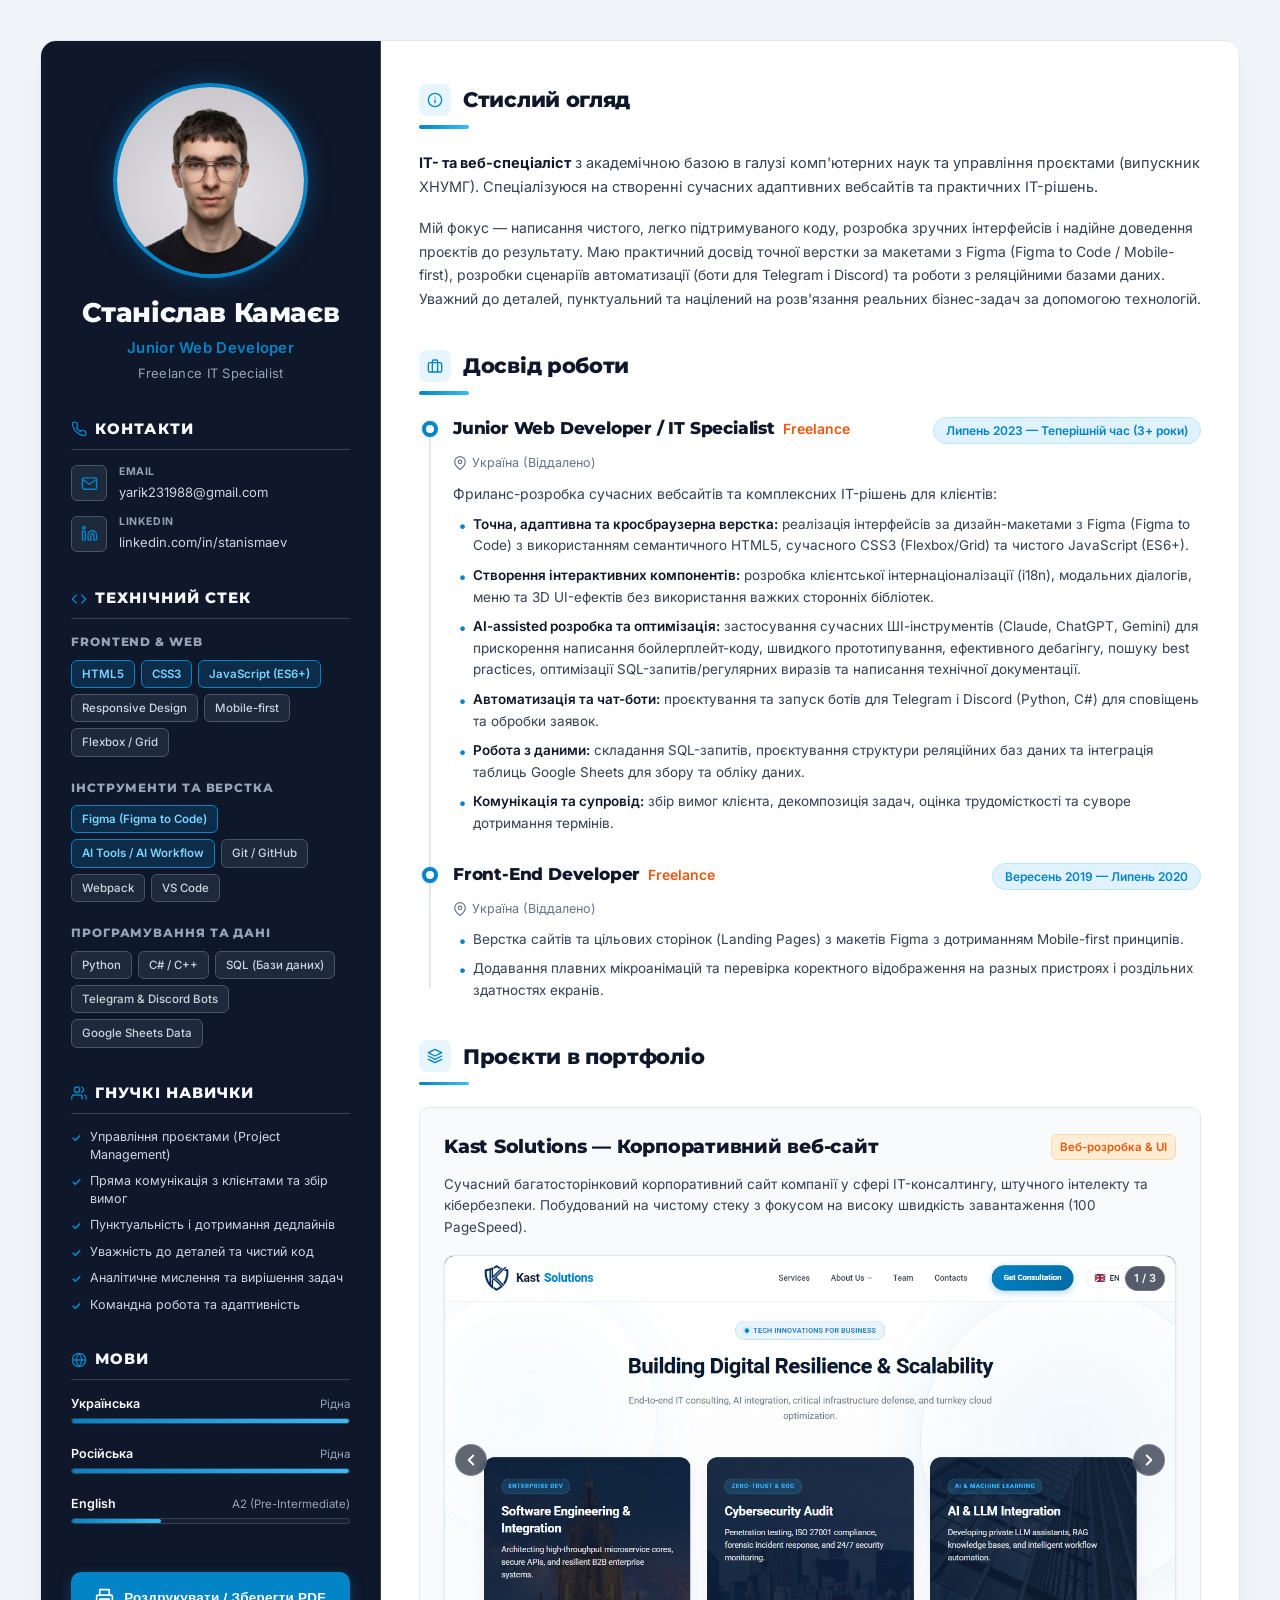
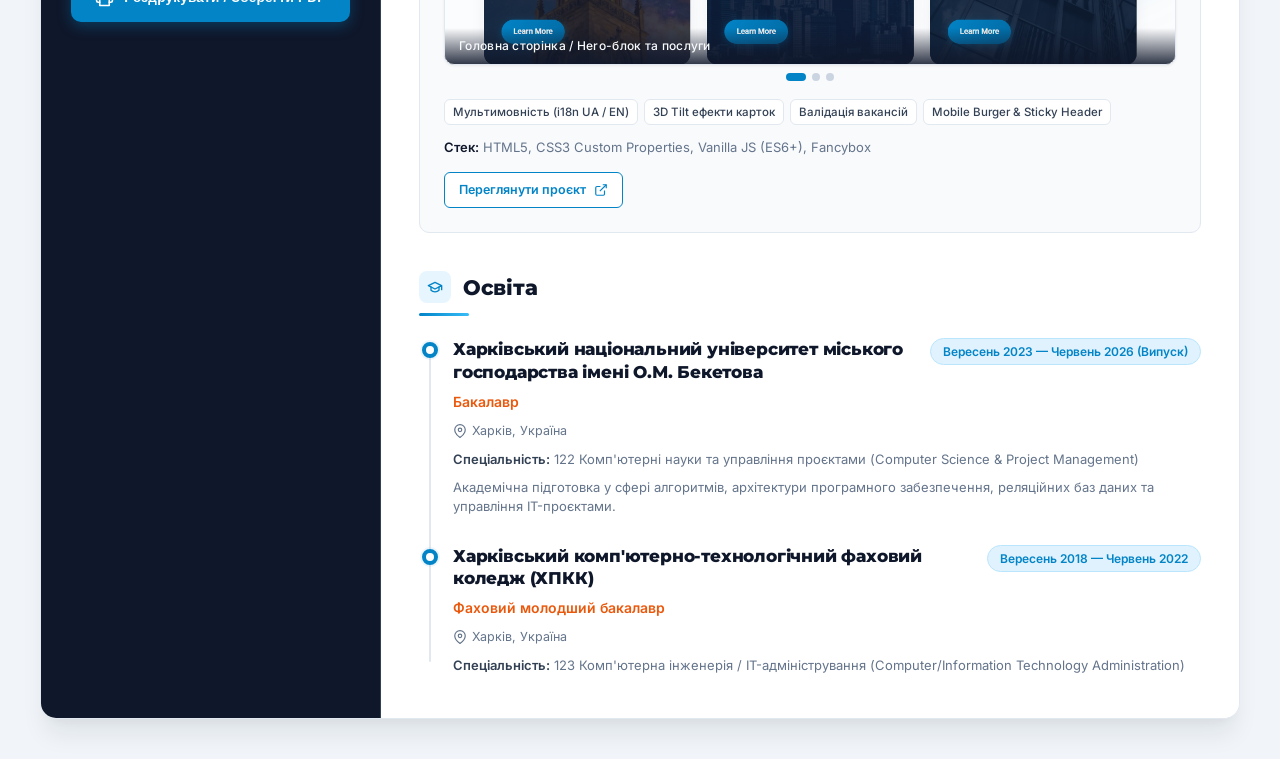
<file: index.html>
<!DOCTYPE html>
<html lang="uk">

<head>
    <meta charset="UTF-8">
    <meta name="viewport" content="width=device-width, initial-scale=1.0">
    <meta name="description"
        content="Резюме — Станіслав Камаєв, Junior Web Developer / Freelance IT Specialist. Розробка сучасних адаптивних вебсайтів, чистий код, фронтенд, автоматизація.">
    <title>Станіслав Камаєв — Junior Web Developer | Резюме</title>

    <!-- Favicon -->
    <link rel="icon" type="image/png" sizes="32x32" href="./img/Resume_logo_32_32.png">
    <link rel="icon" type="image/png" href="./img/Resume_logo_32_32.png">
    <link rel="apple-touch-icon" href="./img/Resume_logo.png">

    <!-- Google Fonts -->
    <link rel="preconnect" href="https://fonts.googleapis.com">
    <link rel="preconnect" href="https://fonts.gstatic.com" crossorigin>
    <link
        href="https://fonts.googleapis.com/css2?family=Inter:wght@400;500;600;700;800&family=Montserrat:wght@500;600;700;800;900&display=swap"
        rel="stylesheet">

    <!-- Stylesheet -->
    <link rel="stylesheet" href="./css/style.css">
</head>

<body>
    <div class="resume-wrapper">
        <!-- Main Card Container -->
        <div class="resume-card">

            <!-- Left Sidebar -->
            <aside class="resume-sidebar">
                <!-- Avatar and Profile Info -->
                <div class="profile-header">
                    <div class="avatar-container">
                        <img src="./img/me.jpg" alt="Станіслав Камаєв" class="profile-avatar" width="220" height="220">
                    </div>
                    <h1 class="profile-name">Станіслав Камаєв</h1>
                    <p class="profile-role">Junior Web Developer<br><span class="profile-subrole">Freelance IT
                            Specialist</span></p>
                </div>

                <!-- Contacts Section -->
                <section class="sidebar-section">
                    <h2 class="sidebar-title">
                        <svg class="section-icon" viewBox="0 0 24 24" fill="none" stroke="currentColor" stroke-width="2"
                            stroke-linecap="round" stroke-linejoin="round">
                            <path
                                d="M22 16.92v3a2 2 0 0 1-2.18 2 19.79 19.79 0 0 1-8.63-3.07 19.5 19.5 0 0 1-6-6 19.79 19.79 0 0 1-3.07-8.67A2 2 0 0 1 4.11 2h3a2 2 0 0 1 2 1.72 12.84 12.84 0 0 0 .7 2.81 2 2 0 0 1-.45 2.11L8.09 9.91a16 16 0 0 0 6 6l1.27-1.27a2 2 0 0 1 2.11-.45 12.84 12.84 0 0 0 2.81.7A2 2 0 0 1 22 16.92z" />
                        </svg>
                        Контакти
                    </h2>
                    <ul class="contact-list">
                        <li class="contact-item">
                            <span class="contact-icon">
                                <svg viewBox="0 0 24 24" fill="none" stroke="currentColor" stroke-width="2"
                                    stroke-linecap="round" stroke-linejoin="round">
                                    <path
                                        d="M4 4h16c1.1 0 2 .9 2 2v12c0 1.1-.9 2-2 2H4c-1.1 0-2-.9-2-2V6c0-1.1.9-2 2-2z" />
                                    <polyline points="22,6 12,13 2,6" />
                                </svg>
                            </span>
                            <div class="contact-info">
                                <span class="contact-label">Email</span>
                                <a href="mailto:yarik231988@gmail.com" class="contact-link">yarik231988@gmail.com</a>
                            </div>
                        </li>
                        <li class="contact-item">
                            <span class="contact-icon">
                                <svg viewBox="0 0 24 24" fill="none" stroke="currentColor" stroke-width="2"
                                    stroke-linecap="round" stroke-linejoin="round">
                                    <path
                                        d="M16 8a6 6 0 0 1 6 6v7h-4v-7a2 2 0 0 0-2-2 2 2 0 0 0-2 2v7h-4v-7a6 6 0 0 1 6-6z" />
                                    <rect x="2" y="9" width="4" height="12" />
                                    <circle cx="4" cy="4" r="2" />
                                </svg>
                            </span>
                            <div class="contact-info">
                                <span class="contact-label">LinkedIn</span>
                                <a href="https://www.linkedin.com/in/stanismaev" target="_blank"
                                    rel="noopener noreferrer" class="contact-link">linkedin.com/in/stanismaev</a>
                            </div>
                        </li>
                    </ul>
                </section>

                <!-- Technical Skills -->
                <section class="sidebar-section">
                    <h2 class="sidebar-title">
                        <svg class="section-icon" viewBox="0 0 24 24" fill="none" stroke="currentColor" stroke-width="2"
                            stroke-linecap="round" stroke-linejoin="round">
                            <polyline points="16 18 22 12 16 6" />
                            <polyline points="8 6 2 12 8 18" />
                        </svg>
                        Технічний стек
                    </h2>

                    <div class="skills-category">
                        <h3 class="category-name">Frontend & Web</h3>
                        <div class="skills-badges">
                            <span class="skill-badge highlight">HTML5</span>
                            <span class="skill-badge highlight">CSS3</span>
                            <span class="skill-badge highlight">JavaScript (ES6+)</span>
                            <span class="skill-badge">Responsive Design</span>
                            <span class="skill-badge">Mobile-first</span>
                            <span class="skill-badge">Flexbox / Grid</span>
                        </div>
                    </div>

                    <div class="skills-category">
                        <h3 class="category-name">Інструменти та верстка</h3>
                        <div class="skills-badges">
                            <span class="skill-badge highlight">Figma (Figma to Code)</span>
                            <span class="skill-badge highlight">AI Tools / AI Workflow</span>
                            <span class="skill-badge">Git / GitHub</span>
                            <span class="skill-badge">Webpack</span>
                            <span class="skill-badge">VS Code</span>
                        </div>
                    </div>

                    <div class="skills-category">
                        <h3 class="category-name">Програмування та дані</h3>
                        <div class="skills-badges">
                            <span class="skill-badge">Python</span>
                            <span class="skill-badge">C# / C++</span>
                            <span class="skill-badge">SQL (Бази даних)</span>
                            <span class="skill-badge">Telegram & Discord Bots</span>
                            <span class="skill-badge">Google Sheets Data</span>
                        </div>
                    </div>
                </section>

                <!-- Soft Skills -->
                <section class="sidebar-section">
                    <h2 class="sidebar-title">
                        <svg class="section-icon" viewBox="0 0 24 24" fill="none" stroke="currentColor" stroke-width="2"
                            stroke-linecap="round" stroke-linejoin="round">
                            <path d="M17 21v-2a4 4 0 0 0-4-4H5a4 4 0 0 0-4 4v2" />
                            <circle cx="9" cy="7" r="4" />
                            <path d="M23 21v-2a4 4 0 0 0-3-3.87" />
                            <path d="M16 3.13a4 4 0 0 1 0 7.75" />
                        </svg>
                        Гнучкі навички
                    </h2>
                    <ul class="soft-skills-list">
                        <li><span class="check-icon">✓</span> Управління проєктами (Project Management)</li>
                        <li><span class="check-icon">✓</span> Пряма комунікація з клієнтами та збір вимог</li>
                        <li><span class="check-icon">✓</span> Пунктуальність і дотримання дедлайнів</li>
                        <li><span class="check-icon">✓</span> Уважність до деталей та чистий код</li>
                        <li><span class="check-icon">✓</span> Аналітичне мислення та вирішення задач</li>
                        <li><span class="check-icon">✓</span> Командна робота та адаптивність</li>
                    </ul>
                </section>

                <!-- Languages -->
                <section class="sidebar-section">
                    <h2 class="sidebar-title">
                        <svg class="section-icon" viewBox="0 0 24 24" fill="none" stroke="currentColor" stroke-width="2"
                            stroke-linecap="round" stroke-linejoin="round">
                            <circle cx="12" cy="12" r="10" />
                            <line x1="2" y1="12" x2="22" y2="12" />
                            <path
                                d="M12 2a15.3 15.3 0 0 1 4 10 15.3 15.3 0 0 1-4 10 15.3 15.3 0 0 1-4-10 15.3 15.3 0 0 1 4-10z" />
                        </svg>
                        Мови
                    </h2>
                    <div class="language-item">
                        <div class="language-info">
                            <span class="language-name">Українська</span>
                            <span class="language-level">Рідна</span>
                        </div>
                        <div class="progress-bar">
                            <div class="progress-fill" style="width: 100%;"></div>
                        </div>
                    </div>
                    <div class="language-item">
                        <div class="language-info">
                            <span class="language-name">Російська</span>
                            <span class="language-level">Рідна</span>
                        </div>
                        <div class="progress-bar">
                            <div class="progress-fill" style="width: 100%;"></div>
                        </div>
                    </div>
                    <div class="language-item">
                        <div class="language-info">
                            <span class="language-name">English</span>
                            <span class="language-level">A2 (Pre-Intermediate)</span>
                        </div>
                        <div class="progress-bar">
                            <div class="progress-fill" style="width: 32%;"></div>
                        </div>
                    </div>
                </section>

                <!-- Actions -->
                <div class="sidebar-actions no-print">
                    <button class="btn btn-primary" onclick="window.print()">
                        <svg viewBox="0 0 24 24" fill="none" stroke="currentColor" stroke-width="2"
                            stroke-linecap="round" stroke-linejoin="round">
                            <polyline points="6 9 6 2 18 2 18 9" />
                            <path d="M6 18H4a2 2 0 0 1-2-2v-5a2 2 0 0 1 2-2h16a2 2 0 0 1 2 2v5a2 2 0 0 1-2 2h-2" />
                            <rect x="6" y="14" width="12" height="8" />
                        </svg>
                        Роздрукувати / Зберегти PDF
                    </button>
                </div>
            </aside>

            <!-- Main Content Area -->
            <main class="resume-main">

                <!-- About Me / Summary Section -->
                <section class="main-section summary-section">
                    <h2 class="main-title">
                        <span class="title-icon">
                            <svg viewBox="0 0 24 24" fill="none" stroke="currentColor" stroke-width="2"
                                stroke-linecap="round" stroke-linejoin="round">
                                <circle cx="12" cy="12" r="10" />
                                <line x1="12" y1="16" x2="12" y2="12" />
                                <line x1="12" y1="8" x2="12.01" y2="8" />
                            </svg>
                        </span>
                        Стислий огляд
                    </h2>
                    <p class="summary-lead">
                        <strong>IT- та веб-спеціаліст</strong> з академічною базою в галузі комп'ютерних наук та
                        управління проєктами (випускник ХНУМГ). Спеціалізуюся на створенні сучасних адаптивних вебсайтів
                        та практичних IT-рішень.
                    </p>
                    <p class="summary-text">
                        Мій фокус — написання чистого, легко підтримуваного коду, розробка зручних інтерфейсів і надійне
                        доведення проєктів до результату. Маю практичний досвід точної верстки за макетами з Figma
                        (Figma to Code / Mobile-first), розробки сценаріїв автоматизації (боти для Telegram і Discord)
                        та роботи з реляційними базами даних. Уважний до деталей, пунктуальний та націлений на
                        розв'язання реальних бізнес-задач за допомогою технологій.
                    </p>
                </section>

                <!-- Experience Section -->
                <section class="main-section">
                    <h2 class="main-title">
                        <span class="title-icon">
                            <svg viewBox="0 0 24 24" fill="none" stroke="currentColor" stroke-width="2"
                                stroke-linecap="round" stroke-linejoin="round">
                                <rect x="2" y="7" width="20" height="14" rx="2" ry="2" />
                                <path d="M16 21V5a2 2 0 0 0-2-2h-4a2 2 0 0 0-2 2v16" />
                            </svg>
                        </span>
                        Досвід роботи
                    </h2>

                    <div class="timeline">
                        <!-- Job 1 -->
                        <div class="timeline-item">
                            <div class="timeline-marker"></div>
                            <div class="timeline-header">
                                <div class="timeline-role-group">
                                    <h3 class="timeline-position">Junior Web Developer / IT Specialist</h3>
                                    <span class="timeline-company">Freelance</span>
                                </div>
                                <span class="timeline-badge">Липень 2023 — Теперішній час (3+ роки)</span>
                            </div>
                            <p class="timeline-location">
                                <svg viewBox="0 0 24 24" width="14" height="14" fill="none" stroke="currentColor"
                                    stroke-width="2">
                                    <path d="M21 10c0 7-9 13-9 13s-9-6-9-13a9 9 0 0 1 18 0z" />
                                    <circle cx="12" cy="10" r="3" />
                                </svg>
                                Україна (Віддалено)
                            </p>
                            <p class="timeline-desc">Фриланс-розробка сучасних вебсайтів та комплексних IT-рішень для
                                клієнтів:</p>
                            <ul class="timeline-duties">
                                <li><strong>Точна, адаптивна та кросбраузерна верстка:</strong> реалізація інтерфейсів
                                    за дизайн-макетами з Figma (Figma to Code) з використанням семантичного HTML5,
                                    сучасного CSS3 (Flexbox/Grid) та чистого JavaScript (ES6+).</li>
                                <li><strong>Створення інтерактивних компонентів:</strong> розробка клієнтської
                                    інтернаціоналізації (i18n), модальних діалогів, меню та 3D UI-ефектів без
                                    використання важких сторонніх бібліотек.</li>
                                <li><strong>AI-assisted розробка та оптимізація:</strong> застосування сучасних
                                    ШІ-інструментів (Claude, ChatGPT, Gemini) для прискорення написання
                                    бойлерплейт-коду, швидкого прототипування, ефективного дебагінгу, пошуку best
                                    practices, оптимізації SQL-запитів/регулярних виразів та написання технічної
                                    документації.</li>
                                <li><strong>Автоматизація та чат-боти:</strong> проєктування та запуск ботів для
                                    Telegram і Discord (Python, C#) для сповіщень та обробки заявок.</li>
                                <li><strong>Робота з даними:</strong> складання SQL-запитів, проєктування структури
                                    реляційних баз даних та інтеграція таблиць Google Sheets для збору та обліку даних.
                                </li>
                                <li><strong>Комунікація та супровід:</strong> збір вимог клієнта, декомпозиція задач,
                                    оцінка трудомісткості та суворе дотримання термінів.</li>
                            </ul>
                        </div>

                        <!-- Job 2 -->
                        <div class="timeline-item">
                            <div class="timeline-marker"></div>
                            <div class="timeline-header">
                                <div class="timeline-role-group">
                                    <h3 class="timeline-position">Front-End Developer</h3>
                                    <span class="timeline-company">Freelance</span>
                                </div>
                                <span class="timeline-badge">Вересень 2019 — Липень 2020</span>
                            </div>
                            <p class="timeline-location">
                                <svg viewBox="0 0 24 24" width="14" height="14" fill="none" stroke="currentColor"
                                    stroke-width="2">
                                    <path d="M21 10c0 7-9 13-9 13s-9-6-9-13a9 9 0 0 1 18 0z" />
                                    <circle cx="12" cy="10" r="3" />
                                </svg>
                                Україна (Віддалено)
                            </p>
                            <ul class="timeline-duties">
                                <li>Верстка сайтів та цільових сторінок (Landing Pages) з макетів Figma з дотриманням
                                    Mobile-first принципів.</li>
                                <li>Додавання плавних мікроанімацій та перевірка коректного відображення на разных
                                    пристроях і роздільних здатностях екранів.</li>
                            </ul>
                        </div>
                    </div>
                </section>

                <!-- Featured Projects / Portfolio Section -->
                <section class="main-section">
                    <h2 class="main-title">
                        <span class="title-icon">
                            <svg viewBox="0 0 24 24" fill="none" stroke="currentColor" stroke-width="2"
                                stroke-linecap="round" stroke-linejoin="round">
                                <polygon points="12 2 2 7 12 12 22 7 12 2" />
                                <polyline points="2 17 12 22 22 17" />
                                <polyline points="2 12 12 17 22 12" />
                            </svg>
                        </span>
                        Проєкти в портфоліо
                    </h2>

                    <div class="projects-grid">
                        <div class="project-card">
                            <div class="project-header">
                                <h3 class="project-title">Kast Solutions — Корпоративний веб-сайт</h3>
                                <span class="project-tag">Веб-розробка & UI</span>
                            </div>
                            <p class="project-desc">
                                Сучасний багатосторінковий корпоративний сайт компанії у сфері IT-консалтингу, штучного
                                інтелекту та кібербезпеки. Побудований на чистому стеку з фокусом на високу швидкість
                                завантаження (100 PageSpeed).
                            </p>

                            <!-- Project Screenshots Preview Slider -->
                            <div class="project-slider" id="projectSlider" aria-label="Скриншоти проєкту">
                                <div class="project-slider-wrapper">
                                    <div class="project-slides">
                                        <div class="project-slide active">
                                            <img src="./img/corp_site_img/img_1.png"
                                                alt="Kast Solutions — Головна сторінка" loading="lazy"
                                                draggable="false">
                                            <span class="slide-caption">Головна сторінка / Hero-блок та послуги</span>
                                        </div>
                                        <div class="project-slide">
                                            <img src="./img/corp_site_img/img_2.png"
                                                alt="Kast Solutions — Сторінка послуг та рішень" loading="lazy"
                                                draggable="false">
                                            <span class="slide-caption">Каталог IT-послуг та кібербезпеки</span>
                                        </div>
                                        <div class="project-slide">
                                            <img src="./img/corp_site_img/img_3.png"
                                                alt="Kast Solutions — Команда та сертифікати" loading="lazy"
                                                draggable="false">
                                            <span class="slide-caption">Команда експертів, сертифікати та
                                                контакти</span>
                                        </div>
                                    </div>

                                    <!-- Controls -->
                                    <button class="slider-btn prev" id="sliderPrev" aria-label="Попередній скриншот"
                                        type="button">
                                        <svg viewBox="0 0 24 24" width="18" height="18" fill="none"
                                            stroke="currentColor" stroke-width="2.5" stroke-linecap="round"
                                            stroke-linejoin="round">
                                            <polyline points="15 18 9 12 15 6" />
                                        </svg>
                                    </button>
                                    <button class="slider-btn next" id="sliderNext" aria-label="Наступний скриншот"
                                        type="button">
                                        <svg viewBox="0 0 24 24" width="18" height="18" fill="none"
                                            stroke="currentColor" stroke-width="2.5" stroke-linecap="round"
                                            stroke-linejoin="round">
                                            <polyline points="9 18 15 12 9 6" />
                                        </svg>
                                    </button>

                                    <!-- Counter -->
                                    <span class="slider-counter" id="sliderCounter">1 / 3</span>
                                </div>

                                <!-- Pagination Dots -->
                                <div class="slider-dots" id="sliderDots">
                                    <button class="slider-dot active" data-slide="0" aria-label="Скриншот 1"
                                        type="button"></button>
                                    <button class="slider-dot" data-slide="1" aria-label="Скриншот 2"
                                        type="button"></button>
                                    <button class="slider-dot" data-slide="2" aria-label="Скриншот 3"
                                        type="button"></button>
                                </div>
                            </div>

                            <div class="project-features">
                                <span class="feature-badge">Мультимовність (i18n UA / EN)</span>
                                <span class="feature-badge">3D Tilt ефекти карток</span>
                                <span class="feature-badge">Валідація вакансій</span>
                                <span class="feature-badge">Mobile Burger & Sticky Header</span>
                            </div>
                            <div class="project-tech-stack">
                                <strong>Стек:</strong> HTML5, CSS3 Custom Properties, Vanilla JS (ES6+), Fancybox
                            </div>
                            <div class="project-links">
                                <a href="./projects/corp_site/index.html" class="btn btn-outline" target="_blank">
                                    Переглянути проєкт
                                    <svg viewBox="0 0 24 24" width="14" height="14" fill="none" stroke="currentColor"
                                        stroke-width="2">
                                        <path d="M18 13v6a2 2 0 0 1-2 2H5a2 2 0 0 1-2-2V8a2 2 0 0 1 2-2h6" />
                                        <polyline points="15 3 21 3 21 9" />
                                        <line x1="10" y1="14" x2="21" y2="3" />
                                    </svg>
                                </a>
                            </div>
                        </div>
                    </div>
                </section>

                <!-- Education Section -->
                <section class="main-section">
                    <h2 class="main-title">
                        <span class="title-icon">
                            <svg viewBox="0 0 24 24" fill="none" stroke="currentColor" stroke-width="2"
                                stroke-linecap="round" stroke-linejoin="round">
                                <path d="M22 10v6M2 10l10-5 10 5-10 5z" />
                                <path d="M6 12v5c3 3 9 3 12 0v-5" />
                            </svg>
                        </span>
                        Освіта
                    </h2>

                    <div class="timeline">
                        <!-- University -->
                        <div class="timeline-item">
                            <div class="timeline-marker"></div>
                            <div class="timeline-header">
                                <div class="timeline-role-group">
                                    <h3 class="timeline-position">Харківський національний університет міського господарства
                                        імені О.М. Бекетова</h3>
                                    <span class="timeline-company">Бакалавр</span>
                                </div>
                                <span class="timeline-badge">Вересень 2023 — Червень 2026 (Випуск)</span>
                            </div>
                            <p class="timeline-location">
                                <svg viewBox="0 0 24 24" width="14" height="14" fill="none" stroke="currentColor"
                                    stroke-width="2">
                                    <path d="M21 10c0 7-9 13-9 13s-9-6-9-13a9 9 0 0 1 18 0z" />
                                    <circle cx="12" cy="10" r="3" />
                                </svg>
                                Харків, Україна
                            </p>
                            <p class="timeline-specialty"><strong>Спеціальність:</strong> 122 Комп'ютерні науки та
                                управління проєктами (Computer Science & Project Management)</p>
                            <p class="timeline-subtext">Академічна підготовка у сфері алгоритмів, архітектури
                                програмного забезпечення, реляційних баз даних та управління IT-проєктами.</p>
                        </div>

                        <!-- College -->
                        <div class="timeline-item">
                            <div class="timeline-marker"></div>
                            <div class="timeline-header">
                                <div class="timeline-role-group">
                                    <h3 class="timeline-position">Харківський комп'ютерно-технологічний фаховий коледж
                                        (ХПКК)</h3>
                                    <span class="timeline-company">Фаховий молодший бакалавр</span>
                                </div>
                                <span class="timeline-badge">Вересень 2018 — Червень 2022</span>
                            </div>
                            <p class="timeline-location">
                                <svg viewBox="0 0 24 24" width="14" height="14" fill="none" stroke="currentColor"
                                    stroke-width="2">
                                    <path d="M21 10c0 7-9 13-9 13s-9-6-9-13a9 9 0 0 1 18 0z" />
                                    <circle cx="12" cy="10" r="3" />
                                </svg>
                                Харків, Україна
                            </p>
                            <p class="timeline-specialty"><strong>Спеціальність:</strong> 123 Комп'ютерна інженерія /
                                IT-адміністрування (Computer/Information Technology Administration)</p>
                        </div>
                    </div>
                </section>

        </div>
    </div>

    <!-- Project Slider Script -->
    <script>
        document.addEventListener('DOMContentLoaded', () => {
            const slider = document.getElementById('projectSlider');
            if (!slider) return;

            const wrapper = slider.querySelector('.project-slider-wrapper');
            const slides = slider.querySelectorAll('.project-slide');
            const dots = slider.querySelectorAll('.slider-dot');
            const prevBtn = document.getElementById('sliderPrev');
            const nextBtn = document.getElementById('sliderNext');
            const counter = document.getElementById('sliderCounter');
            let currentSlide = 0;
            const totalSlides = slides.length;

            function showSlide(index) {
                currentSlide = (index + totalSlides) % totalSlides;
                slides.forEach((slide, i) => {
                    slide.classList.toggle('active', i === currentSlide);
                });
                dots.forEach((dot, i) => {
                    dot.classList.toggle('active', i === currentSlide);
                });
                if (counter) {
                    counter.textContent = `${currentSlide + 1} / ${totalSlides}`;
                }
            }

            if (prevBtn) {
                prevBtn.addEventListener('click', (e) => {
                    e.preventDefault();
                    e.stopPropagation();
                    showSlide(currentSlide - 1);
                });
            }

            if (nextBtn) {
                nextBtn.addEventListener('click', (e) => {
                    e.preventDefault();
                    e.stopPropagation();
                    showSlide(currentSlide + 1);
                });
            }

            dots.forEach((dot) => {
                dot.addEventListener('click', (e) => {
                    e.preventDefault();
                    e.stopPropagation();
                    const slideIndex = parseInt(dot.getAttribute('data-slide'), 10);
                    showSlide(slideIndex);
                });
            });

            // Pointer drag & touch swipe
            if (wrapper) {
                wrapper.setAttribute('tabindex', '0');

                wrapper.addEventListener('keydown', (e) => {
                    if (e.key === 'ArrowLeft') {
                        e.preventDefault();
                        showSlide(currentSlide - 1);
                    } else if (e.key === 'ArrowRight') {
                        e.preventDefault();
                        showSlide(currentSlide + 1);
                    }
                });

                let isPointerDown = false;
                let startX = 0;
                let startY = 0;
                let currentX = 0;
                let isHorizontalSwipe = false;

                const onPointerDown = (e) => {
                    if (e.pointerType === 'mouse' && e.button !== 0) return;
                    if (e.target.closest('.slider-btn') || e.target.closest('.slider-dot')) return;

                    isPointerDown = true;
                    startX = e.clientX;
                    startY = e.clientY;
                    currentX = e.clientX;
                    isHorizontalSwipe = false;
                    wrapper.classList.add('is-dragging');
                    try { wrapper.setPointerCapture(e.pointerId); } catch (_) { }
                };

                const onPointerMove = (e) => {
                    if (!isPointerDown) return;
                    currentX = e.clientX;
                    const deltaX = currentX - startX;
                    const deltaY = e.clientY - startY;

                    if (!isHorizontalSwipe) {
                        if (Math.abs(deltaX) > 8 || Math.abs(deltaY) > 8) {
                            if (Math.abs(deltaX) >= Math.abs(deltaY)) {
                                isHorizontalSwipe = true;
                            } else {
                                isPointerDown = false;
                                wrapper.classList.remove('is-dragging');
                                try { wrapper.releasePointerCapture(e.pointerId); } catch (_) { }
                            }
                        }
                    }
                };

                const onPointerUp = (e) => {
                    if (!isPointerDown) return;
                    const deltaX = currentX - startX;
                    const threshold = 35;

                    if (isHorizontalSwipe && Math.abs(deltaX) >= threshold) {
                        if (deltaX < 0) {
                            showSlide(currentSlide + 1);
                        } else {
                            showSlide(currentSlide - 1);
                        }
                    }

                    isPointerDown = false;
                    isHorizontalSwipe = false;
                    wrapper.classList.remove('is-dragging');
                    try { wrapper.releasePointerCapture(e.pointerId); } catch (_) { }
                };

                const onPointerCancel = (e) => {
                    isPointerDown = false;
                    isHorizontalSwipe = false;
                    wrapper.classList.remove('is-dragging');
                    try { wrapper.releasePointerCapture(e.pointerId); } catch (_) { }
                };

                wrapper.addEventListener('pointerdown', onPointerDown);
                wrapper.addEventListener('pointermove', onPointerMove);
                wrapper.addEventListener('pointerup', onPointerUp);
                wrapper.addEventListener('pointercancel', onPointerCancel);
            }
        });
    </script>
</body>

</html>
</file>
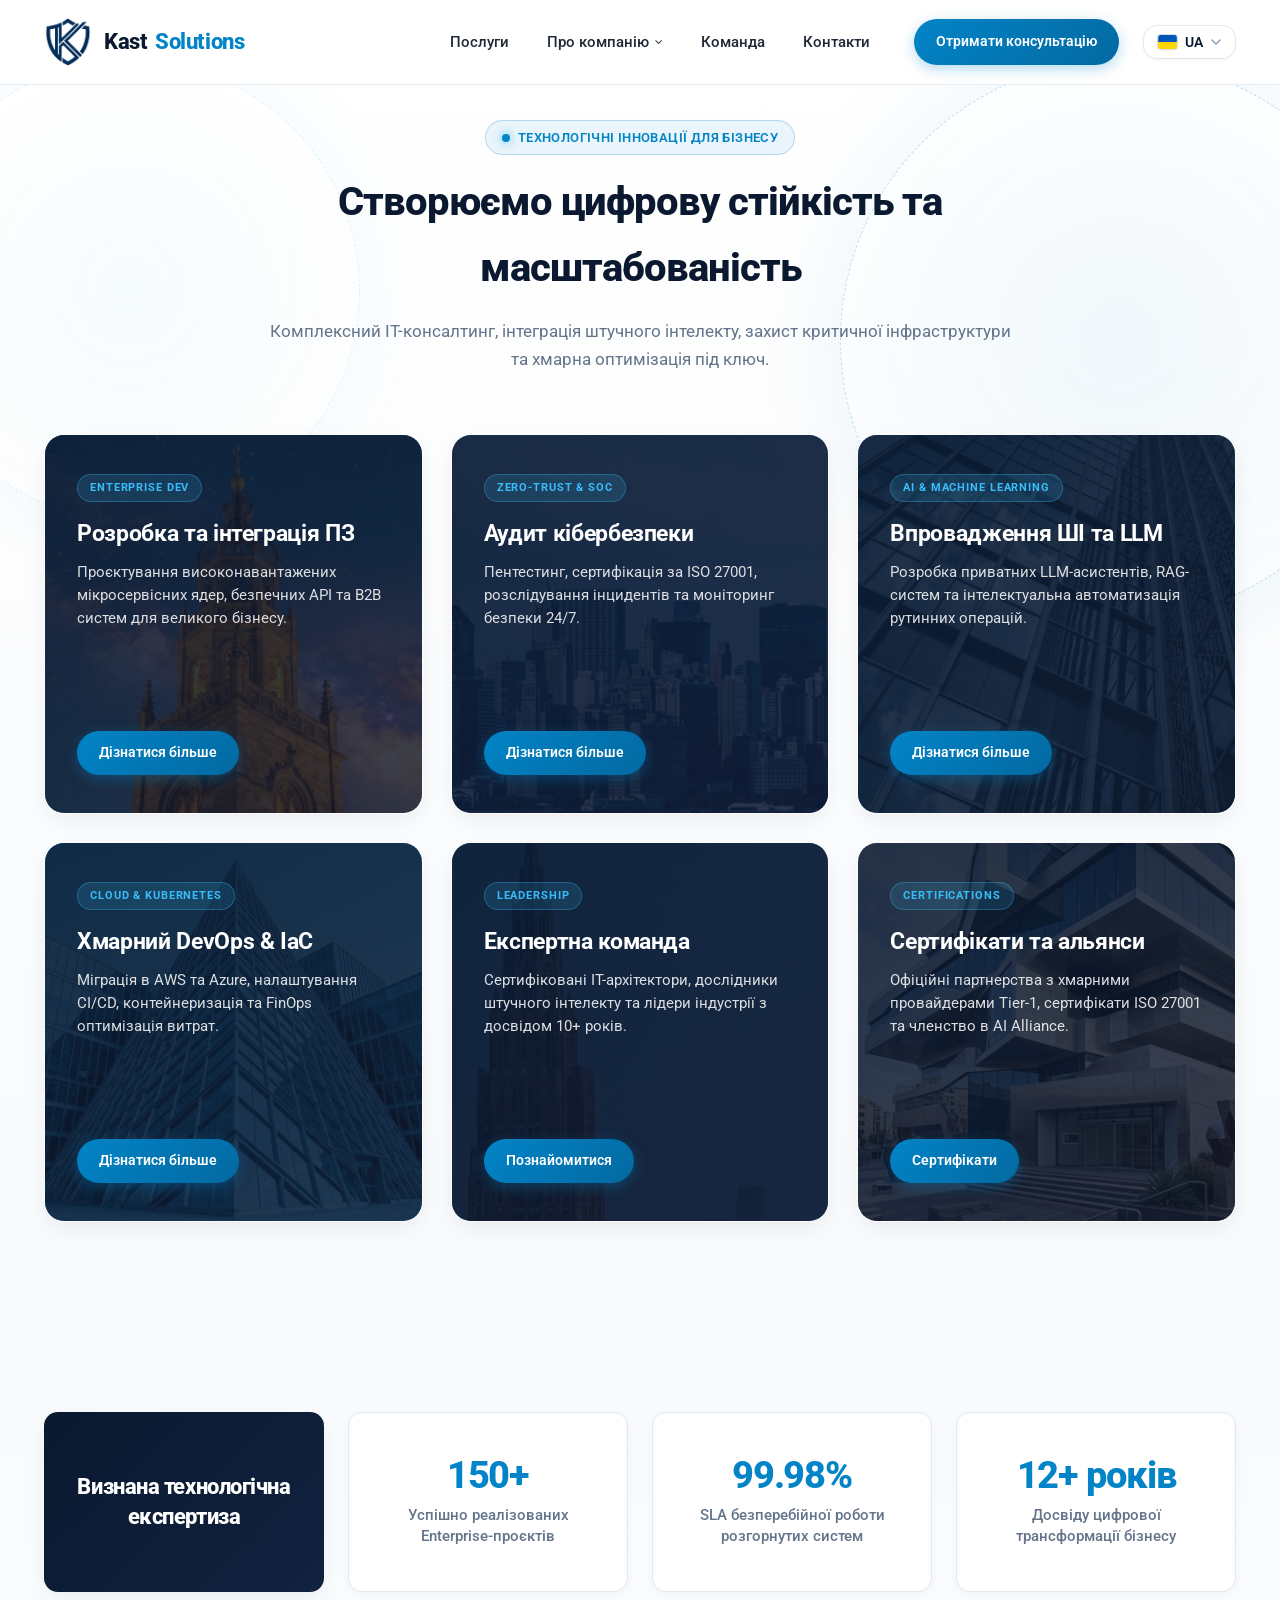
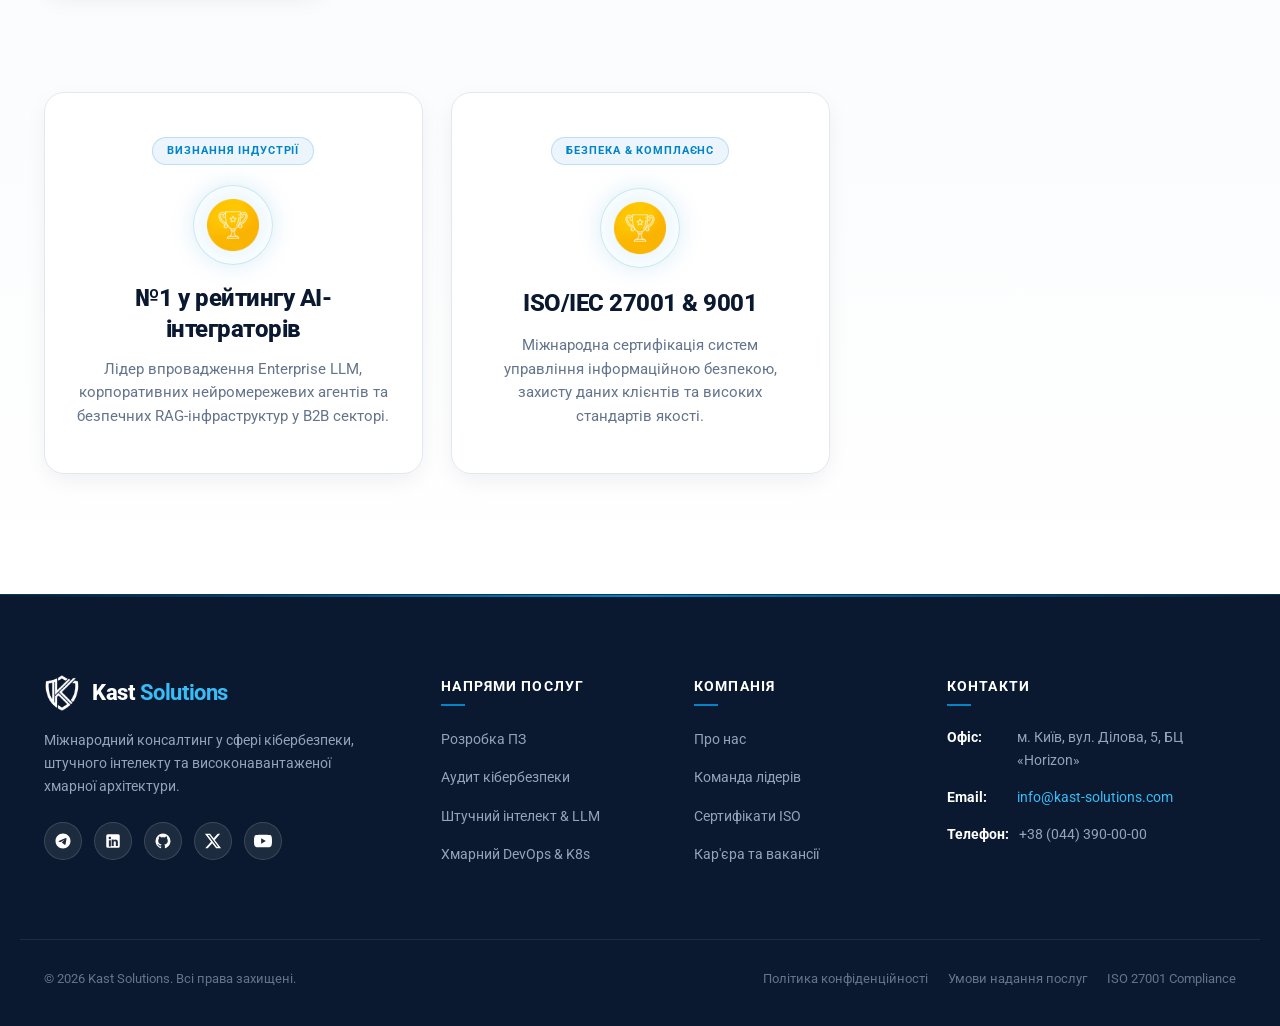
<file: projects/corp_site/index.html>
<!DOCTYPE html>
<html lang="uk">

<head>
  <!-- Anti-FOUC (Flash of Untranslated Content) Prevention Script -->
  <script>
    (function () {
      try {
        var savedLang = localStorage.getItem('kast_site_lang');
        if (savedLang === 'en') {
          document.documentElement.lang = 'en';
          document.documentElement.classList.add('lang-en-pending');
          setTimeout(function () {
            document.documentElement.classList.remove('lang-en-pending');
          }, 300);
        }
      } catch (e) {}
    })();
  </script>
  <meta charset="UTF-8">
  <meta http-equiv="X-UA-Compatible" content="IE=edge">
  <meta name="viewport" content="width=device-width, initial-scale=1.0">
  <title>Kast Solutions — ІТ-консалтинг, Кібербезпека та AI-рішення</title>
  <meta name="meta-title-key" content="index.meta_title">
  <meta name="meta-desc-key" content="index.meta_desc">
  <meta name="description"
    content="Kast Solutions — провідний технологічний партнер у сфері корпоративної розробки ПЗ, аудиту кібербезпеки, штучного інтелекту та хмарних DevOps рішень.">
  <meta name="keywords"
    content="Kast Solutions, IT консалтинг, кібербезпека, штучний інтелект, розробка ПЗ, DevOps, хмарні рішення, аудит безпеки, ISO 27001">

  <!-- FontAwesome for icons (Local) -->
  <link rel="stylesheet" href="css/font-awesome.min.css">
  <!-- Core Stylesheet -->
  <link rel="stylesheet" href="css/style.css?v=11">
  <link rel="icon" type="image/png" sizes="32x32" href="img/32_32_logo.png">
</head>

<body>

  <!-- HEADER -->
  <header class="header">
    <div class="container header-main">

      <!-- Brand Logo -->
      <a href="index.html" class="header__logo">
        <img src="img/logo.png" width="48" height="48" alt="Kast Solutions">
        <span class="header__logo-brand">Kast <span>Solutions</span></span>
      </a>

      <!-- Navigation Menu -->
      <nav class="header-main__nav">
        <ul class="header-main__menu">
          <li>
            <a href="services.html" data-i18n="nav.services">Послуги</a>
          </li>
          <li>
            <span><span data-i18n="nav.about">Про компанію</span> <i class="fa fa-angle-down"></i></span>
            <div class="header-main__submenu-block">
              <div class="header-main__submenu-wrap">
                <ul class="header-main__submenu">
                  <li><a href="about.html" data-i18n="nav.about_us">Про нас</a></li>
                  <li><a href="licenses.html" data-i18n="nav.certificates">Сертифікати</a></li>
                  <li><a href="contacts.html#vacancies" data-i18n="nav.careers">Вакансії</a></li>
                </ul>
              </div>
            </div>
          </li>
          <li>
            <a href="team.html" data-i18n="nav.team">Команда</a>
          </li>
          <li>
            <a href="contacts.html" data-i18n="nav.contacts">Контакти</a>
          </li>
        </ul>

        <a href="#callback-modal" data-modal-target="callback-modal" class="header__cta-btn" data-i18n="nav.cta">Отримати консультацію</a>
      </nav>

      <!-- Header Actions (Language Dropdown & Burger) -->
      <div class="header__actions">
        <div class="lang-dropdown" id="lang-dropdown">
          <button type="button" class="lang-dropdown__toggle" id="lang-toggle-btn" aria-haspopup="listbox" aria-expanded="false" aria-label="Вибір мови">
            <span class="lang-dropdown__flag" id="current-lang-flag">
              <svg class="flag-icon" viewBox="0 0 640 480" width="18" height="13.5" aria-hidden="true">
                <g fill-rule="evenodd" stroke-width="1pt">
                  <path fill="#0057b7" d="M0 0h640v240H0z"/>
                  <path fill="#ffd700" d="M0 240h640v240H0z"/>
                </g>
              </svg>
            </span>
            <span class="lang-dropdown__label" id="current-lang-label">UA</span>
            <svg class="lang-dropdown__chevron" width="10" height="6" viewBox="0 0 10 6" fill="none" aria-hidden="true">
              <path d="M1 1L5 5L9 1" stroke="currentColor" stroke-width="1.6" stroke-linecap="round" stroke-linejoin="round"/>
            </svg>
          </button>
          <div class="lang-dropdown__menu" role="listbox" aria-labelledby="lang-toggle-btn">
            <button type="button" class="lang-dropdown__item active" data-lang="uk" role="option" aria-selected="true">
              <span class="lang-dropdown__flag">
                <svg class="flag-icon" viewBox="0 0 640 480" width="18" height="13.5" aria-hidden="true">
                  <g fill-rule="evenodd" stroke-width="1pt">
                    <path fill="#0057b7" d="M0 0h640v240H0z"/>
                    <path fill="#ffd700" d="M0 240h640v240H0z"/>
                  </g>
                </svg>
              </span>
              <span class="lang-dropdown__name">Українська</span>
              <svg class="lang-dropdown__check" width="12" height="10" viewBox="0 0 12 10" fill="none" aria-hidden="true">
                <path d="M1 5L4.5 8.5L11 1.5" stroke="currentColor" stroke-width="2" stroke-linecap="round" stroke-linejoin="round"/>
              </svg>
            </button>
            <button type="button" class="lang-dropdown__item" data-lang="en" role="option" aria-selected="false">
              <span class="lang-dropdown__flag">
                <svg class="flag-icon" viewBox="0 0 640 480" width="18" height="13.5" aria-hidden="true">
                  <path fill="#012169" d="M0 0h640v480H0z"/>
                  <path fill="#FFF" d="m75 0 244 181L562 0h78v62L400 240l240 178v62h-80L320 301 81 480H0v-60l239-180L0 64V0h75z"/>
                  <path fill="#C8102E" d="m424 288 216 162v30h-40L384 300l40-12zm-208 0-40 12L0 426v-30l176-132 40 24zM640 0v16L464 148l-40-24L600 0h40zM0 0h40L216 132l-40 24L0 34V0z"/>
                  <path fill="#FFF" d="M240 0h160v480H240zM0 160h640v160H0z"/>
                  <path fill="#C8102E" d="M267 0h106v480H267zM0 187h640v106H0z"/>
                </svg>
              </span>
              <span class="lang-dropdown__name">English</span>
              <svg class="lang-dropdown__check" width="12" height="10" viewBox="0 0 12 10" fill="none" aria-hidden="true">
                <path d="M1 5L4.5 8.5L11 1.5" stroke="currentColor" stroke-width="2" stroke-linecap="round" stroke-linejoin="round"/>
              </svg>
            </button>
          </div>
        </div>

        <!-- Mobile Burger Menu Button -->
        <button class="header__burger" aria-label="Відкрити меню" data-i18n-aria="header.burger_aria">
          <span></span>
          <span></span>
          <span></span>
        </button>
      </div>

    </div>
  </header>

  <main>

    <!-- SERVICES GRID SECTION (Symmetrical 6-card Grid) -->
    <section class="services">
      <div class="container">

        <div class="services__header">
          <span class="tech-badge" data-i18n="index.hero_badge">Технологічні інновації для бізнесу</span>
          <h2 data-i18n="index.hero_title">Створюємо цифрову стійкість та масштабованість</h2>
          <p data-i18n="index.hero_subtitle">Комплексний IT-консалтинг, інтеграція штучного інтелекту, захист критичної інфраструктури та хмарна оптимізація під ключ.</p>
        </div>

        <div class="services__grid">

          <!-- Card 1: Enterprise Software -->
          <div class="services__item services__item--audit">
            <a href="services.html" class="block_link" aria-label="Розробка корпоративного ПЗ"></a>
            <div>
              <span class="services__tag" data-i18n="index.s1_tag">Enterprise Dev</span>
              <h2 data-i18n="index.s1_title">Розробка та інтеграція ПЗ</h2>
            </div>
            <div class="services__text">
              <p data-i18n="index.s1_desc">Проєктування високонавантажених мікросервісних ядер, безпечних API та B2B систем для великого бізнесу.</p>
              <a href="services.html" class="btn btn-azure" data-i18n="index.s1_btn">Дізнатися більше</a>
            </div>
          </div>

          <!-- Card 2: Cybersecurity & Zero Trust -->
          <div class="services__item services__item--jurist">
            <a href="services.html" class="block_link" aria-label="Аудит кібербезпеки"></a>
            <div>
              <span class="services__tag" data-i18n="index.s2_tag">Zero-Trust & SOC</span>
              <h2 data-i18n="index.s2_title">Аудит кібербезпеки</h2>
            </div>
            <div class="services__text">
              <p data-i18n="index.s2_desc">Пентестинг, сертифікація за ISO 27001, розслідування інцидентів та моніторинг безпеки 24/7.</p>
              <a href="services.html" class="btn btn-azure" data-i18n="index.s2_btn">Дізнатися більше</a>
            </div>
          </div>

          <!-- Card 3: AI & Process Automation -->
          <div class="services__item services__item--consulting">
            <a href="services.html" class="block_link" aria-label="Штучний інтелект"></a>
            <div>
              <span class="services__tag" data-i18n="index.s3_tag">AI & Machine Learning</span>
              <h2 data-i18n="index.s3_title">Впровадження ШІ та LLM</h2>
            </div>
            <div class="services__text">
              <p data-i18n="index.s3_desc">Розробка приватних LLM-асистентів, RAG-систем та інтелектуальна автоматизація рутинних операцій.</p>
              <a href="services.html" class="btn btn-azure" data-i18n="index.s3_btn">Дізнатися більше</a>
            </div>
          </div>

          <!-- Card 4: Cloud & DevOps -->
          <div class="services__item services__item--invest">
            <a href="services.html" class="block_link" aria-label="Хмарний DevOps"></a>
            <div>
              <span class="services__tag" data-i18n="index.s4_tag">Cloud & Kubernetes</span>
              <h2 data-i18n="index.s4_title">Хмарний DevOps & IaC</h2>
            </div>
            <div class="services__text">
              <p data-i18n="index.s4_desc">Міграція в AWS та Azure, налаштування CI/CD, контейнеризація та FinOps оптимізація витрат.</p>
              <a href="services.html" class="btn btn-azure" data-i18n="index.s4_btn">Дізнатися більше</a>
            </div>
          </div>

          <!-- Card 5: Leadership / Team -->
          <div class="services__item services__item--couting">
            <a href="team.html" class="block_link" aria-label="Команда Kast Solutions"></a>
            <div>
              <span class="services__tag" data-i18n="index.s5_tag">Leadership</span>
              <h2 data-i18n="index.s5_title">Експертна команда</h2>
            </div>
            <div class="services__text">
              <p data-i18n="index.s5_desc">Сертифіковані IT-архітектори, дослідники штучного інтелекту та лідери індустрії з досвідом 10+ років.</p>
              <a href="team.html" class="btn btn-azure" data-i18n="index.s5_btn">Познайомитися</a>
            </div>
          </div>

          <!-- Card 6: Certifications & Alliances -->
          <div class="services__item services__item--rating">
            <a href="licenses.html" class="block_link" aria-label="Сертифікати та партнерства"></a>
            <div>
              <span class="services__tag" data-i18n="index.s6_tag">Certifications</span>
              <h2 data-i18n="index.s6_title">Сертифікати та альянси</h2>
            </div>
            <div class="services__text">
              <p data-i18n="index.s6_desc">Офіційні партнерства з хмарними провайдерами Tier-1, сертифікати ISO 27001 та членство в AI Alliance.</p>
              <a href="licenses.html" class="btn btn-azure" data-i18n="index.s6_btn">Сертифікати</a>
            </div>
          </div>

        </div>

        <!-- Ambient decorative rings -->
        <div class="circle"></div>
        <div class="circle circle2"></div>
      </div>
    </section>

    <!-- WRAPPER FOR STATS AND ACHIEVEMENTS -->
    <div class="wrap-bg">

      <!-- STATISTICS SECTION (Equal Sizes) -->
      <section class="plus">
        <div class="container">
          <div class="plus__item plus__item--title">
            <h3 data-i18n="index.stats_title">Визнана технологічна експертиза</h3>
          </div>
          <div class="plus__item">
            <b>150+</b>
            <p data-i18n="index.stat1_desc">Успішно реалізованих Enterprise-проєктів</p>
          </div>
          <div class="plus__item">
            <b>99.98%</b>
            <p data-i18n="index.stat2_desc">SLA безперебійної роботи розгорнутих систем</p>
          </div>
          <div class="plus__item">
            <b>12+ років</b>
            <p data-i18n="index.stat3_desc">Досвіду цифрової трансформації бізнесу</p>
          </div>
        </div>
      </section>

      <!-- ACHIEVEMENTS SECTION -->
      <section class="rating">
        <div class="container rating__container">

          <!-- Achievement Item 1 -->
          <div class="rating__item">
            <div class="rating__item-wrap">
              <div class="rating__block">
                <span class="rating__badge" data-i18n="index.ach1_badge">Визнання індустрії</span>
                <div class="rating__icon-wrap">
                  <img class="rating__price" src="img/kubok.png" width="52" height="52" alt="Нагорода AI Leader">
                </div>
                <h3 class="rating__title" data-i18n="index.ach1_title">№1 у рейтингу AI-інтеграторів</h3>
                <p class="rating__text" data-i18n="index.ach1_desc">Лідер впровадження Enterprise LLM, корпоративних нейромережевих агентів та безпечних RAG-інфраструктур у B2B секторі.</p>
              </div>
            </div>
          </div>

          <!-- Achievement Item 2 -->
          <div class="rating__item">
            <div class="rating__item-wrap">
              <div class="rating__block">
                <span class="rating__badge" data-i18n="index.ach2_badge">Безпека & Комплаєнс</span>
                <div class="rating__icon-wrap">
                  <img class="rating__price" src="img/kubok.png" width="52" height="52" alt="Сертифікат ISO">
                </div>
                <h3 class="rating__title" data-i18n="index.ach2_title">ISO/IEC 27001 & 9001</h3>
                <p class="rating__text" data-i18n="index.ach2_desc">Міжнародна сертифікація систем управління інформаційною безпекою, захисту даних клієнтів та високих стандартів якості.</p>
              </div>
            </div>
          </div>

          <!-- Achievement Item 3 -->
          <div class="rating__item">
            <div class="rating__item-wrap">
              <div class="rating__block">
                <span class="rating__badge" data-i18n="index.ach3_badge">Хмарне партнерство</span>
                <div class="rating__icon-wrap">
                  <img class="rating__price" src="img/kubok.png" width="52" height="52" alt="Хмарний партнер Tier-1">
                </div>
                <h3 class="rating__title" data-i18n="index.ach3_title">Tier-1 Cloud Partner</h3>
                <p class="rating__text" data-i18n="index.ach3_desc">Офіційний сертифікований статус партнера AWS Advanced Tier та Microsoft Azure Gold Platform з підтримкою 24/7 SLA.</p>
              </div>
            </div>
          </div>

        </div>
      </section>

    </div>

  </main>

  <!-- REDESIGNED FOOTER (Modern Tech B2B Layout) -->
  <footer class="footer">
    <div class="container footer__grid">

      <!-- Col 1: Brand & Multi-Social Links -->
      <div>
        <div class="footer__col-logo">
          <img src="img/logo.png" width="36" height="36" alt="Kast Solutions">
          <span>Kast <b>Solutions</b></span>
        </div>
        <p class="footer__brand-text" data-i18n="footer.brand_desc">
          Міжнародний консалтинг у сфері кібербезпеки, штучного інтелекту та високонавантаженої хмарної архітектури.
        </p>
        <div class="footer__social-list">
          <a href="https://t.me/kast_solutions_demo" target="_blank" rel="noopener noreferrer" class="footer__social-link" aria-label="Telegram">
            <svg viewBox="0 0 24 24"><path d="M12 2C6.48 2 2 6.48 2 12s4.48 10 10 10 10-4.48 10-10S17.52 2 12 2zm4.64 6.8c-.15 1.58-.8 5.42-1.13 7.19-.14.75-.42 1-.68 1.03-.58.05-1.02-.38-1.58-.75-.88-.58-1.38-.94-2.23-1.5-.99-.65-.35-1.01.22-1.59.15-.15 2.71-2.48 2.76-2.69a.2.2 0 00-.05-.18c-.06-.05-.14-.03-.21-.02-.09.02-1.49.95-4.22 2.79-.4.27-.76.41-1.08.4-.36-.01-1.04-.2-1.55-.37-.63-.2-1.12-.31-1.08-.66.02-.18.27-.36.74-.55 2.92-1.27 4.86-2.11 5.83-2.51 2.78-1.16 3.35-1.36 3.73-1.36.08 0 .27.02.39.12.1.08.13.19.14.27-.01.06.01.24 0 .38z"/></svg>
          </a>
          <a href="#" target="_blank" rel="noopener noreferrer" class="footer__social-link" aria-label="LinkedIn">
            <svg viewBox="0 0 24 24"><path d="M19 3a2 2 0 0 1 2 2v14a2 2 0 0 1-2 2H5a2 2 0 0 1-2-2V5a2 2 0 0 1 2-2h14m-.5 15.5v-5.3a3.26 3.26 0 0 0-3.26-3.26c-.85 0-1.84.52-2.28 1.3v-1.11h-2.79v8.37h2.79v-4.93c0-.77.62-1.4 1.39-1.4a1.4 1.4 0 0 1 1.4 1.4v4.93h2.75M6.46 10.9v8.37H9.2V10.9H6.46M7.83 6.25c-.91 0-1.64.73-1.64 1.64s.73 1.64 1.64 1.64 1.64-.73 1.64-1.64-.73-1.64-1.64-1.64z"/></svg>
          </a>
          <a href="#" target="_blank" rel="noopener noreferrer" class="footer__social-link" aria-label="GitHub">
            <svg viewBox="0 0 24 24"><path d="M12 2A10 10 0 0 0 2 12c0 4.42 2.87 8.17 6.84 9.5.5.08.66-.23.66-.5v-1.69c-2.77.6-3.36-1.34-3.36-1.34-.46-1.16-1.11-1.47-1.11-1.47-.91-.62.07-.6.07-.6 1 .07 1.53 1.03 1.53 1.03.87 1.52 2.34 1.07 2.91.83.1-.65.35-1.09.63-1.34-2.22-.25-4.55-1.11-4.55-4.92 0-1.11.38-2 1.03-2.71-.1-.25-.45-1.29.1-2.64 0 0 .84-.27 2.75 1.02.79-.22 1.65-.33 2.5-.33.85 0 1.71.11 2.5.33 1.91-1.29 2.75-1.02 2.75-1.02.55 1.35.2 2.39.1 2.64.65.71 1.03 1.6 1.03 2.71 0 3.82-2.34 4.66-4.57 4.91.36.31.69.92.69 1.85V21c0 .27.16.59.67.5C19.14 20.16 22 16.42 22 12A10 10 0 0 0 12 2z"/></svg>
          </a>
          <a href="#" target="_blank" rel="noopener noreferrer" class="footer__social-link" aria-label="X (Twitter)">
            <svg viewBox="0 0 24 24"><path d="M18.244 2.25h3.308l-7.227 8.26 8.502 11.24H16.17l-5.214-6.817L4.99 21.75H1.68l7.73-8.835L1.254 2.25H8.08l4.713 6.231zm-1.161 17.52h1.833L7.084 4.126H5.117z"/></svg>
          </a>
          <a href="#" target="_blank" rel="noopener noreferrer" class="footer__social-link" aria-label="YouTube">
            <svg viewBox="0 0 24 24"><path d="M23.498 6.186a3.016 3.016 0 0 0-2.122-2.136C19.505 3.545 12 3.545 12 3.545s-7.505 0-9.377.505A3.017 3.017 0 0 0 .502 6.186C0 8.07 0 12 0 12s0 3.93.502 5.814a3.016 3.016 0 0 0 2.122 2.136c1.871.505 9.376.505 9.376.505s7.505 0 9.377-.505a3.015 3.015 0 0 0 2.122-2.136C24 15.93 24 12 24 12s0-3.93-.502-5.814zM9.545 15.568V8.432L15.818 12l-6.273 3.568z"/></svg>
          </a>
        </div>
      </div>

      <!-- Col 2: Solutions -->
      <div>
        <p class="footer__col-title" data-i18n="footer.col_solutions">Напрями послуг</p>
        <ul class="footer__menu-list">
          <li><a href="services.html" data-i18n="footer.sol_software">Розробка ПЗ</a></li>
          <li><a href="services.html" data-i18n="footer.sol_cyber">Аудит кібербезпеки</a></li>
          <li><a href="services.html" data-i18n="footer.sol_ai">Штучний інтелект & LLM</a></li>
          <li><a href="services.html" data-i18n="footer.sol_cloud">Хмарний DevOps & K8s</a></li>
        </ul>
      </div>

      <!-- Col 3: Company -->
      <div>
        <p class="footer__col-title" data-i18n="footer.col_company">Компанія</p>
        <ul class="footer__menu-list">
          <li><a href="about.html" data-i18n="footer.comp_about">Про нас</a></li>
          <li><a href="team.html" data-i18n="footer.comp_team">Команда лідерів</a></li>
          <li><a href="licenses.html" data-i18n="footer.comp_certs">Сертифікати ISO</a></li>
          <li><a href="contacts.html#vacancies" data-i18n="footer.comp_careers">Кар'єра та вакансії</a></li>
        </ul>
      </div>

      <!-- Col 4: Contacts -->
      <div>
        <p class="footer__col-title" data-i18n="footer.col_contacts">Контакти</p>
        <ul class="footer__contacts-list">
          <li><strong data-i18n="footer.contact_office_label">Офіс:</strong> <span data-i18n="footer.contact_office_val">м. Київ, вул. Ділова, 5, БЦ «Horizon»</span></li>
          <li><strong data-i18n="footer.contact_email_label">Email:</strong> <a href="mailto:info@kast-solutions.com">info@kast-solutions.com</a></li>
          <li><strong data-i18n="footer.contact_phone_label">Телефон:</strong> +38 (044) 390-00-00</li>
        </ul>
      </div>

    </div>

    <div class="container footer__bottom">
      <p class="footer__copy" data-i18n="footer.copy">&copy; 2026 Kast Solutions. Всі права захищені.</p>
      <div class="footer__bottom-links">
        <a href="#" data-i18n="footer.privacy">Політика конфіденційності</a>
        <a href="#" data-i18n="footer.terms">Умови надання послуг</a>
        <a href="#" data-i18n="footer.compliance">ISO 27001 Compliance</a>
      </div>
    </div>
  </footer>

  <!-- MODAL POPUP FOR CALLBACK -->
  <div class="modal" id="callback-modal">
    <div class="modal__backdrop"></div>
    <div class="modal__content">
      <button class="modal__close" data-modal-close aria-label="Закрити модальне вікно" data-i18n-aria="modal.close_aria"></button>
      <h3 class="modal__title" data-i18n="modal.title">Замовити консультацію</h3>
      <p class="modal__subtitle" data-i18n="modal.subtitle">Заповніть форму, і наш провідний IT-архітектор зв'яжеться з вами протягом 15 хвилин.</p>

      <form>
        <div class="form-group">
          <label for="modal-name" data-i18n="modal.name_label">Ваше ім’я</label>
          <input type="text" id="modal-name" name="name" class="form-control" placeholder="Олександр" data-i18n-placeholder="modal.name_placeholder" required>
        </div>
        <div class="form-group">
          <label for="modal-phone" data-i18n="modal.phone_label">Номер телефону</label>
          <input type="tel" id="modal-phone" name="phone" class="form-control" placeholder="+38 (0XX) XXX-XX-XX" data-i18n-placeholder="modal.phone_placeholder"
            required>
        </div>

        <div class="form-consent">
          <input type="checkbox" id="modal-consent" checked required>
          <label for="modal-consent">
            <span data-i18n="modal.consent">Я даю згоду на обробку моїх персональних даних відповідно до політики конфіденційності.</span>
          </label>
        </div>

        <button type="submit" class="btn btn-primary" style="width: 100%;" data-i18n="modal.submit_btn">Залишити заявку</button>
      </form>
    </div>
  </div>

  <!-- Client-side Scripts -->
  <script src="js/i18n.js?v=1" defer></script>
  <script src="js/main.js?v=11" defer></script>
</body>

</html>
</file>
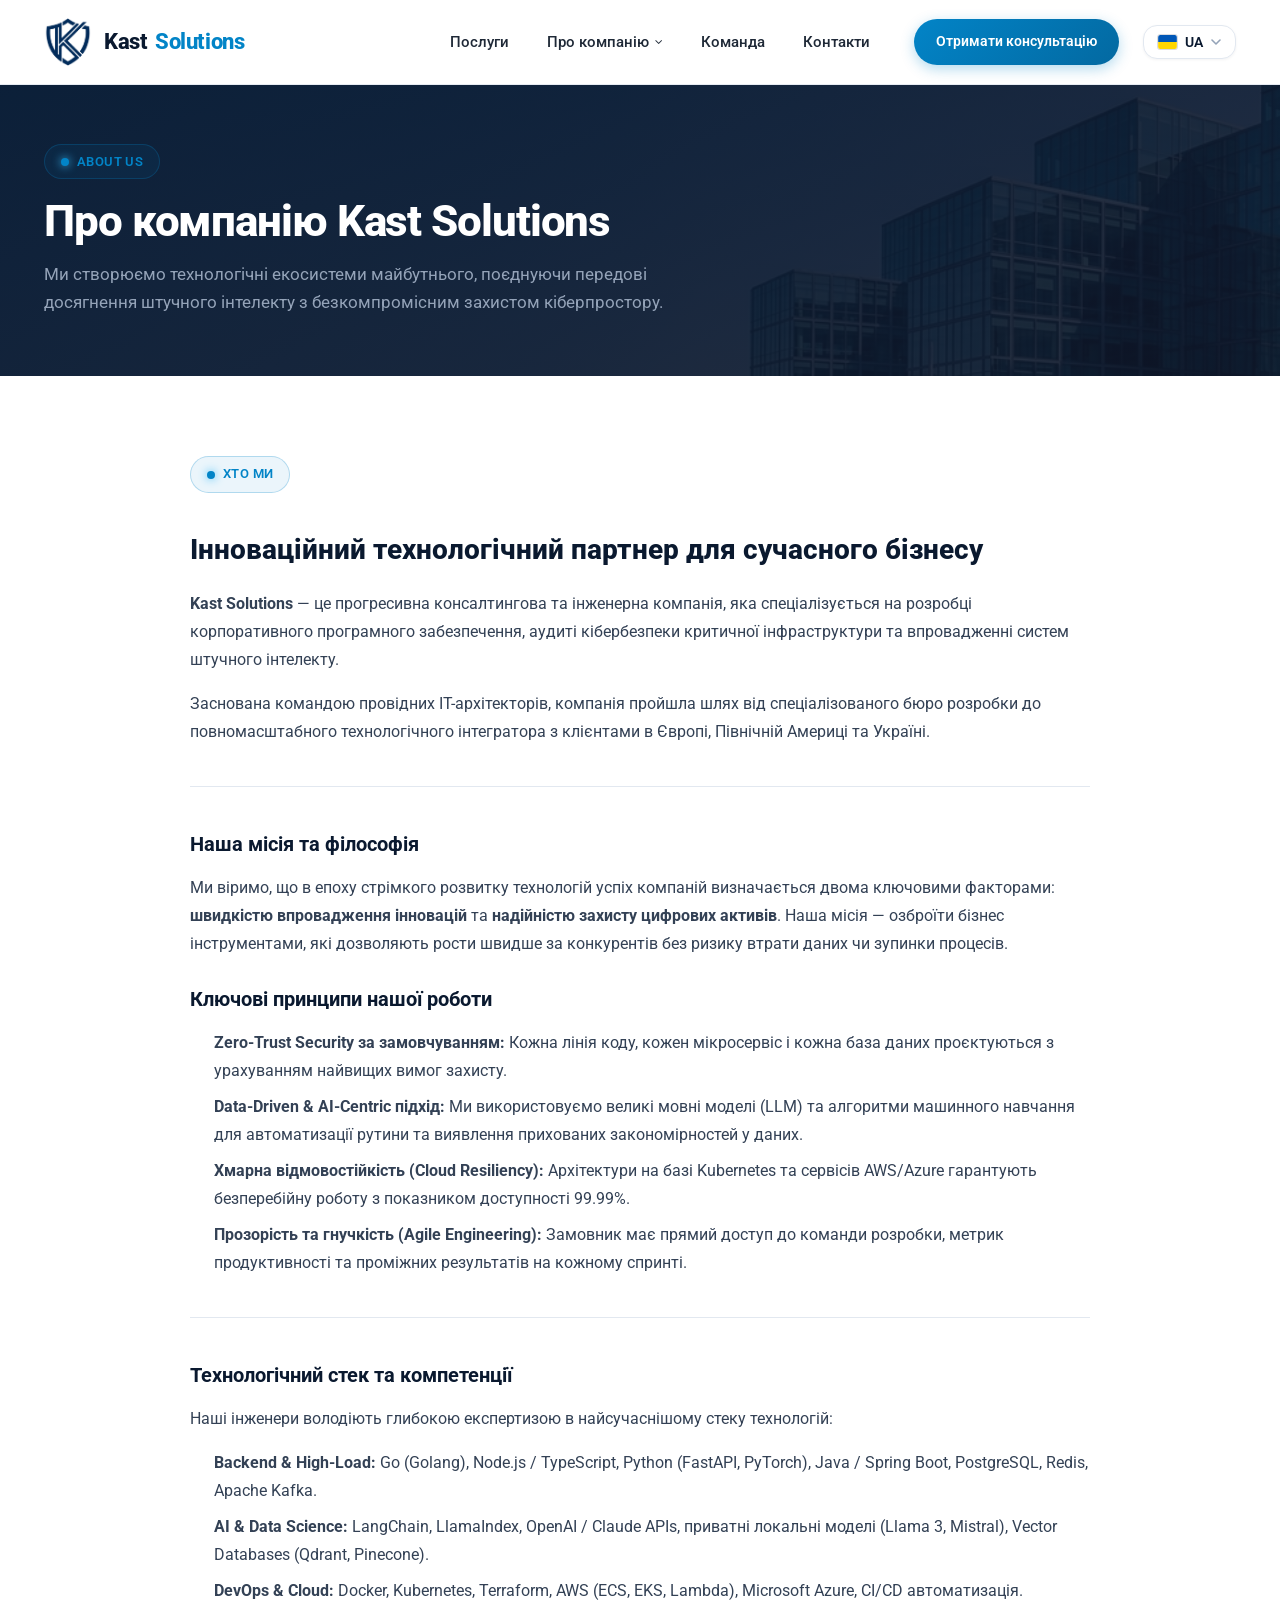
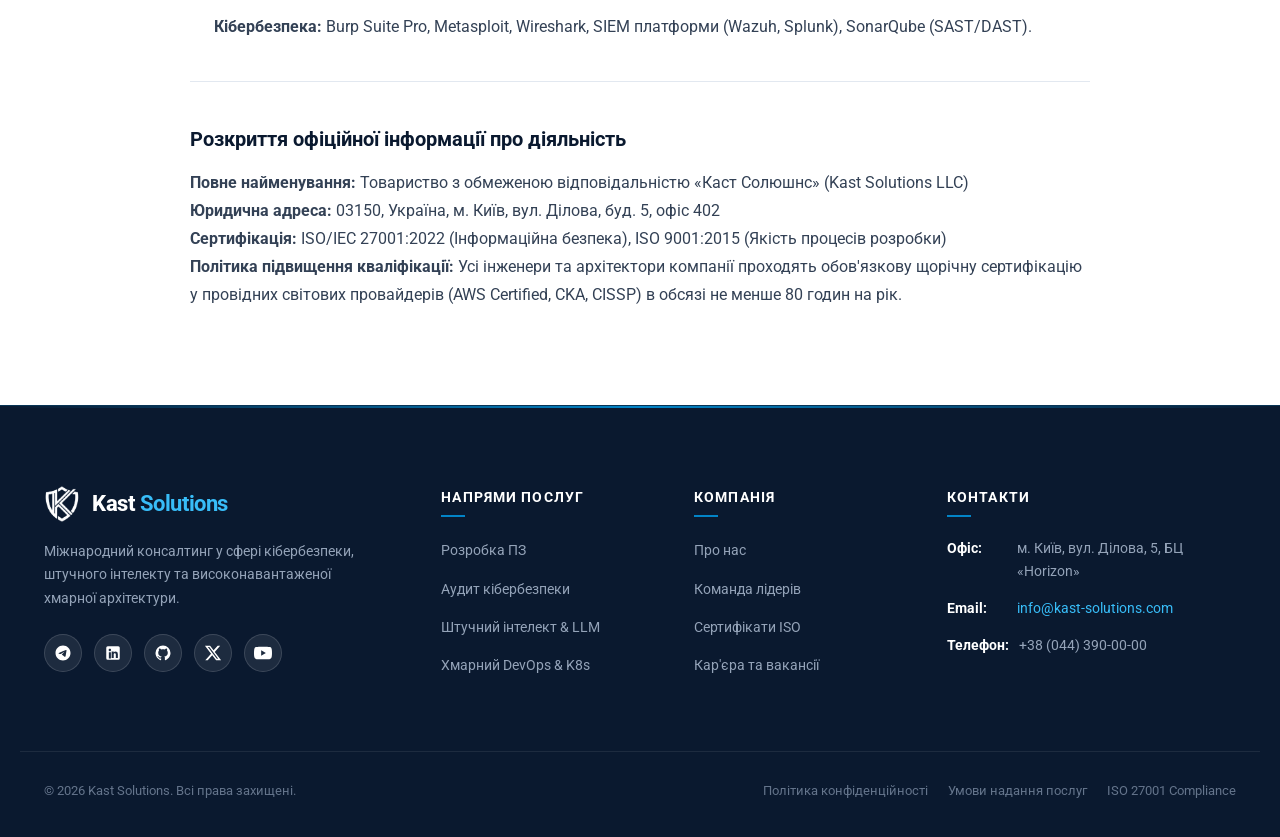
<file: projects/corp_site/about.html>
<!DOCTYPE html>
<html lang="uk">

<head>
  <!-- Anti-FOUC (Flash of Untranslated Content) Prevention Script -->
  <script>
    (function () {
      try {
        var savedLang = localStorage.getItem('kast_site_lang');
        if (savedLang === 'en') {
          document.documentElement.lang = 'en';
          document.documentElement.classList.add('lang-en-pending');
          setTimeout(function () {
            document.documentElement.classList.remove('lang-en-pending');
          }, 300);
        }
      } catch (e) {}
    })();
  </script>
  <meta charset="UTF-8">
  <meta http-equiv="X-UA-Compatible" content="IE=edge">
  <meta name="viewport" content="width=device-width, initial-scale=1.0">
  <title>Про компанію — Kast Solutions</title>
  <meta name="meta-title-key" content="about.meta_title">
  <meta name="meta-desc-key" content="about.meta_desc">
  <meta name="description"
    content="Дізнайтеся більше про Kast Solutions: місія, принципи роботи, історія розвитку, технологічні стандарти кібербезпеки та впровадження штучного інтелекту.">
  <meta name="keywords"
    content="Kast Solutions про компанію, історія Kast Solutions, стандарти IT, ISO 27001, кібербезпека Київ, AI консалтинг">

  <!-- FontAwesome for icons (Local) -->
  <link rel="stylesheet" href="css/font-awesome.min.css">
  <!-- Core Stylesheet -->
  <link rel="stylesheet" href="css/style.css?v=11">
  <link rel="icon" type="image/png" sizes="32x32" href="img/32_32_logo.png">
</head>

<body>

  <!-- HEADER -->
  <header class="header">
    <div class="container header-main">

      <!-- Brand Logo -->
      <a href="index.html" class="header__logo">
        <img src="img/logo.png" width="48" height="48" alt="Kast Solutions">
        <span class="header__logo-brand">Kast <span>Solutions</span></span>
      </a>

      <!-- Navigation Menu -->
      <nav class="header-main__nav">
        <ul class="header-main__menu">
          <li>
            <a href="services.html" data-i18n="nav.services">Послуги</a>
          </li>
          <li class="active">
            <span><span data-i18n="nav.about">Про компанію</span> <i class="fa fa-angle-down"></i></span>
            <div class="header-main__submenu-block">
              <div class="header-main__submenu-wrap">
                <ul class="header-main__submenu">
                  <li><a href="about.html" data-i18n="nav.about_us">Про нас</a></li>
                  <li><a href="licenses.html" data-i18n="nav.certificates">Сертифікати</a></li>
                  <li><a href="contacts.html#vacancies" data-i18n="nav.careers">Вакансії</a></li>
                </ul>
              </div>
            </div>
          </li>
          <li>
            <a href="team.html" data-i18n="nav.team">Команда</a>
          </li>
          <li>
            <a href="contacts.html" data-i18n="nav.contacts">Контакти</a>
          </li>
        </ul>

        <a href="#callback-modal" data-modal-target="callback-modal" class="header__cta-btn" data-i18n="nav.cta">Отримати консультацію</a>
      </nav>

      <!-- Header Actions (Language Dropdown & Burger) -->
      <div class="header__actions">
        <div class="lang-dropdown" id="lang-dropdown">
          <button type="button" class="lang-dropdown__toggle" id="lang-toggle-btn" aria-haspopup="listbox" aria-expanded="false" aria-label="Вибір мови">
            <span class="lang-dropdown__flag" id="current-lang-flag">
              <svg class="flag-icon" viewBox="0 0 640 480" width="18" height="13.5" aria-hidden="true">
                <g fill-rule="evenodd" stroke-width="1pt">
                  <path fill="#0057b7" d="M0 0h640v240H0z"/>
                  <path fill="#ffd700" d="M0 240h640v240H0z"/>
                </g>
              </svg>
            </span>
            <span class="lang-dropdown__label" id="current-lang-label">UA</span>
            <svg class="lang-dropdown__chevron" width="10" height="6" viewBox="0 0 10 6" fill="none" aria-hidden="true">
              <path d="M1 1L5 5L9 1" stroke="currentColor" stroke-width="1.6" stroke-linecap="round" stroke-linejoin="round"/>
            </svg>
          </button>
          <div class="lang-dropdown__menu" role="listbox" aria-labelledby="lang-toggle-btn">
            <button type="button" class="lang-dropdown__item active" data-lang="uk" role="option" aria-selected="true">
              <span class="lang-dropdown__flag">
                <svg class="flag-icon" viewBox="0 0 640 480" width="18" height="13.5" aria-hidden="true">
                  <g fill-rule="evenodd" stroke-width="1pt">
                    <path fill="#0057b7" d="M0 0h640v240H0z"/>
                    <path fill="#ffd700" d="M0 240h640v240H0z"/>
                  </g>
                </svg>
              </span>
              <span class="lang-dropdown__name">Українська</span>
              <svg class="lang-dropdown__check" width="12" height="10" viewBox="0 0 12 10" fill="none" aria-hidden="true">
                <path d="M1 5L4.5 8.5L11 1.5" stroke="currentColor" stroke-width="2" stroke-linecap="round" stroke-linejoin="round"/>
              </svg>
            </button>
            <button type="button" class="lang-dropdown__item" data-lang="en" role="option" aria-selected="false">
              <span class="lang-dropdown__flag">
                <svg class="flag-icon" viewBox="0 0 640 480" width="18" height="13.5" aria-hidden="true">
                  <path fill="#012169" d="M0 0h640v480H0z"/>
                  <path fill="#FFF" d="m75 0 244 181L562 0h78v62L400 240l240 178v62h-80L320 301 81 480H0v-60l239-180L0 64V0h75z"/>
                  <path fill="#C8102E" d="m424 288 216 162v30h-40L384 300l40-12zm-208 0-40 12L0 426v-30l176-132 40 24zM640 0v16L464 148l-40-24L600 0h40zM0 0h40L216 132l-40 24L0 34V0z"/>
                  <path fill="#FFF" d="M240 0h160v480H240zM0 160h640v160H0z"/>
                  <path fill="#C8102E" d="M267 0h106v480H267zM0 187h640v106H0z"/>
                </svg>
              </span>
              <span class="lang-dropdown__name">English</span>
              <svg class="lang-dropdown__check" width="12" height="10" viewBox="0 0 12 10" fill="none" aria-hidden="true">
                <path d="M1 5L4.5 8.5L11 1.5" stroke="currentColor" stroke-width="2" stroke-linecap="round" stroke-linejoin="round"/>
              </svg>
            </button>
          </div>
        </div>

        <!-- Mobile Burger Menu Button -->
        <button class="header__burger" aria-label="Відкрити меню" data-i18n-aria="header.burger_aria">
          <span></span>
          <span></span>
          <span></span>
        </button>
      </div>

    </div>
  </header>

  <main>
    <!-- PAGE BANNER -->
    <section class="page-banner" style="background-image: url('img/header1.jpg');">
      <div class="page-banner__content">
        <span class="tech-badge" style="margin-bottom: 16px;" data-i18n="about.banner_badge">About Us</span>
        <h1 class="page-banner__title" data-i18n="about.banner_title">
          Про компанію Kast Solutions
        </h1>
        <p class="page-banner__subtitle" data-i18n="about.banner_subtitle">
          Ми створюємо технологічні екосистеми майбутнього, поєднуючи передові досягнення штучного інтелекту з безкомпромісним захистом кіберпростору.
        </p>
      </div>
    </section>

    <!-- ABOUT CONTENT SECTION -->
    <section class="about_page_section" style="padding: 80px 0;">
      <div class="container">
        <div class="content" style="max-width: 900px; margin: 0 auto;">

          <span class="tech-badge" data-i18n="about.who_badge">Хто ми</span>
          <h2 data-i18n="about.who_title">Інноваційний технологічний партнер для сучасного бізнесу</h2>
          <p data-i18n="about.who_p1" data-i18n-html="true">
            <strong>Kast Solutions</strong> — це прогресивна консалтингова та інженерна компанія, яка спеціалізується на розробці корпоративного програмного забезпечення, аудиті кібербезпеки критичної інфраструктури та впровадженні систем штучного інтелекту.
          </p>
          <p data-i18n="about.who_p2" data-i18n-html="true">
            Заснована командою провідних IT-архітекторів, компанія пройшла шлях від спеціалізованого бюро розробки до повномасштабного технологічного інтегратора з клієнтами в Європі, Північній Америці та Україні.
          </p>

          <hr style="border: none; border-top: 1px solid var(--color-border); margin: 40px 0;">

          <h3 data-i18n="about.mission_title">Наша місія та філософія</h3>
          <p data-i18n="about.mission_p" data-i18n-html="true">
            Ми віримо, що в епоху стрімкого розвитку технологій успіх компаній визначається двома ключовими факторами: <strong>швидкістю впровадження інновацій</strong> та <strong>надійністю захисту цифрових активів</strong>. Наша місія — озброїти бізнес інструментами, які дозволяють рости швидше за конкурентів без ризику втрати даних чи зупинки процесів.
          </p>

          <h3 data-i18n="about.principles_title">Ключові принципи нашої роботи</h3>
          <ul>
            <li data-i18n="about.pr1" data-i18n-html="true"><strong>Zero-Trust Security за замовчуванням:</strong> Кожна лінія коду, кожен мікросервіс і кожна база даних проєктуються з урахуванням найвищих вимог захисту.</li>
            <li data-i18n="about.pr2" data-i18n-html="true"><strong>Data-Driven & AI-Centric підхід:</strong> Ми використовуємо великі мовні моделі (LLM) та алгоритми машинного навчання для автоматизації рутини та виявлення прихованих закономірностей у даних.</li>
            <li data-i18n="about.pr3" data-i18n-html="true"><strong>Хмарна відмовостійкість (Cloud Resiliency):</strong> Архітектури на базі Kubernetes та сервісів AWS/Azure гарантують безперебійну роботу з показником доступності 99.99%.</li>
            <li data-i18n="about.pr4" data-i18n-html="true"><strong>Прозорість та гнучкість (Agile Engineering):</strong> Замовник має прямий доступ до команди розробки, метрик продуктивності та проміжних результатів на кожному спринті.</li>
          </ul>

          <hr style="border: none; border-top: 1px solid var(--color-border); margin: 40px 0;">

          <h3 data-i18n="about.stack_title">Технологічний стек та компетенції</h3>
          <p data-i18n="about.stack_intro">
            Наші інженери володіють глибокою експертизою в найсучаснішому стеку технологій:
          </p>
          <ul>
            <li data-i18n="about.st1" data-i18n-html="true"><strong>Backend & High-Load:</strong> Go (Golang), Node.js / TypeScript, Python (FastAPI, PyTorch), Java / Spring Boot, PostgreSQL, Redis, Apache Kafka.</li>
            <li data-i18n="about.st2" data-i18n-html="true"><strong>AI & Data Science:</strong> LangChain, LlamaIndex, OpenAI / Claude APIs, приватні локальні моделі (Llama 3, Mistral), Vector Databases (Qdrant, Pinecone).</li>
            <li data-i18n="about.st3" data-i18n-html="true"><strong>DevOps & Cloud:</strong> Docker, Kubernetes, Terraform, AWS (ECS, EKS, Lambda), Microsoft Azure, CI/CD автоматизація.</li>
            <li data-i18n="about.st4" data-i18n-html="true"><strong>Кібербезпека:</strong> Burp Suite Pro, Metasploit, Wireshark, SIEM платформи (Wazuh, Splunk), SonarQube (SAST/DAST).</li>
          </ul>

          <hr style="border: none; border-top: 1px solid var(--color-border); margin: 40px 0;">

          <h3 data-i18n="about.disclosure_title">Розкриття офіційної інформації про діяльність</h3>
          <p data-i18n="about.disclosure_body" data-i18n-html="true">
            <strong>Повне найменування:</strong> Товариство з обмеженою відповідальністю «Каст Солюшнс» (Kast Solutions LLC)<br>
            <strong>Юридична адреса:</strong> 03150, Україна, м. Київ, вул. Ділова, буд. 5, офіс 402<br>
            <strong>Сертифікація:</strong> ISO/IEC 27001:2022 (Інформаційна безпека), ISO 9001:2015 (Якість процесів розробки)<br>
            <strong>Політика підвищення кваліфікації:</strong> Усі інженери та архітектори компанії проходять обов'язкову щорічну сертифікацію у провідних світових провайдерів (AWS Certified, CKA, CISSP) в обсязі не менше 80 годин на рік.
          </p>

        </div>
      </div>
    </section>
  </main>

  <!-- REDESIGNED FOOTER (Modern Tech B2B Layout) -->
  <footer class="footer">
    <div class="container footer__grid">

      <!-- Col 1: Brand & Multi-Social Links -->
      <div>
        <div class="footer__col-logo">
          <img src="img/logo.png" width="36" height="36" alt="Kast Solutions">
          <span>Kast <b>Solutions</b></span>
        </div>
        <p class="footer__brand-text" data-i18n="footer.brand_desc">
          Міжнародний консалтинг у сфері кібербезпеки, штучного інтелекту та високонавантаженої хмарної архітектури.
        </p>
        <div class="footer__social-list">
          <a href="https://t.me/kast_solutions_demo" target="_blank" rel="noopener noreferrer" class="footer__social-link" aria-label="Telegram">
            <svg viewBox="0 0 24 24"><path d="M12 2C6.48 2 2 6.48 2 12s4.48 10 10 10 10-4.48 10-10S17.52 2 12 2zm4.64 6.8c-.15 1.58-.8 5.42-1.13 7.19-.14.75-.42 1-.68 1.03-.58.05-1.02-.38-1.58-.75-.88-.58-1.38-.94-2.23-1.5-.99-.65-.35-1.01.22-1.59.15-.15 2.71-2.48 2.76-2.69a.2.2 0 00-.05-.18c-.06-.05-.14-.03-.21-.02-.09.02-1.49.95-4.22 2.79-.4.27-.76.41-1.08.4-.36-.01-1.04-.2-1.55-.37-.63-.2-1.12-.31-1.08-.66.02-.18.27-.36.74-.55 2.92-1.27 4.86-2.11 5.83-2.51 2.78-1.16 3.35-1.36 3.73-1.36.08 0 .27.02.39.12.1.08.13.19.14.27-.01.06.01.24 0 .38z"/></svg>
          </a>
          <a href="#" target="_blank" rel="noopener noreferrer" class="footer__social-link" aria-label="LinkedIn">
            <svg viewBox="0 0 24 24"><path d="M19 3a2 2 0 0 1 2 2v14a2 2 0 0 1-2 2H5a2 2 0 0 1-2-2V5a2 2 0 0 1 2-2h14m-.5 15.5v-5.3a3.26 3.26 0 0 0-3.26-3.26c-.85 0-1.84.52-2.28 1.3v-1.11h-2.79v8.37h2.79v-4.93c0-.77.62-1.4 1.39-1.4a1.4 1.4 0 0 1 1.4 1.4v4.93h2.75M6.46 10.9v8.37H9.2V10.9H6.46M7.83 6.25c-.91 0-1.64.73-1.64 1.64s.73 1.64 1.64 1.64 1.64-.73 1.64-1.64-.73-1.64-1.64-1.64z"/></svg>
          </a>
          <a href="#" target="_blank" rel="noopener noreferrer" class="footer__social-link" aria-label="GitHub">
            <svg viewBox="0 0 24 24"><path d="M12 2A10 10 0 0 0 2 12c0 4.42 2.87 8.17 6.84 9.5.5.08.66-.23.66-.5v-1.69c-2.77.6-3.36-1.34-3.36-1.34-.46-1.16-1.11-1.47-1.11-1.47-.91-.62.07-.6.07-.6 1 .07 1.53 1.03 1.53 1.03.87 1.52 2.34 1.07 2.91.83.1-.65.35-1.09.63-1.34-2.22-.25-4.55-1.11-4.55-4.92 0-1.11.38-2 1.03-2.71-.1-.25-.45-1.29.1-2.64 0 0 .84-.27 2.75 1.02.79-.22 1.65-.33 2.5-.33.85 0 1.71.11 2.5.33 1.91-1.29 2.75-1.02 2.75-1.02.55 1.35.2 2.39.1 2.64.65.71 1.03 1.6 1.03 2.71 0 3.82-2.34 4.66-4.57 4.91.36.31.69.92.69 1.85V21c0 .27.16.59.67.5C19.14 20.16 22 16.42 22 12A10 10 0 0 0 12 2z"/></svg>
          </a>
          <a href="#" target="_blank" rel="noopener noreferrer" class="footer__social-link" aria-label="X (Twitter)">
            <svg viewBox="0 0 24 24"><path d="M18.244 2.25h3.308l-7.227 8.26 8.502 11.24H16.17l-5.214-6.817L4.99 21.75H1.68l7.73-8.835L1.254 2.25H8.08l4.713 6.231zm-1.161 17.52h1.833L7.084 4.126H5.117z"/></svg>
          </a>
          <a href="#" target="_blank" rel="noopener noreferrer" class="footer__social-link" aria-label="YouTube">
            <svg viewBox="0 0 24 24"><path d="M23.498 6.186a3.016 3.016 0 0 0-2.122-2.136C19.505 3.545 12 3.545 12 3.545s-7.505 0-9.377.505A3.017 3.017 0 0 0 .502 6.186C0 8.07 0 12 0 12s0 3.93.502 5.814a3.016 3.016 0 0 0 2.122 2.136c1.871.505 9.376.505 9.376.505s7.505 0 9.377-.505a3.015 3.015 0 0 0 2.122-2.136C24 15.93 24 12 24 12s0-3.93-.502-5.814zM9.545 15.568V8.432L15.818 12l-6.273 3.568z"/></svg>
          </a>
        </div>
      </div>

      <!-- Col 2: Solutions -->
      <div>
        <p class="footer__col-title" data-i18n="footer.col_solutions">Напрями послуг</p>
        <ul class="footer__menu-list">
          <li><a href="services.html" data-i18n="footer.sol_software">Розробка ПЗ</a></li>
          <li><a href="services.html" data-i18n="footer.sol_cyber">Аудит кібербезпеки</a></li>
          <li><a href="services.html" data-i18n="footer.sol_ai">Штучний інтелект & LLM</a></li>
          <li><a href="services.html" data-i18n="footer.sol_cloud">Хмарний DevOps & K8s</a></li>
        </ul>
      </div>

      <!-- Col 3: Company -->
      <div>
        <p class="footer__col-title" data-i18n="footer.col_company">Компанія</p>
        <ul class="footer__menu-list">
          <li><a href="about.html" data-i18n="footer.comp_about">Про нас</a></li>
          <li><a href="team.html" data-i18n="footer.comp_team">Команда лідерів</a></li>
          <li><a href="licenses.html" data-i18n="footer.comp_certs">Сертифікати ISO</a></li>
          <li><a href="contacts.html#vacancies" data-i18n="footer.comp_careers">Кар'єра та вакансії</a></li>
        </ul>
      </div>

      <!-- Col 4: Contacts -->
      <div>
        <p class="footer__col-title" data-i18n="footer.col_contacts">Контакти</p>
        <ul class="footer__contacts-list">
          <li><strong data-i18n="footer.contact_office_label">Офіс:</strong> <span data-i18n="footer.contact_office_val">м. Київ, вул. Ділова, 5, БЦ «Horizon»</span></li>
          <li><strong data-i18n="footer.contact_email_label">Email:</strong> <a href="mailto:info@kast-solutions.com">info@kast-solutions.com</a></li>
          <li><strong data-i18n="footer.contact_phone_label">Телефон:</strong> +38 (044) 390-00-00</li>
        </ul>
      </div>

    </div>

    <div class="container footer__bottom">
      <p class="footer__copy" data-i18n="footer.copy">&copy; 2026 Kast Solutions. Всі права захищені.</p>
      <div class="footer__bottom-links">
        <a href="#" data-i18n="footer.privacy">Політика конфіденційності</a>
        <a href="#" data-i18n="footer.terms">Умови надання послуг</a>
        <a href="#" data-i18n="footer.compliance">ISO 27001 Compliance</a>
      </div>
    </div>
  </footer>

  <!-- MODAL POPUP FOR CALLBACK -->
  <div class="modal" id="callback-modal">
    <div class="modal__backdrop"></div>
    <div class="modal__content">
      <button class="modal__close" data-modal-close aria-label="Закрити модальне вікно" data-i18n-aria="modal.close_aria"></button>
      <h3 class="modal__title" data-i18n="modal.title">Замовити консультацію</h3>
      <p class="modal__subtitle" data-i18n="modal.subtitle">Заповніть форму, і наш провідний IT-архітектор зв'яжеться з вами протягом 15 хвилин.</p>

      <form>
        <div class="form-group">
          <label for="modal-name" data-i18n="modal.name_label">Ваше ім’я</label>
          <input type="text" id="modal-name" name="name" class="form-control" placeholder="Олександр" data-i18n-placeholder="modal.name_placeholder" required>
        </div>
        <div class="form-group">
          <label for="modal-phone" data-i18n="modal.phone_label">Номер телефону</label>
          <input type="tel" id="modal-phone" name="phone" class="form-control" placeholder="+38 (0XX) XXX-XX-XX" data-i18n-placeholder="modal.phone_placeholder"
            required>
        </div>

        <div class="form-consent">
          <input type="checkbox" id="modal-consent" checked required>
          <label for="modal-consent">
            <span data-i18n="modal.consent">Я даю згоду на обробку моїх персональних даних відповідно до політики конфіденційності.</span>
          </label>
        </div>

        <button type="submit" class="btn btn-primary" style="width: 100%;" data-i18n="modal.submit_btn">Залишити заявку</button>
      </form>
    </div>
  </div>

  <!-- Client-side Scripts -->
  <script src="js/i18n.js?v=1" defer></script>
  <script src="js/main.js?v=11" defer></script>
</body>

</html>
</file>
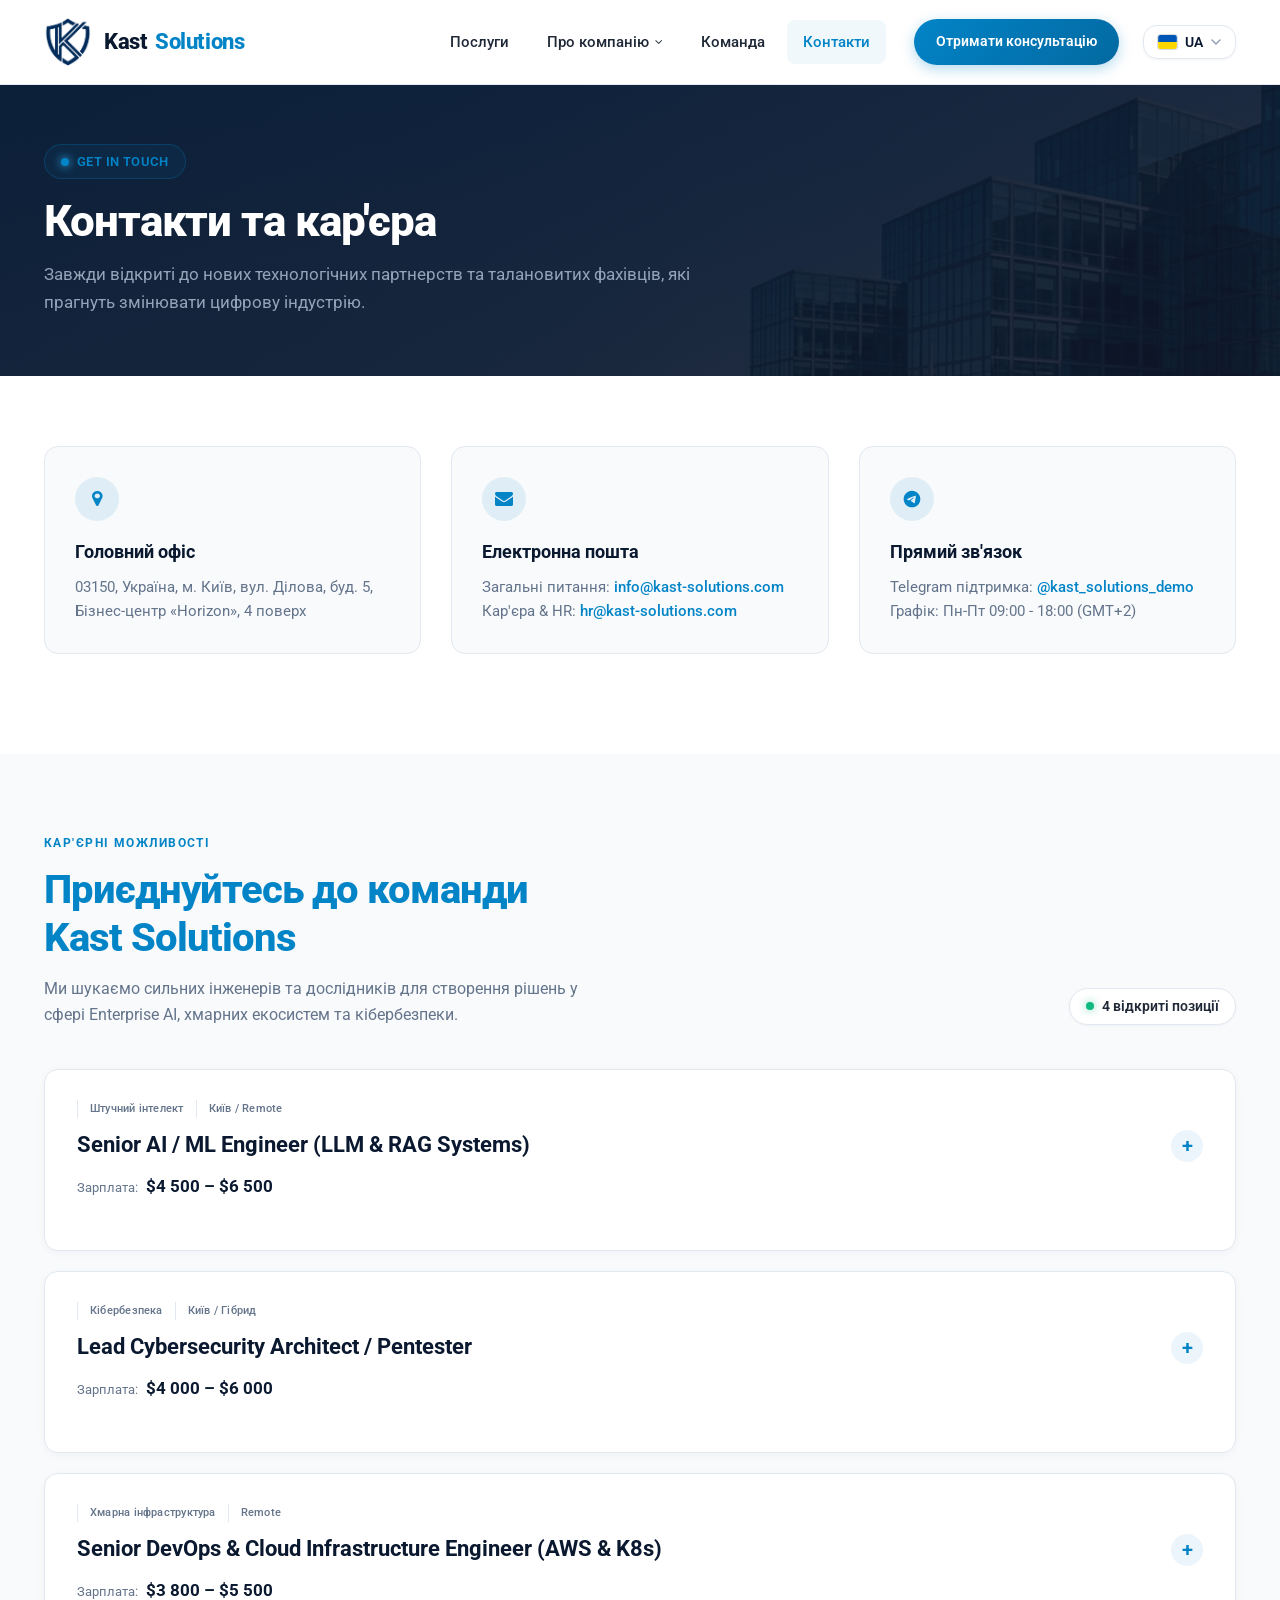
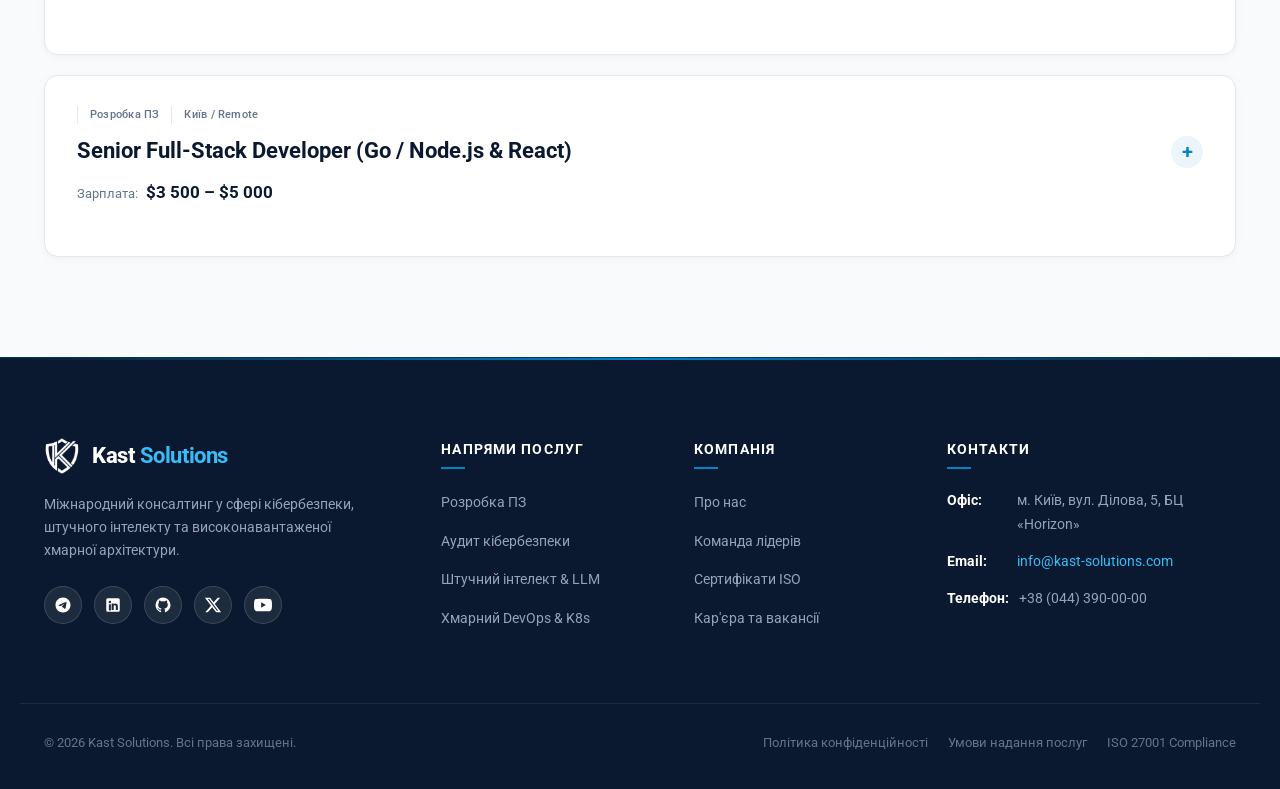
<file: projects/corp_site/contacts.html>
<!DOCTYPE html>
<html lang="uk">

<head>
  <!-- Anti-FOUC (Flash of Untranslated Content) Prevention Script -->
  <script>
    (function () {
      try {
        var savedLang = localStorage.getItem('kast_site_lang');
        if (savedLang === 'en') {
          document.documentElement.lang = 'en';
          document.documentElement.classList.add('lang-en-pending');
          setTimeout(function () {
            document.documentElement.classList.remove('lang-en-pending');
          }, 300);
        }
      } catch (e) {}
    })();
  </script>
  <meta charset="UTF-8">
  <meta http-equiv="X-UA-Compatible" content="IE=edge">
  <meta name="viewport" content="width=device-width, initial-scale=1.0">
  <title>Контакти та Вакансії — Kast Solutions</title>
  <meta name="meta-title-key" content="contacts.meta_title">
  <meta name="meta-desc-key" content="contacts.meta_desc">
  <meta name="description"
    content="Контактна інформація компанії Kast Solutions у Києві. Актуальні IT вакансії: AI інженери, архітектори кібербезпеки, DevOps та Full-Stack розробники.">
  <meta name="keywords"
    content="Kast Solutions контакти, IT вакансії Київ, робота в IT, AI інженер вакансія, кібербезпека робота, DevOps вакансія, Kast Solutions офіс">

  <!-- FontAwesome for icons (Local) -->
  <link rel="stylesheet" href="css/font-awesome.min.css">
  <!-- Core Stylesheet -->
  <link rel="stylesheet" href="css/style.css?v=11">
  <link rel="stylesheet" href="css/vacancies.css?v=5">
  <link rel="icon" type="image/png" sizes="32x32" href="img/32_32_logo.png">
</head>

<body class="careers-page">

  <!-- HEADER -->
  <header class="header">
    <div class="container header-main">

      <!-- Brand Logo -->
      <a href="index.html" class="header__logo">
        <img src="img/logo.png" width="48" height="48" alt="Kast Solutions">
        <span class="header__logo-brand">Kast <span>Solutions</span></span>
      </a>

      <!-- Navigation Menu -->
      <nav class="header-main__nav">
        <ul class="header-main__menu">
          <li>
            <a href="services.html" data-i18n="nav.services">Послуги</a>
          </li>
          <li class="active">
            <span><span data-i18n="nav.about">Про компанію</span> <i class="fa fa-angle-down"></i></span>
            <div class="header-main__submenu-block">
              <div class="header-main__submenu-wrap">
                <ul class="header-main__submenu">
                  <li><a href="about.html" data-i18n="nav.about_us">Про нас</a></li>
                  <li><a href="licenses.html" data-i18n="nav.certificates">Сертифікати</a></li>
                  <li><a href="contacts.html#vacancies" data-i18n="nav.careers">Вакансії</a></li>
                </ul>
              </div>
            </div>
          </li>
          <li>
            <a href="team.html" data-i18n="nav.team">Команда</a>
          </li>
          <li class="active">
            <a href="contacts.html" data-i18n="nav.contacts">Контакти</a>
          </li>
        </ul>

        <a href="#callback-modal" data-modal-target="callback-modal" class="header__cta-btn" data-i18n="nav.cta">Отримати консультацію</a>
      </nav>

      <!-- Header Actions (Language Dropdown & Burger) -->
      <div class="header__actions">
        <div class="lang-dropdown" id="lang-dropdown">
          <button type="button" class="lang-dropdown__toggle" id="lang-toggle-btn" aria-haspopup="listbox" aria-expanded="false" aria-label="Вибір мови">
            <span class="lang-dropdown__flag" id="current-lang-flag">
              <svg class="flag-icon" viewBox="0 0 640 480" width="18" height="13.5" aria-hidden="true">
                <g fill-rule="evenodd" stroke-width="1pt">
                  <path fill="#0057b7" d="M0 0h640v240H0z"/>
                  <path fill="#ffd700" d="M0 240h640v240H0z"/>
                </g>
              </svg>
            </span>
            <span class="lang-dropdown__label" id="current-lang-label">UA</span>
            <svg class="lang-dropdown__chevron" width="10" height="6" viewBox="0 0 10 6" fill="none" aria-hidden="true">
              <path d="M1 1L5 5L9 1" stroke="currentColor" stroke-width="1.6" stroke-linecap="round" stroke-linejoin="round"/>
            </svg>
          </button>
          <div class="lang-dropdown__menu" role="listbox" aria-labelledby="lang-toggle-btn">
            <button type="button" class="lang-dropdown__item active" data-lang="uk" role="option" aria-selected="true">
              <span class="lang-dropdown__flag">
                <svg class="flag-icon" viewBox="0 0 640 480" width="18" height="13.5" aria-hidden="true">
                  <g fill-rule="evenodd" stroke-width="1pt">
                    <path fill="#0057b7" d="M0 0h640v240H0z"/>
                    <path fill="#ffd700" d="M0 240h640v240H0z"/>
                  </g>
                </svg>
              </span>
              <span class="lang-dropdown__name">Українська</span>
              <svg class="lang-dropdown__check" width="12" height="10" viewBox="0 0 12 10" fill="none" aria-hidden="true">
                <path d="M1 5L4.5 8.5L11 1.5" stroke="currentColor" stroke-width="2" stroke-linecap="round" stroke-linejoin="round"/>
              </svg>
            </button>
            <button type="button" class="lang-dropdown__item" data-lang="en" role="option" aria-selected="false">
              <span class="lang-dropdown__flag">
                <svg class="flag-icon" viewBox="0 0 640 480" width="18" height="13.5" aria-hidden="true">
                  <path fill="#012169" d="M0 0h640v480H0z"/>
                  <path fill="#FFF" d="m75 0 244 181L562 0h78v62L400 240l240 178v62h-80L320 301 81 480H0v-60l239-180L0 64V0h75z"/>
                  <path fill="#C8102E" d="m424 288 216 162v30h-40L384 300l40-12zm-208 0-40 12L0 426v-30l176-132 40 24zM640 0v16L464 148l-40-24L600 0h40zM0 0h40L216 132l-40 24L0 34V0z"/>
                  <path fill="#FFF" d="M240 0h160v480H240zM0 160h640v160H0z"/>
                  <path fill="#C8102E" d="M267 0h106v480H267zM0 187h640v106H0z"/>
                </svg>
              </span>
              <span class="lang-dropdown__name">English</span>
              <svg class="lang-dropdown__check" width="12" height="10" viewBox="0 0 12 10" fill="none" aria-hidden="true">
                <path d="M1 5L4.5 8.5L11 1.5" stroke="currentColor" stroke-width="2" stroke-linecap="round" stroke-linejoin="round"/>
              </svg>
            </button>
          </div>
        </div>

        <!-- Mobile Burger Menu Button -->
        <button class="header__burger" aria-label="Відкрити меню" data-i18n-aria="header.burger_aria">
          <span></span>
          <span></span>
          <span></span>
        </button>
      </div>

    </div>
  </header>

  <main>
    <!-- PAGE BANNER: Контакти -->
    <section class="page-banner" style="background-image: url('img/header1.jpg');">
      <div class="page-banner__content">
        <span class="tech-badge" style="margin-bottom: 16px;" data-i18n="contacts.banner_badge">Get In Touch</span>
        <h1 class="page-banner__title" data-i18n="contacts.banner_title">
          Контакти та кар'єра
        </h1>
        <p class="page-banner__subtitle" data-i18n="contacts.banner_subtitle">
          Завжди відкриті до нових технологічних партнерств та талановитих фахівців, які прагнуть змінювати цифрову індустрію.
        </p>
      </div>
    </section>

    <!-- CONTACTS SECTION -->
    <section class="contacts_page_section" style="padding: 70px 0 50px;">
      <div class="container">
        
        <div style="display: grid; grid-template-columns: repeat(auto-fit, minmax(280px, 1fr)); gap: 30px; margin-bottom: 50px;">
          
          <div style="background: #F8FAFC; border: 1px solid var(--color-border); border-radius: var(--radius-md); padding: 30px;">
            <div style="width: 44px; height: 44px; border-radius: 50%; background: rgba(2, 132, 199, 0.1); color: var(--color-primary); display: grid; place-items: center; font-size: 18px; margin-bottom: 16px;">
              <i class="fa fa-map-marker"></i>
            </div>
            <h3 style="font-size: 18px; font-weight: 700; color: #0A192F; margin-bottom: 8px;" data-i18n="contacts.card1_title">Головний офіс</h3>
            <p style="color: #64748B; font-size: 15px; line-height: 1.6;" data-i18n="contacts.card1_desc">
              03150, Україна, м. Київ, вул. Ділова, буд. 5, Бізнес-центр «Horizon», 4 поверх
            </p>
          </div>

          <div style="background: #F8FAFC; border: 1px solid var(--color-border); border-radius: var(--radius-md); padding: 30px;">
            <div style="width: 44px; height: 44px; border-radius: 50%; background: rgba(2, 132, 199, 0.1); color: var(--color-primary); display: grid; place-items: center; font-size: 18px; margin-bottom: 16px;">
              <i class="fa fa-envelope"></i>
            </div>
            <h3 style="font-size: 18px; font-weight: 700; color: #0A192F; margin-bottom: 8px;" data-i18n="contacts.card2_title">Електронна пошта</h3>
            <p style="color: #64748B; font-size: 15px; line-height: 1.6;">
              <span data-i18n="contacts.card2_inquiries">Загальні питання:</span> <a href="mailto:info@kast-solutions.com" style="color: var(--color-primary); font-weight: 500;">info@kast-solutions.com</a><br>
              <span data-i18n="contacts.card2_hr">Кар'єра & HR:</span> <a href="mailto:hr@kast-solutions.com" style="color: var(--color-primary); font-weight: 500;">hr@kast-solutions.com</a>
            </p>
          </div>

          <div style="background: #F8FAFC; border: 1px solid var(--color-border); border-radius: var(--radius-md); padding: 30px;">
            <div style="width: 44px; height: 44px; border-radius: 50%; background: rgba(2, 132, 199, 0.1); color: var(--color-primary); display: grid; place-items: center; margin-bottom: 16px;">
              <svg style="width: 20px; height: 20px; fill: currentColor;" viewBox="0 0 24 24"><path d="M12 2C6.48 2 2 6.48 2 12s4.48 10 10 10 10-4.48 10-10S17.52 2 12 2zm4.64 6.8c-.15 1.58-.8 5.42-1.13 7.19-.14.75-.42 1-.68 1.03-.58.05-1.02-.38-1.58-.75-.88-.58-1.38-.94-2.23-1.5-.99-.65-.35-1.01.22-1.59.15-.15 2.71-2.48 2.76-2.69a.2.2 0 00-.05-.18c-.06-.05-.14-.03-.21-.02-.09.02-1.49.95-4.22 2.79-.4.27-.76.41-1.08.4-.36-.01-1.04-.2-1.55-.37-.63-.2-1.12-.31-1.08-.66.02-.18.27-.36.74-.55 2.92-1.27 4.86-2.11 5.83-2.51 2.78-1.16 3.35-1.36 3.73-1.36.08 0 .27.02.39.12.1.08.13.19.14.27-.01.06.01.24 0 .38z"/></svg>
            </div>
            <h3 style="font-size: 18px; font-weight: 700; color: #0A192F; margin-bottom: 8px;" data-i18n="contacts.card3_title">Прямий зв'язок</h3>
            <p style="color: #64748B; font-size: 15px; line-height: 1.6;">
              <span data-i18n="contacts.card3_tg">Telegram підтримка:</span> <a href="https://t.me/kast_solutions_demo" target="_blank" style="color: var(--color-primary); font-weight: 500;">@kast_solutions_demo</a><br>
              <span data-i18n="contacts.card3_hours">Графік:</span> <span data-i18n="contacts.card3_sched_val">Пн-Пт 09:00 - 18:00 (GMT+2)</span>
            </p>
          </div>

        </div>

      </div>
    </section>

    <!-- CAREERS / VACANCIES SECTION -->
    <section id="vacancies" class="careers" aria-labelledby="careers-title">
      <div class="container">
        <div class="careers-intro">
          <div>
            <div class="careers-eyebrow" data-i18n="contacts.car_badge">Кар'єрні можливості</div>
            <h2 id="careers-title"><span data-i18n="contacts.car_title_prefix">Приєднуйтесь до команди </span><span>Kast Solutions</span></h2>
            <p class="careers-intro__text" data-i18n="contacts.car_desc">Ми шукаємо сильних інженерів та дослідників для створення рішень у сфері Enterprise AI, хмарних екосистем та кібербезпеки.</p>
          </div>
          <div class="careers-count"><span class="careers-count__dot" aria-hidden="true"></span> <span data-i18n="contacts.car_count">4 відкриті позиції</span></div>
        </div>

        <ul class="spoiler_list vacancies" role="list">
          
          <!-- Vacancy 1: Senior AI / ML Engineer -->
          <li>
            <div class="vacancy-kicker"><span data-i18n="contacts.vac1_kicker">Штучний інтелект</span> <span data-i18n="contacts.vac1_loc">Київ / Remote</span></div>
            <h2 class="vacancy">
              <button type="button" class="vacancy-toggle" aria-expanded="false" aria-controls="vac-1">
                <span data-i18n="contacts.vac1_title">Senior AI / ML Engineer (LLM & RAG Systems)</span>
                <span class="vacancy-toggle__icon" aria-hidden="true">+</span>
              </button>
            </h2>
            <div class="salary steel">
              <div class="conditions" data-i18n="contacts.vac_comp_label">Зарплата:</div>
              <div class="sum">$4 500 – $6 500</div>
            </div>
            <div class="vacancy_details" id="vac-1" hidden>
              <p><strong data-i18n="contacts.vac_resp_label">Обов’язки:</strong></p>
              <ul>
                <li data-i18n="contacts.vac1_r1">Розробка та оптимізація корпоративних RAG-систем на базі локальних та хмарних LLM;</li>
                <li data-i18n="contacts.vac1_r2">Інтеграція векторних баз даних (Qdrant, Milvus, Pinecone) та налаштування пайплайнів обробки даних;</li>
                <li data-i18n="contacts.vac1_r3">Створення мультиагентних систем для автоматизації складних бізнес-процесів;</li>
                <li data-i18n="contacts.vac1_r4">Тюнінг та квантування відкритих моделей (Llama 3, Mistral) під специфічні доменні задачі.</li>
              </ul>
              <p style="margin-top: 12px;" data-i18n="contacts.vac1_req" data-i18n-html="true"><strong>Вимоги:</strong> 4+ роки досвіду з Python, PyTorch, LangChain/LlamaIndex, глибоке розуміння сучасних трансформерних архітектур.</p>
              
              <div class="vacancy-contact">
                <button type="button" class="vacancy-apply" data-apply-vacancy="Senior AI / ML Engineer (LLM & RAG Systems)">
                  <span>&rarr;</span> <span data-i18n="contacts.vac_apply_btn">Відгукнутися на вакансію</span>
                </button>
                <a href="https://t.me/kast_solutions_demo" target="_blank" rel="noopener noreferrer" class="vacancy-contact__telegram">
                  <svg viewBox="0 0 24 24" aria-hidden="true"><path d="M11.944 0A12 12 0 1 0 24 12.056A12.014 12.014 0 0 0 11.944 0Zm5.654 7.382l-1.96 9.246c-.145.658-.537.818-1.084.508l-3-2.21-1.446 1.394c-.16.16-.295.295-.605.295l.213-3.053 5.56-5.023c.242-.213-.054-.333-.373-.12l-6.871 4.326-2.962-.924c-.643-.204-.657-.643.136-.953l11.57-4.461c.538-.196 1.006.128.832.944Z"/></svg>
                  <span data-i18n="contacts.vac_tg_btn">Написати в Telegram</span>
                </a>
              </div>
            </div>
          </li>

          <!-- Vacancy 2: Lead Cybersecurity Architect -->
          <li>
            <div class="vacancy-kicker"><span data-i18n="contacts.vac2_kicker">Кібербезпека</span> <span data-i18n="contacts.vac2_loc">Київ / Гібрид</span></div>
            <h2 class="vacancy">
              <button type="button" class="vacancy-toggle" aria-expanded="false" aria-controls="vac-2">
                <span data-i18n="contacts.vac2_title">Lead Cybersecurity Architect / Pentester</span>
                <span class="vacancy-toggle__icon" aria-hidden="true">+</span>
              </button>
            </h2>
            <div class="salary steel">
              <div class="conditions" data-i18n="contacts.vac_comp_label">Зарплата:</div>
              <div class="sum">$4 000 – $6 000</div>
            </div>
            <div class="vacancy_details" id="vac-2" hidden>
              <p><strong data-i18n="contacts.vac_resp_label">Обов’язки:</strong></p>
              <ul>
                <li data-i18n="contacts.vac2_r1">Проведення комплексних аудитів безпеки (Network, Web, Cloud) та тестування на проникнення;</li>
                <li data-i18n="contacts.vac2_r2">Проєктування та контроль впровадження архітектур Zero-Trust для корпоративних клієнтів;</li>
                <li data-i18n="contacts.vac2_r3">Аудит відповідності стандартам ISO 27001, SOC 2, GDPR;</li>
                <li data-i18n="contacts.vac2_r4">Керівництво процесом Incident Response та аналіз векторів загроз.</li>
              </ul>
              <p style="margin-top: 12px;" data-i18n="contacts.vac2_req" data-i18n-html="true"><strong>Вимоги:</strong> Сертифікати OSCP / CEH / CISSP, 5+ років практичного досвіду в offensive/defensive безпеці.</p>
              
              <div class="vacancy-contact">
                <button type="button" class="vacancy-apply" data-apply-vacancy="Lead Cybersecurity Architect / Pentester">
                  <span>&rarr;</span> <span data-i18n="contacts.vac_apply_btn">Відгукнутися на вакансію</span>
                </button>
                <a href="https://t.me/kast_solutions_demo" target="_blank" rel="noopener noreferrer" class="vacancy-contact__telegram">
                  <svg viewBox="0 0 24 24" aria-hidden="true"><path d="M11.944 0A12 12 0 1 0 24 12.056A12.014 12.014 0 0 0 11.944 0Zm5.654 7.382l-1.96 9.246c-.145.658-.537.818-1.084.508l-3-2.21-1.446 1.394c-.16.16-.295.295-.605.295l.213-3.053 5.56-5.023c.242-.213-.054-.333-.373-.12l-6.871 4.326-2.962-.924c-.643-.204-.657-.643.136-.953l11.57-4.461c.538-.196 1.006.128.832.944Z"/></svg>
                  <span data-i18n="contacts.vac_tg_btn">Написати в Telegram</span>
                </a>
              </div>
            </div>
          </li>

          <!-- Vacancy 3: Senior DevOps Engineer -->
          <li>
            <div class="vacancy-kicker"><span data-i18n="contacts.vac3_kicker">Хмарна інфраструктура</span> <span data-i18n="contacts.vac3_loc">Remote</span></div>
            <h2 class="vacancy">
              <button type="button" class="vacancy-toggle" aria-expanded="false" aria-controls="vac-3">
                <span data-i18n="contacts.vac3_title">Senior DevOps & Cloud Infrastructure Engineer (AWS & K8s)</span>
                <span class="vacancy-toggle__icon" aria-hidden="true">+</span>
              </button>
            </h2>
            <div class="salary steel">
              <div class="conditions" data-i18n="contacts.vac_comp_label">Зарплата:</div>
              <div class="sum">$3 800 – $5 500</div>
            </div>
            <div class="vacancy_details" id="vac-3" hidden>
              <p><strong data-i18n="contacts.vac_resp_label">Обов’язки:</strong></p>
              <ul>
                <li data-i18n="contacts.vac3_r1">Побудова та супровід продакшен-кластерів Kubernetes у середовищах AWS та Azure;</li>
                <li data-i18n="contacts.vac3_r2">Автоматизація інфраструктури за принципом Infrastructure as Code (Terraform, Terragrunt);</li>
                <li data-i18n="contacts.vac3_r3">Побудова безпечних CI/CD конвеєрів з інтеграцією SAST/DAST перевірок;</li>
                <li data-i18n="contacts.vac3_r4">Моніторинг та алертинг (Prometheus, Grafana, OpenTelemetry).</li>
              </ul>
              <p style="margin-top: 12px;" data-i18n="contacts.vac3_req" data-i18n-html="true"><strong>Вимоги:</strong> Досвід від 4 років, сертифікація CKA / AWS Solutions Architect буде перевагою.</p>
              
              <div class="vacancy-contact">
                <button type="button" class="vacancy-apply" data-apply-vacancy="Senior DevOps & Cloud Infrastructure Engineer">
                  <span>&rarr;</span> <span data-i18n="contacts.vac_apply_btn">Відгукнутися на вакансію</span>
                </button>
                <a href="https://t.me/kast_solutions_demo" target="_blank" rel="noopener noreferrer" class="vacancy-contact__telegram">
                  <svg viewBox="0 0 24 24" aria-hidden="true"><path d="M11.944 0A12 12 0 1 0 24 12.056A12.014 12.014 0 0 0 11.944 0Zm5.654 7.382l-1.96 9.246c-.145.658-.537.818-1.084.508l-3-2.21-1.446 1.394c-.16.16-.295.295-.605.295l.213-3.053 5.56-5.023c.242-.213-.054-.333-.373-.12l-6.871 4.326-2.962-.924c-.643-.204-.657-.643.136-.953l11.57-4.461c.538-.196 1.006.128.832.944Z"/></svg>
                  <span data-i18n="contacts.vac_tg_btn">Написати в Telegram</span>
                </a>
              </div>
            </div>
          </li>

          <!-- Vacancy 4: Senior Full-Stack Developer -->
          <li>
            <div class="vacancy-kicker"><span data-i18n="contacts.vac4_kicker">Розробка ПЗ</span> <span data-i18n="contacts.vac4_loc">Київ / Remote</span></div>
            <h2 class="vacancy">
              <button type="button" class="vacancy-toggle" aria-expanded="false" aria-controls="vac-4">
                <span data-i18n="contacts.vac4_title">Senior Full-Stack Developer (Go / Node.js & React)</span>
                <span class="vacancy-toggle__icon" aria-hidden="true">+</span>
              </button>
            </h2>
            <div class="salary steel">
              <div class="conditions" data-i18n="contacts.vac_comp_label">Зарплата:</div>
              <div class="sum">$3 500 – $5 000</div>
            </div>
            <div class="vacancy_details" id="vac-4" hidden>
              <p><strong data-i18n="contacts.vac_resp_label">Обов’язки:</strong></p>
              <ul>
                <li data-i18n="contacts.vac4_r1">Проєктування та розробка мікросервісів для корпоративних B2B платформ;</li>
                <li data-i18n="contacts.vac4_r2">Створення швидких, адаптивних та доступних інтерфейсів на React / Next.js / TypeScript;</li>
                <li data-i18n="contacts.vac4_r3">Оптимізація роботи реляційних та NoSQL баз даних під високі навантаження;</li>
                <li data-i18n="contacts.vac4_r4">Участь у code review та архітектурних мітингах команди.</li>
              </ul>
              <p style="margin-top: 12px;" data-i18n="contacts.vac4_req" data-i18n-html="true"><strong>Вимоги:</strong> 4+ роки досвіду, впевнене володіння Go або Node.js, глибоке розуміння протоколів REST, gRPC, WebSocket.</p>
              
              <div class="vacancy-contact">
                <button type="button" class="vacancy-apply" data-apply-vacancy="Senior Full-Stack Developer">
                  <span>&rarr;</span> <span data-i18n="contacts.vac_apply_btn">Відгукнутися на вакансію</span>
                </button>
                <a href="https://t.me/kast_solutions_demo" target="_blank" rel="noopener noreferrer" class="vacancy-contact__telegram">
                  <svg viewBox="0 0 24 24" aria-hidden="true"><path d="M11.944 0A12 12 0 1 0 24 12.056A12.014 12.014 0 0 0 11.944 0Zm5.654 7.382l-1.96 9.246c-.145.658-.537.818-1.084.508l-3-2.21-1.446 1.394c-.16.16-.295.295-.605.295l.213-3.053 5.56-5.023c.242-.213-.054-.333-.373-.12l-6.871 4.326-2.962-.924c-.643-.204-.657-.643.136-.953l11.57-4.461c.538-.196 1.006.128.832.944Z"/></svg>
                  <span data-i18n="contacts.vac_tg_btn">Написати в Telegram</span>
                </a>
              </div>
            </div>
          </li>

        </ul>
      </div>
    </section>

    <!-- JOB APPLICATION DIALOG -->
    <dialog id="application-dialog" class="application-dialog">
      <button type="button" class="application-close" data-application-close aria-label="Закрити" data-i18n-aria="app_dialog.close_aria">&times;</button>
      <div class="application-body" data-application-body>
        <div class="careers-eyebrow" data-i18n="app_dialog.eyebrow">Кар'єра в Kast Solutions</div>
        <h2 id="application-title" data-i18n="app_dialog.title">Відгук на вакансію</h2>
        <p id="application-description" class="application-description" data-i18n="app_dialog.desc">Заповніть форму, і наш рекрутер зв'яжеться з вами для проведення технічного інтерв'ю.</p>

        <form id="application-form" data-vacancy-form novalidate>
          <div class="application-field application-vacancy">
            <label for="app-vacancy" data-i18n="app_dialog.vacancy_label">Позиція</label>
            <select id="app-vacancy" name="vacancy" required>
              <option value="" data-i18n="app_dialog.vacancy_placeholder">Оберіть вакансію…</option>
              <option value="Senior AI / ML Engineer (LLM & RAG Systems)" data-i18n="contacts.vac1_title">Senior AI / ML Engineer (LLM & RAG Systems)</option>
              <option value="Lead Cybersecurity Architect / Pentester" data-i18n="contacts.vac2_title">Lead Cybersecurity Architect / Pentester</option>
              <option value="Senior DevOps & Cloud Infrastructure Engineer" data-i18n="contacts.vac3_title">Senior DevOps & Cloud Infrastructure Engineer</option>
              <option value="Senior Full-Stack Developer" data-i18n="contacts.vac4_title">Senior Full-Stack Developer</option>
            </select>
            <div class="application-field-error" id="error-vacancy" role="alert"></div>
          </div>

          <div class="application-grid">
            <div class="application-field">
              <label for="app-name"><span data-i18n="app_dialog.name_label">Ваше ім’я</span> <span>*</span></label>
              <input type="text" id="app-name" name="name" placeholder="Олександр" data-i18n-placeholder="app_dialog.name_placeholder" required autocomplete="name">
              <div class="application-field-error" id="error-name" role="alert"></div>
            </div>

            <div class="application-field">
              <label for="app-phone"><span data-i18n="app_dialog.phone_label">Номер телефону</span> <span>*</span></label>
              <input type="tel" id="app-phone" name="phone" placeholder="+38 (0XX) XXX-XX-XX" data-i18n-placeholder="app_dialog.phone_placeholder" required autocomplete="tel">
              <div class="application-field-error" id="error-phone" role="alert"></div>
            </div>
          </div>

          <div class="application-grid">
            <div class="application-field">
              <label for="app-telegram"><span data-i18n="app_dialog.telegram_label">Telegram</span> <span class="field-optional" data-i18n="app_dialog.telegram_opt">(нікнейм)</span></label>
              <input type="text" id="app-telegram" name="telegram" placeholder="@username" data-i18n-placeholder="app_dialog.telegram_placeholder">
              <div class="application-field-error" id="error-telegram" role="alert"></div>
            </div>

            <div class="application-field">
              <label for="app-resume" data-i18n="app_dialog.resume_label">Посилання на резюме / LinkedIn</label>
              <input type="url" id="app-resume" name="resume" placeholder="https://..." data-i18n-placeholder="app_dialog.resume_placeholder">
              <div class="application-field-error" id="error-resume" role="alert"></div>
            </div>
          </div>

          <label class="application-consent">
            <input type="checkbox" name="consent" required checked>
            <span data-i18n="app_dialog.consent">Я даю згоду на обробку моїх персональних даних для участі у відборі на посаду.</span>
          </label>
          <div class="application-field-error" id="error-consent" role="alert"></div>

          <button type="submit" class="application-submit">
            <span data-submit-label data-i18n="app_dialog.submit_label">Надіслати відгук</span>
          </button>
          <div class="application-status" hidden role="alert"></div>
        </form>
      </div>

      <div class="application-success" data-application-success hidden>
        <div class="application-success__icon">&#10003;</div>
        <div class="careers-eyebrow" data-i18n="app_dialog.success_eyebrow">Відгук надіслано</div>
        <h2 data-i18n="app_dialog.success_title">Дякуємо за інтерес до Kast Solutions!</h2>
        <p><span data-i18n="app_dialog.success_desc_prefix">Вашу заявку на позицію </span><strong data-success-vacancy></strong><span data-i18n="app_dialog.success_desc_suffix"> успішно прийнято. Наша HR-команда зв'яжеться з вами протягом 2 робочих днів.</span></p>
        <button type="button" class="btn btn-azure" data-application-close data-i18n="app_dialog.success_close_btn">Зрозуміло</button>
      </div>
    </dialog>

  </main>

  <!-- REDESIGNED FOOTER (Modern Tech B2B Layout) -->
  <footer class="footer">
    <div class="container footer__grid">

      <!-- Col 1: Brand & Multi-Social Links -->
      <div>
        <div class="footer__col-logo">
          <img src="img/logo.png" width="36" height="36" alt="Kast Solutions">
          <span>Kast <b>Solutions</b></span>
        </div>
        <p class="footer__brand-text" data-i18n="footer.brand_desc">
          Міжнародний консалтинг у сфері кібербезпеки, штучного інтелекту та високонавантаженої хмарної архітектури.
        </p>
        <div class="footer__social-list">
          <a href="https://t.me/kast_solutions_demo" target="_blank" rel="noopener noreferrer" class="footer__social-link" aria-label="Telegram">
            <svg viewBox="0 0 24 24"><path d="M12 2C6.48 2 2 6.48 2 12s4.48 10 10 10 10-4.48 10-10S17.52 2 12 2zm4.64 6.8c-.15 1.58-.8 5.42-1.13 7.19-.14.75-.42 1-.68 1.03-.58.05-1.02-.38-1.58-.75-.88-.58-1.38-.94-2.23-1.5-.99-.65-.35-1.01.22-1.59.15-.15 2.71-2.48 2.76-2.69a.2.2 0 00-.05-.18c-.06-.05-.14-.03-.21-.02-.09.02-1.49.95-4.22 2.79-.4.27-.76.41-1.08.4-.36-.01-1.04-.2-1.55-.37-.63-.2-1.12-.31-1.08-.66.02-.18.27-.36.74-.55 2.92-1.27 4.86-2.11 5.83-2.51 2.78-1.16 3.35-1.36 3.73-1.36.08 0 .27.02.39.12.1.08.13.19.14.27-.01.06.01.24 0 .38z"/></svg>
          </a>
          <a href="#" target="_blank" rel="noopener noreferrer" class="footer__social-link" aria-label="LinkedIn">
            <svg viewBox="0 0 24 24"><path d="M19 3a2 2 0 0 1 2 2v14a2 2 0 0 1-2 2H5a2 2 0 0 1-2-2V5a2 2 0 0 1 2-2h14m-.5 15.5v-5.3a3.26 3.26 0 0 0-3.26-3.26c-.85 0-1.84.52-2.28 1.3v-1.11h-2.79v8.37h2.79v-4.93c0-.77.62-1.4 1.39-1.4a1.4 1.4 0 0 1 1.4 1.4v4.93h2.75M6.46 10.9v8.37H9.2V10.9H6.46M7.83 6.25c-.91 0-1.64.73-1.64 1.64s.73 1.64 1.64 1.64 1.64-.73 1.64-1.64-.73-1.64-1.64-1.64z"/></svg>
          </a>
          <a href="#" target="_blank" rel="noopener noreferrer" class="footer__social-link" aria-label="GitHub">
            <svg viewBox="0 0 24 24"><path d="M12 2A10 10 0 0 0 2 12c0 4.42 2.87 8.17 6.84 9.5.5.08.66-.23.66-.5v-1.69c-2.77.6-3.36-1.34-3.36-1.34-.46-1.16-1.11-1.47-1.11-1.47-.91-.62.07-.6.07-.6 1 .07 1.53 1.03 1.53 1.03.87 1.52 2.34 1.07 2.91.83.1-.65.35-1.09.63-1.34-2.22-.25-4.55-1.11-4.55-4.92 0-1.11.38-2 1.03-2.71-.1-.25-.45-1.29.1-2.64 0 0 .84-.27 2.75 1.02.79-.22 1.65-.33 2.5-.33.85 0 1.71.11 2.5.33 1.91-1.29 2.75-1.02 2.75-1.02.55 1.35.2 2.39.1 2.64.65.71 1.03 1.6 1.03 2.71 0 3.82-2.34 4.66-4.57 4.91.36.31.69.92.69 1.85V21c0 .27.16.59.67.5C19.14 20.16 22 16.42 22 12A10 10 0 0 0 12 2z"/></svg>
          </a>
          <a href="#" target="_blank" rel="noopener noreferrer" class="footer__social-link" aria-label="X (Twitter)">
            <svg viewBox="0 0 24 24"><path d="M18.244 2.25h3.308l-7.227 8.26 8.502 11.24H16.17l-5.214-6.817L4.99 21.75H1.68l7.73-8.835L1.254 2.25H8.08l4.713 6.231zm-1.161 17.52h1.833L7.084 4.126H5.117z"/></svg>
          </a>
          <a href="#" target="_blank" rel="noopener noreferrer" class="footer__social-link" aria-label="YouTube">
            <svg viewBox="0 0 24 24"><path d="M23.498 6.186a3.016 3.016 0 0 0-2.122-2.136C19.505 3.545 12 3.545 12 3.545s-7.505 0-9.377.505A3.017 3.017 0 0 0 .502 6.186C0 8.07 0 12 0 12s0 3.93.502 5.814a3.016 3.016 0 0 0 2.122 2.136c1.871.505 9.376.505 9.376.505s7.505 0 9.377-.505a3.015 3.015 0 0 0 2.122-2.136C24 15.93 24 12 24 12s0-3.93-.502-5.814zM9.545 15.568V8.432L15.818 12l-6.273 3.568z"/></svg>
          </a>
        </div>
      </div>

      <!-- Col 2: Solutions -->
      <div>
        <p class="footer__col-title" data-i18n="footer.col_solutions">Напрями послуг</p>
        <ul class="footer__menu-list">
          <li><a href="services.html" data-i18n="footer.sol_software">Розробка ПЗ</a></li>
          <li><a href="services.html" data-i18n="footer.sol_cyber">Аудит кібербезпеки</a></li>
          <li><a href="services.html" data-i18n="footer.sol_ai">Штучний інтелект & LLM</a></li>
          <li><a href="services.html" data-i18n="footer.sol_cloud">Хмарний DevOps & K8s</a></li>
        </ul>
      </div>

      <!-- Col 3: Company -->
      <div>
        <p class="footer__col-title" data-i18n="footer.col_company">Компанія</p>
        <ul class="footer__menu-list">
          <li><a href="about.html" data-i18n="footer.comp_about">Про нас</a></li>
          <li><a href="team.html" data-i18n="footer.comp_team">Команда лідерів</a></li>
          <li><a href="licenses.html" data-i18n="footer.comp_certs">Сертифікати ISO</a></li>
          <li><a href="contacts.html#vacancies" data-i18n="footer.comp_careers">Кар'єра та вакансії</a></li>
        </ul>
      </div>

      <!-- Col 4: Contacts -->
      <div>
        <p class="footer__col-title" data-i18n="footer.col_contacts">Контакти</p>
        <ul class="footer__contacts-list">
          <li><strong data-i18n="footer.contact_office_label">Офіс:</strong> <span data-i18n="footer.contact_office_val">м. Київ, вул. Ділова, 5, БЦ «Horizon»</span></li>
          <li><strong data-i18n="footer.contact_email_label">Email:</strong> <a href="mailto:info@kast-solutions.com">info@kast-solutions.com</a></li>
          <li><strong data-i18n="footer.contact_phone_label">Телефон:</strong> +38 (044) 390-00-00</li>
        </ul>
      </div>

    </div>

    <div class="container footer__bottom">
      <p class="footer__copy" data-i18n="footer.copy">&copy; 2026 Kast Solutions. Всі права захищені.</p>
      <div class="footer__bottom-links">
        <a href="#" data-i18n="footer.privacy">Політика конфіденційності</a>
        <a href="#" data-i18n="footer.terms">Умови надання послуг</a>
        <a href="#" data-i18n="footer.compliance">ISO 27001 Compliance</a>
      </div>
    </div>
  </footer>

  <!-- MODAL POPUP FOR CALLBACK -->
  <div class="modal" id="callback-modal">
    <div class="modal__backdrop"></div>
    <div class="modal__content">
      <button class="modal__close" data-modal-close aria-label="Закрити модальне вікно" data-i18n-aria="modal.close_aria"></button>
      <h3 class="modal__title" data-i18n="modal.title">Замовити консультацію</h3>
      <p class="modal__subtitle" data-i18n="modal.subtitle">Заповніть форму, і наш провідний IT-архітектор зв'яжеться з вами протягом 15 хвилин.</p>

      <form>
        <div class="form-group">
          <label for="modal-name" data-i18n="modal.name_label">Ваше ім’я</label>
          <input type="text" id="modal-name" name="name" class="form-control" placeholder="Олександр" data-i18n-placeholder="modal.name_placeholder" required>
        </div>
        <div class="form-group">
          <label for="modal-phone" data-i18n="modal.phone_label">Номер телефону</label>
          <input type="tel" id="modal-phone" name="phone" class="form-control" placeholder="+38 (0XX) XXX-XX-XX" data-i18n-placeholder="modal.phone_placeholder"
            required>
        </div>

        <div class="form-consent">
          <input type="checkbox" id="modal-consent" checked required>
          <label for="modal-consent">
            <span data-i18n="modal.consent">Я даю згоду на обробку моїх персональних даних відповідно до політики конфіденційності.</span>
          </label>
        </div>

        <button type="submit" class="btn btn-primary" style="width: 100%;" data-i18n="modal.submit_btn">Залишити заявку</button>
      </form>
    </div>
  </div>

  <!-- Client-side Scripts -->
  <script src="js/i18n.js?v=1" defer></script>
  <script src="js/main.js?v=11" defer></script>
  <script src="js/vacancies.js?v=5" defer></script>
</body>

</html>
</file>
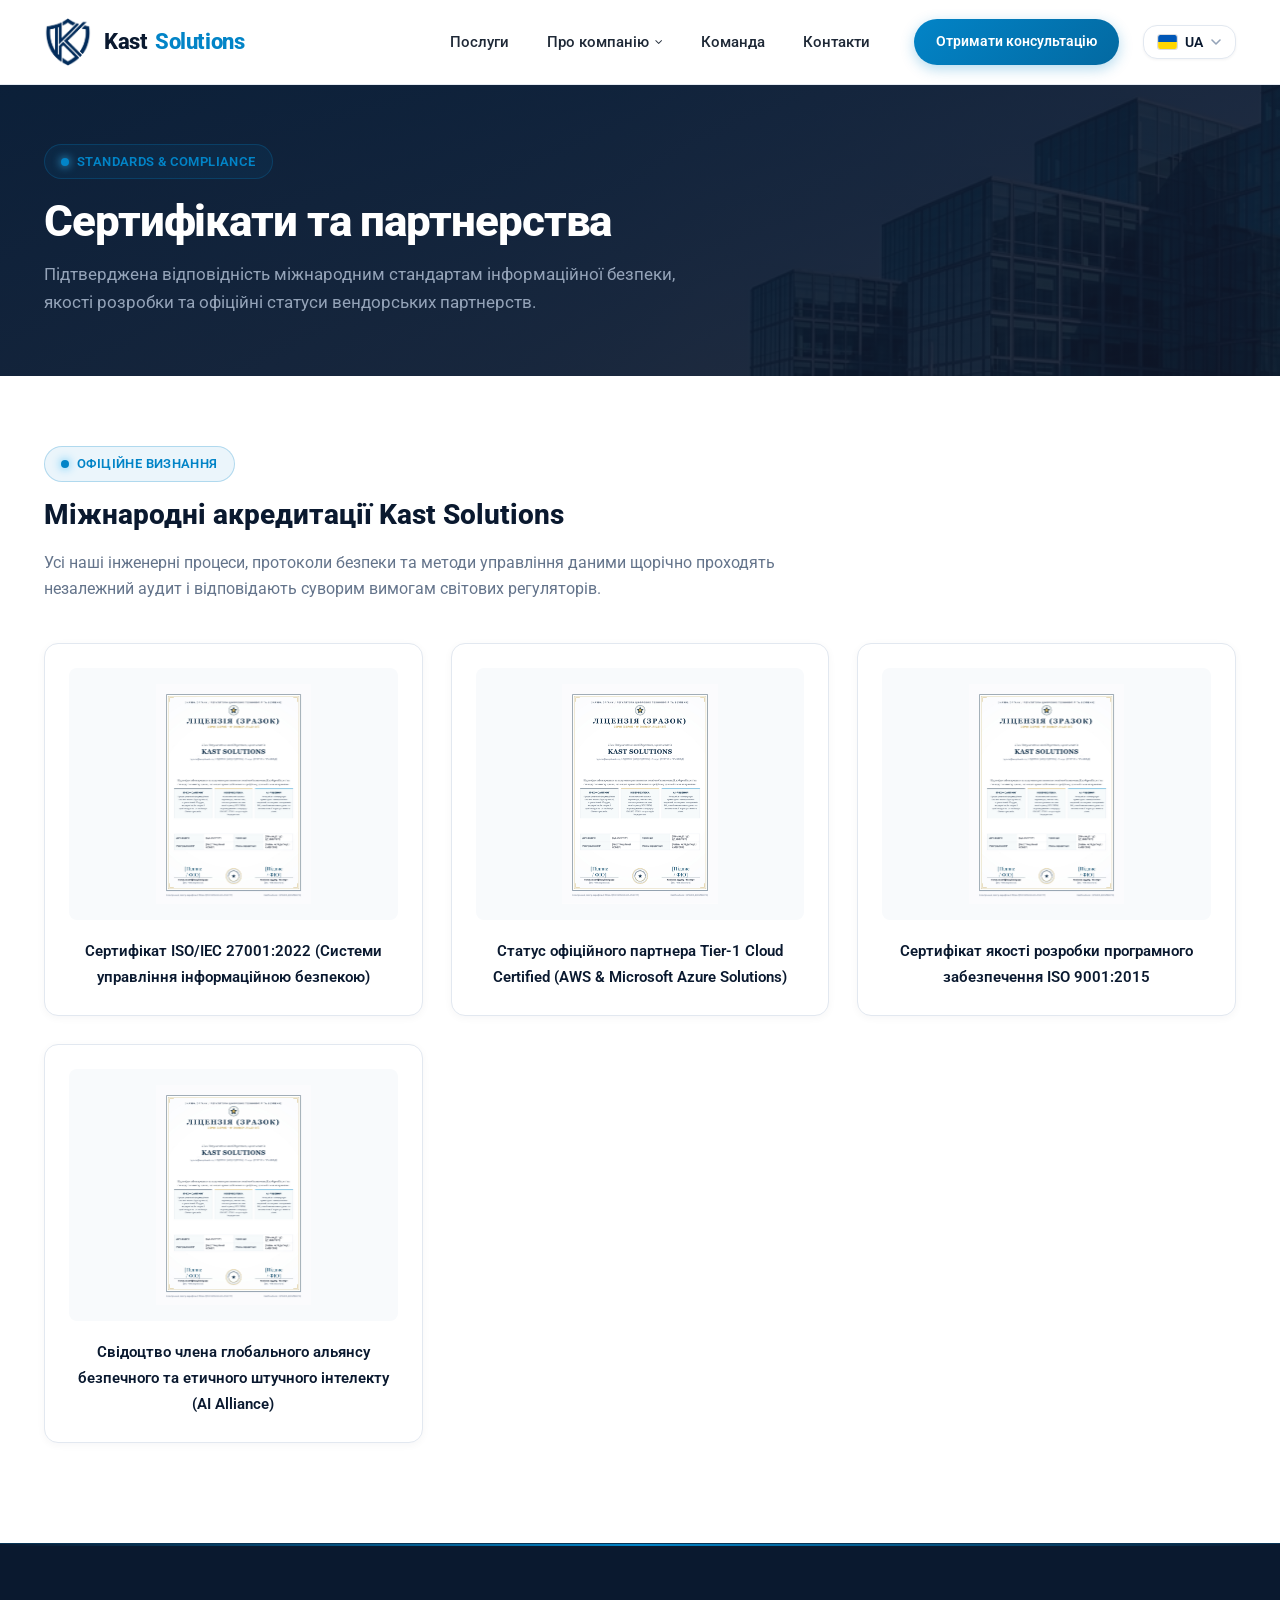
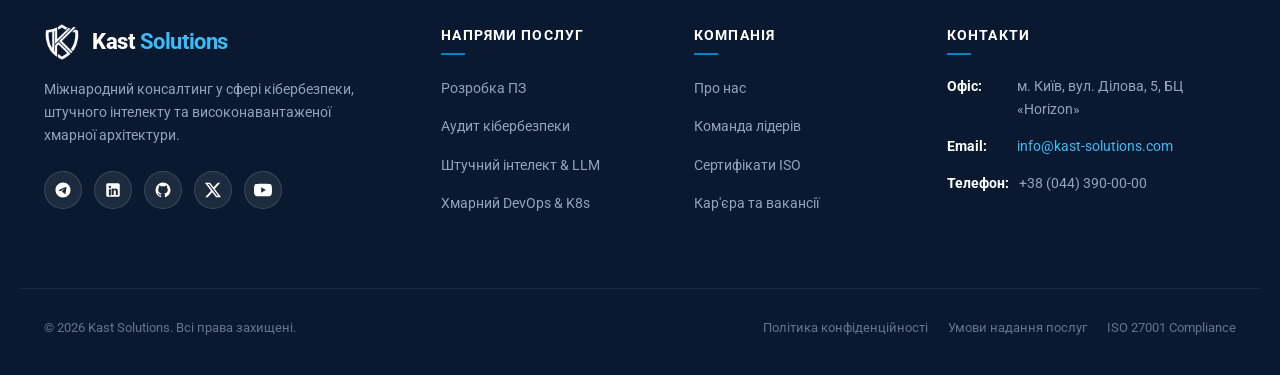
<file: projects/corp_site/licenses.html>
<!DOCTYPE html>
<html lang="uk">

<head>
  <!-- Anti-FOUC (Flash of Untranslated Content) Prevention Script -->
  <script>
    (function () {
      try {
        var savedLang = localStorage.getItem('kast_site_lang');
        if (savedLang === 'en') {
          document.documentElement.lang = 'en';
          document.documentElement.classList.add('lang-en-pending');
          setTimeout(function () {
            document.documentElement.classList.remove('lang-en-pending');
          }, 300);
        }
      } catch (e) {}
    })();
  </script>
  <meta charset="UTF-8">
  <meta http-equiv="X-UA-Compatible" content="IE=edge">
  <meta name="viewport" content="width=device-width, initial-scale=1.0">
  <title>Сертифікати та партнерства — Kast Solutions</title>
  <meta name="meta-title-key" content="licenses.meta_title">
  <meta name="meta-desc-key" content="licenses.meta_desc">
  <meta name="description"
    content="Офіційні ліцензії, міжнародні сертифікати ISO 27001, ISO 9001, хмарні партнерства та членство в AI Alliance компанії Kast Solutions.">
  <meta name="keywords"
    content="Kast Solutions сертифікати, ліцензії, ISO 27001, ISO 9001, Cloud Certified Partner, AI Alliance, кібербезпека, комплаєнс">

  <!-- FontAwesome for icons (Local) -->
  <link rel="stylesheet" href="css/font-awesome.min.css">
  <!-- Core Stylesheet -->
  <link rel="stylesheet" href="css/style.css?v=11">
  <link rel="icon" type="image/png" sizes="32x32" href="img/32_32_logo.png">
  <link rel="stylesheet" href="css/fancybox.css">
</head>

<body>

  <!-- HEADER -->
  <header class="header">
    <div class="container header-main">

      <!-- Brand Logo -->
      <a href="index.html" class="header__logo">
        <img src="img/logo.png" width="48" height="48" alt="Kast Solutions">
        <span class="header__logo-brand">Kast <span>Solutions</span></span>
      </a>

      <!-- Navigation Menu -->
      <nav class="header-main__nav">
        <ul class="header-main__menu">
          <li>
            <a href="services.html" data-i18n="nav.services">Послуги</a>
          </li>
          <li class="active">
            <span><span data-i18n="nav.about">Про компанію</span> <i class="fa fa-angle-down"></i></span>
            <div class="header-main__submenu-block">
              <div class="header-main__submenu-wrap">
                <ul class="header-main__submenu">
                  <li><a href="about.html" data-i18n="nav.about_us">Про нас</a></li>
                  <li><a href="licenses.html" data-i18n="nav.certificates">Сертифікати</a></li>
                  <li><a href="contacts.html#vacancies" data-i18n="nav.careers">Вакансії</a></li>
                </ul>
              </div>
            </div>
          </li>
          <li>
            <a href="team.html" data-i18n="nav.team">Команда</a>
          </li>
          <li>
            <a href="contacts.html" data-i18n="nav.contacts">Контакти</a>
          </li>
        </ul>

        <a href="#callback-modal" data-modal-target="callback-modal" class="header__cta-btn" data-i18n="nav.cta">Отримати консультацію</a>
      </nav>

      <!-- Header Actions (Language Dropdown & Burger) -->
      <div class="header__actions">
        <div class="lang-dropdown" id="lang-dropdown">
          <button type="button" class="lang-dropdown__toggle" id="lang-toggle-btn" aria-haspopup="listbox" aria-expanded="false" aria-label="Вибір мови">
            <span class="lang-dropdown__flag" id="current-lang-flag">
              <svg class="flag-icon" viewBox="0 0 640 480" width="18" height="13.5" aria-hidden="true">
                <g fill-rule="evenodd" stroke-width="1pt">
                  <path fill="#0057b7" d="M0 0h640v240H0z"/>
                  <path fill="#ffd700" d="M0 240h640v240H0z"/>
                </g>
              </svg>
            </span>
            <span class="lang-dropdown__label" id="current-lang-label">UA</span>
            <svg class="lang-dropdown__chevron" width="10" height="6" viewBox="0 0 10 6" fill="none" aria-hidden="true">
              <path d="M1 1L5 5L9 1" stroke="currentColor" stroke-width="1.6" stroke-linecap="round" stroke-linejoin="round"/>
            </svg>
          </button>
          <div class="lang-dropdown__menu" role="listbox" aria-labelledby="lang-toggle-btn">
            <button type="button" class="lang-dropdown__item active" data-lang="uk" role="option" aria-selected="true">
              <span class="lang-dropdown__flag">
                <svg class="flag-icon" viewBox="0 0 640 480" width="18" height="13.5" aria-hidden="true">
                  <g fill-rule="evenodd" stroke-width="1pt">
                    <path fill="#0057b7" d="M0 0h640v240H0z"/>
                    <path fill="#ffd700" d="M0 240h640v240H0z"/>
                  </g>
                </svg>
              </span>
              <span class="lang-dropdown__name">Українська</span>
              <svg class="lang-dropdown__check" width="12" height="10" viewBox="0 0 12 10" fill="none" aria-hidden="true">
                <path d="M1 5L4.5 8.5L11 1.5" stroke="currentColor" stroke-width="2" stroke-linecap="round" stroke-linejoin="round"/>
              </svg>
            </button>
            <button type="button" class="lang-dropdown__item" data-lang="en" role="option" aria-selected="false">
              <span class="lang-dropdown__flag">
                <svg class="flag-icon" viewBox="0 0 640 480" width="18" height="13.5" aria-hidden="true">
                  <path fill="#012169" d="M0 0h640v480H0z"/>
                  <path fill="#FFF" d="m75 0 244 181L562 0h78v62L400 240l240 178v62h-80L320 301 81 480H0v-60l239-180L0 64V0h75z"/>
                  <path fill="#C8102E" d="m424 288 216 162v30h-40L384 300l40-12zm-208 0-40 12L0 426v-30l176-132 40 24zM640 0v16L464 148l-40-24L600 0h40zM0 0h40L216 132l-40 24L0 34V0z"/>
                  <path fill="#FFF" d="M240 0h160v480H240zM0 160h640v160H0z"/>
                  <path fill="#C8102E" d="M267 0h106v480H267zM0 187h640v106H0z"/>
                </svg>
              </span>
              <span class="lang-dropdown__name">English</span>
              <svg class="lang-dropdown__check" width="12" height="10" viewBox="0 0 12 10" fill="none" aria-hidden="true">
                <path d="M1 5L4.5 8.5L11 1.5" stroke="currentColor" stroke-width="2" stroke-linecap="round" stroke-linejoin="round"/>
              </svg>
            </button>
          </div>
        </div>

        <!-- Mobile Burger Menu Button -->
        <button class="header__burger" aria-label="Відкрити меню" data-i18n-aria="header.burger_aria">
          <span></span>
          <span></span>
          <span></span>
        </button>
      </div>

    </div>
  </header>

  <main>
    <!-- PAGE BANNER -->
    <section class="page-banner" style="background-image: url('img/header1.jpg');">
      <div class="page-banner__content">
        <span class="tech-badge" style="margin-bottom: 16px;" data-i18n="licenses.banner_badge">Standards & Compliance</span>
        <h1 class="page-banner__title" data-i18n="licenses.banner_title">
          Сертифікати та партнерства
        </h1>
        <p class="page-banner__subtitle" data-i18n="licenses.banner_subtitle">
          Підтверджена відповідність міжнародним стандартам інформаційної безпеки, якості розробки та офіційні статуси вендорських партнерств.
        </p>
      </div>
    </section>

    <!-- LICENSES CONTENT SECTION -->
    <section class="team_page_section" style="padding: 70px 0 100px;">
      <div class="container">
        
        <div style="max-width: 800px; margin-bottom: 40px;">
          <span class="tech-badge" data-i18n="licenses.intro_badge">Офіційне визнання</span>
          <h2 style="font-size: 28px; font-weight: 800; color: #0A192F; margin-top: 10px; margin-bottom: 12px;" data-i18n="licenses.intro_title">Міжнародні акредитації Kast Solutions</h2>
          <p style="color: #64748B; font-size: 16px;" data-i18n="licenses.intro_desc">
            Усі наші інженерні процеси, протоколи безпеки та методи управління даними щорічно проходять незалежний аудит і відповідають суворим вимогам світових регуляторів.
          </p>
        </div>

        <ul class="licences">
          <!-- Item 1: ISO 27001 -->
          <li>
            <a href="img/doc_license1.jpg" class="image-popup-no-margins fig" data-fancybox="licenzii">
              <span class="licence_image">
                <img src="img/doc_license1.jpg" width="2500" height="3497" alt="Сертифікат ISO/IEC 27001">
              </span>
              <span class="licence_desc" data-i18n="licenses.lic1_desc">Сертифікат ISO/IEC 27001:2022 (Системи управління інформаційною безпекою)</span>
            </a>
          </li>

          <!-- Item 2: Cloud Certified Partner -->
          <li>
            <a href="img/doc_license1.jpg" class="image-popup-no-margins fig" data-fancybox="licenzii">
              <span class="licence_image">
                <img src="img/doc_license1.jpg" width="2500" height="3497" alt="Cloud Solutions Partner">
              </span>
              <span class="licence_desc" data-i18n="licenses.lic2_desc">Статус офіційного партнера Tier-1 Cloud Certified (AWS & Microsoft Azure Solutions)</span>
            </a>
          </li>

          <!-- Item 3: ISO 9001 -->
          <li>
            <a href="img/doc_license1.jpg" class="image-popup-no-margins fig" data-fancybox="licenzii">
              <span class="licence_image">
                <img src="img/doc_license1.jpg" width="2500" height="3497" alt="Сертифікат ISO 9001">
              </span>
              <span class="licence_desc" data-i18n="licenses.lic3_desc">Сертифікат якості розробки програмного забезпечення ISO 9001:2015</span>
            </a>
          </li>

          <!-- Item 4: AI Alliance Membership -->
          <li>
            <a href="img/doc_license1.jpg" class="image-popup-no-margins fig" data-fancybox="licenzii">
              <span class="licence_image">
                <img src="img/doc_license1.jpg" width="2500" height="3497" alt="AI Alliance Member">
              </span>
              <span class="licence_desc" data-i18n="licenses.lic4_desc">Свідоцтво члена глобального альянсу безпечного та етичного штучного інтелекту (AI Alliance)</span>
            </a>
          </li>
        </ul>

      </div>
    </section>

  </main>

  <!-- REDESIGNED FOOTER (Modern Tech B2B Layout) -->
  <footer class="footer">
    <div class="container footer__grid">

      <!-- Col 1: Brand & Multi-Social Links -->
      <div>
        <div class="footer__col-logo">
          <img src="img/logo.png" width="36" height="36" alt="Kast Solutions">
          <span>Kast <b>Solutions</b></span>
        </div>
        <p class="footer__brand-text" data-i18n="footer.brand_desc">
          Міжнародний консалтинг у сфері кібербезпеки, штучного інтелекту та високонавантаженої хмарної архітектури.
        </p>
        <div class="footer__social-list">
          <a href="https://t.me/kast_solutions_demo" target="_blank" rel="noopener noreferrer" class="footer__social-link" aria-label="Telegram">
            <svg viewBox="0 0 24 24"><path d="M12 2C6.48 2 2 6.48 2 12s4.48 10 10 10 10-4.48 10-10S17.52 2 12 2zm4.64 6.8c-.15 1.58-.8 5.42-1.13 7.19-.14.75-.42 1-.68 1.03-.58.05-1.02-.38-1.58-.75-.88-.58-1.38-.94-2.23-1.5-.99-.65-.35-1.01.22-1.59.15-.15 2.71-2.48 2.76-2.69a.2.2 0 00-.05-.18c-.06-.05-.14-.03-.21-.02-.09.02-1.49.95-4.22 2.79-.4.27-.76.41-1.08.4-.36-.01-1.04-.2-1.55-.37-.63-.2-1.12-.31-1.08-.66.02-.18.27-.36.74-.55 2.92-1.27 4.86-2.11 5.83-2.51 2.78-1.16 3.35-1.36 3.73-1.36.08 0 .27.02.39.12.1.08.13.19.14.27-.01.06.01.24 0 .38z"/></svg>
          </a>
          <a href="#" target="_blank" rel="noopener noreferrer" class="footer__social-link" aria-label="LinkedIn">
            <svg viewBox="0 0 24 24"><path d="M19 3a2 2 0 0 1 2 2v14a2 2 0 0 1-2 2H5a2 2 0 0 1-2-2V5a2 2 0 0 1 2-2h14m-.5 15.5v-5.3a3.26 3.26 0 0 0-3.26-3.26c-.85 0-1.84.52-2.28 1.3v-1.11h-2.79v8.37h2.79v-4.93c0-.77.62-1.4 1.39-1.4a1.4 1.4 0 0 1 1.4 1.4v4.93h2.75M6.46 10.9v8.37H9.2V10.9H6.46M7.83 6.25c-.91 0-1.64.73-1.64 1.64s.73 1.64 1.64 1.64 1.64-.73 1.64-1.64-.73-1.64-1.64-1.64z"/></svg>
          </a>
          <a href="#" target="_blank" rel="noopener noreferrer" class="footer__social-link" aria-label="GitHub">
            <svg viewBox="0 0 24 24"><path d="M12 2A10 10 0 0 0 2 12c0 4.42 2.87 8.17 6.84 9.5.5.08.66-.23.66-.5v-1.69c-2.77.6-3.36-1.34-3.36-1.34-.46-1.16-1.11-1.47-1.11-1.47-.91-.62.07-.6.07-.6 1 .07 1.53 1.03 1.53 1.03.87 1.52 2.34 1.07 2.91.83.1-.65.35-1.09.63-1.34-2.22-.25-4.55-1.11-4.55-4.92 0-1.11.38-2 1.03-2.71-.1-.25-.45-1.29.1-2.64 0 0 .84-.27 2.75 1.02.79-.22 1.65-.33 2.5-.33.85 0 1.71.11 2.5.33 1.91-1.29 2.75-1.02 2.75-1.02.55 1.35.2 2.39.1 2.64.65.71 1.03 1.6 1.03 2.71 0 3.82-2.34 4.66-4.57 4.91.36.31.69.92.69 1.85V21c0 .27.16.59.67.5C19.14 20.16 22 16.42 22 12A10 10 0 0 0 12 2z"/></svg>
          </a>
          <a href="#" target="_blank" rel="noopener noreferrer" class="footer__social-link" aria-label="X (Twitter)">
            <svg viewBox="0 0 24 24"><path d="M18.244 2.25h3.308l-7.227 8.26 8.502 11.24H16.17l-5.214-6.817L4.99 21.75H1.68l7.73-8.835L1.254 2.25H8.08l4.713 6.231zm-1.161 17.52h1.833L7.084 4.126H5.117z"/></svg>
          </a>
          <a href="#" target="_blank" rel="noopener noreferrer" class="footer__social-link" aria-label="YouTube">
            <svg viewBox="0 0 24 24"><path d="M23.498 6.186a3.016 3.016 0 0 0-2.122-2.136C19.505 3.545 12 3.545 12 3.545s-7.505 0-9.377.505A3.017 3.017 0 0 0 .502 6.186C0 8.07 0 12 0 12s0 3.93.502 5.814a3.016 3.016 0 0 0 2.122 2.136c1.871.505 9.376.505 9.376.505s7.505 0 9.377-.505a3.015 3.015 0 0 0 2.122-2.136C24 15.93 24 12 24 12s0-3.93-.502-5.814zM9.545 15.568V8.432L15.818 12l-6.273 3.568z"/></svg>
          </a>
        </div>
      </div>

      <!-- Col 2: Solutions -->
      <div>
        <p class="footer__col-title" data-i18n="footer.col_solutions">Напрями послуг</p>
        <ul class="footer__menu-list">
          <li><a href="services.html" data-i18n="footer.sol_software">Розробка ПЗ</a></li>
          <li><a href="services.html" data-i18n="footer.sol_cyber">Аудит кібербезпеки</a></li>
          <li><a href="services.html" data-i18n="footer.sol_ai">Штучний інтелект & LLM</a></li>
          <li><a href="services.html" data-i18n="footer.sol_cloud">Хмарний DevOps & K8s</a></li>
        </ul>
      </div>

      <!-- Col 3: Company -->
      <div>
        <p class="footer__col-title" data-i18n="footer.col_company">Компанія</p>
        <ul class="footer__menu-list">
          <li><a href="about.html" data-i18n="footer.comp_about">Про нас</a></li>
          <li><a href="team.html" data-i18n="footer.comp_team">Команда лідерів</a></li>
          <li><a href="licenses.html" data-i18n="footer.comp_certs">Сертифікати ISO</a></li>
          <li><a href="contacts.html#vacancies" data-i18n="footer.comp_careers">Кар'єра та вакансії</a></li>
        </ul>
      </div>

      <!-- Col 4: Contacts -->
      <div>
        <p class="footer__col-title" data-i18n="footer.col_contacts">Контакти</p>
        <ul class="footer__contacts-list">
          <li><strong data-i18n="footer.contact_office_label">Офіс:</strong> <span data-i18n="footer.contact_office_val">м. Київ, вул. Ділова, 5, БЦ «Horizon»</span></li>
          <li><strong data-i18n="footer.contact_email_label">Email:</strong> <a href="mailto:info@kast-solutions.com">info@kast-solutions.com</a></li>
          <li><strong data-i18n="footer.contact_phone_label">Телефон:</strong> +38 (044) 390-00-00</li>
        </ul>
      </div>

    </div>

    <div class="container footer__bottom">
      <p class="footer__copy" data-i18n="footer.copy">&copy; 2026 Kast Solutions. Всі права захищені.</p>
      <div class="footer__bottom-links">
        <a href="#" data-i18n="footer.privacy">Політика конфіденційності</a>
        <a href="#" data-i18n="footer.terms">Умови надання послуг</a>
        <a href="#" data-i18n="footer.compliance">ISO 27001 Compliance</a>
      </div>
    </div>
  </footer>

  <!-- MODAL POPUP FOR CALLBACK -->
  <div class="modal" id="callback-modal">
    <div class="modal__backdrop"></div>
    <div class="modal__content">
      <button class="modal__close" data-modal-close aria-label="Закрити модальне вікно" data-i18n-aria="modal.close_aria"></button>
      <h3 class="modal__title" data-i18n="modal.title">Замовити консультацію</h3>
      <p class="modal__subtitle" data-i18n="modal.subtitle">Заповніть форму, і наш провідний IT-архітектор зв'яжеться з вами протягом 15 хвилин.</p>

      <form>
        <div class="form-group">
          <label for="modal-name" data-i18n="modal.name_label">Ваше ім’я</label>
          <input type="text" id="modal-name" name="name" class="form-control" placeholder="Олександр" data-i18n-placeholder="modal.name_placeholder" required>
        </div>
        <div class="form-group">
          <label for="modal-phone" data-i18n="modal.phone_label">Номер телефону</label>
          <input type="tel" id="modal-phone" name="phone" class="form-control" placeholder="+38 (0XX) XXX-XX-XX" data-i18n-placeholder="modal.phone_placeholder"
            required>
        </div>

        <div class="form-consent">
          <input type="checkbox" id="modal-consent" checked required>
          <label for="modal-consent">
            <span data-i18n="modal.consent">Я даю згоду на обробку моїх персональних даних відповідно до політики конфіденційності.</span>
          </label>
        </div>

        <button type="submit" class="btn btn-primary" style="width: 100%;" data-i18n="modal.submit_btn">Залишити заявку</button>
      </form>
    </div>
  </div>

  <!-- Client-side Scripts -->
  <script src="js/i18n.js?v=1" defer></script>
  <script src="js/main.js?v=11" defer></script>
  <script src="js/fancybox.umd.js" defer></script>

</body>

</html>
</file>
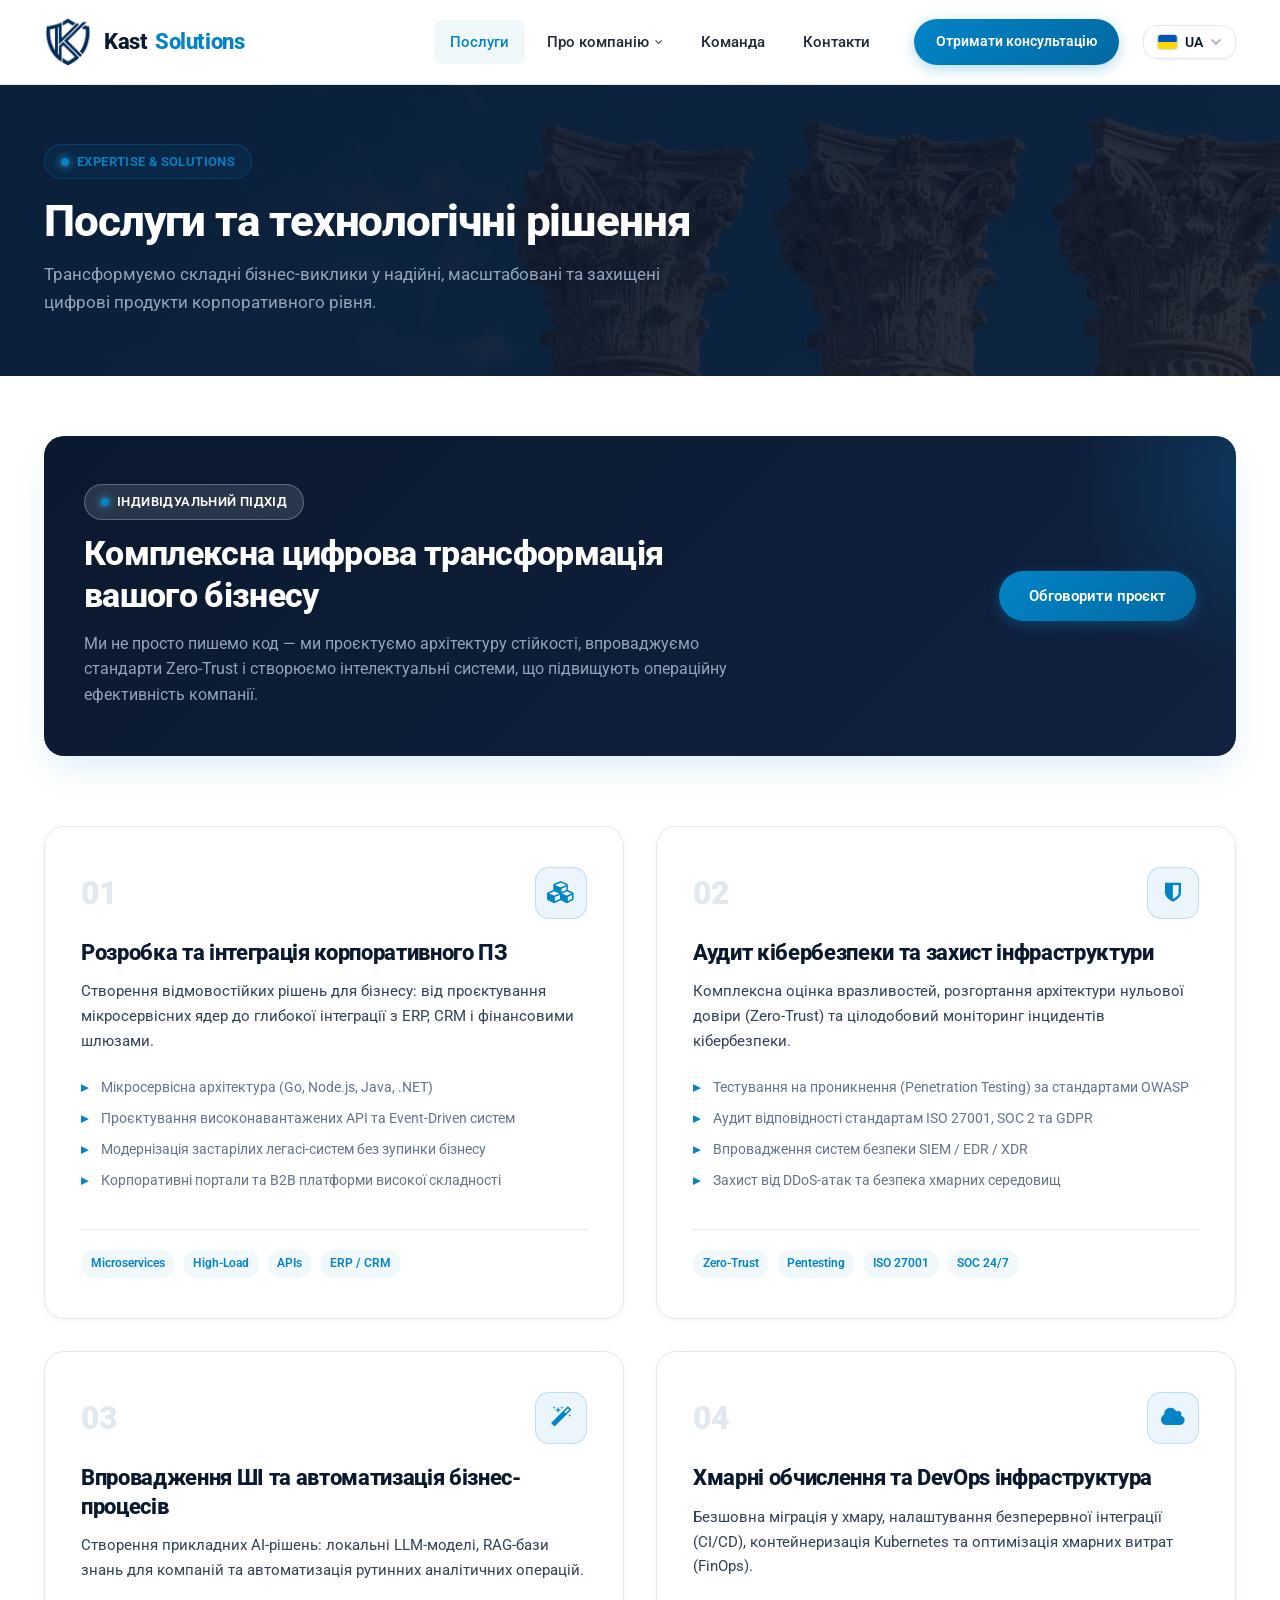
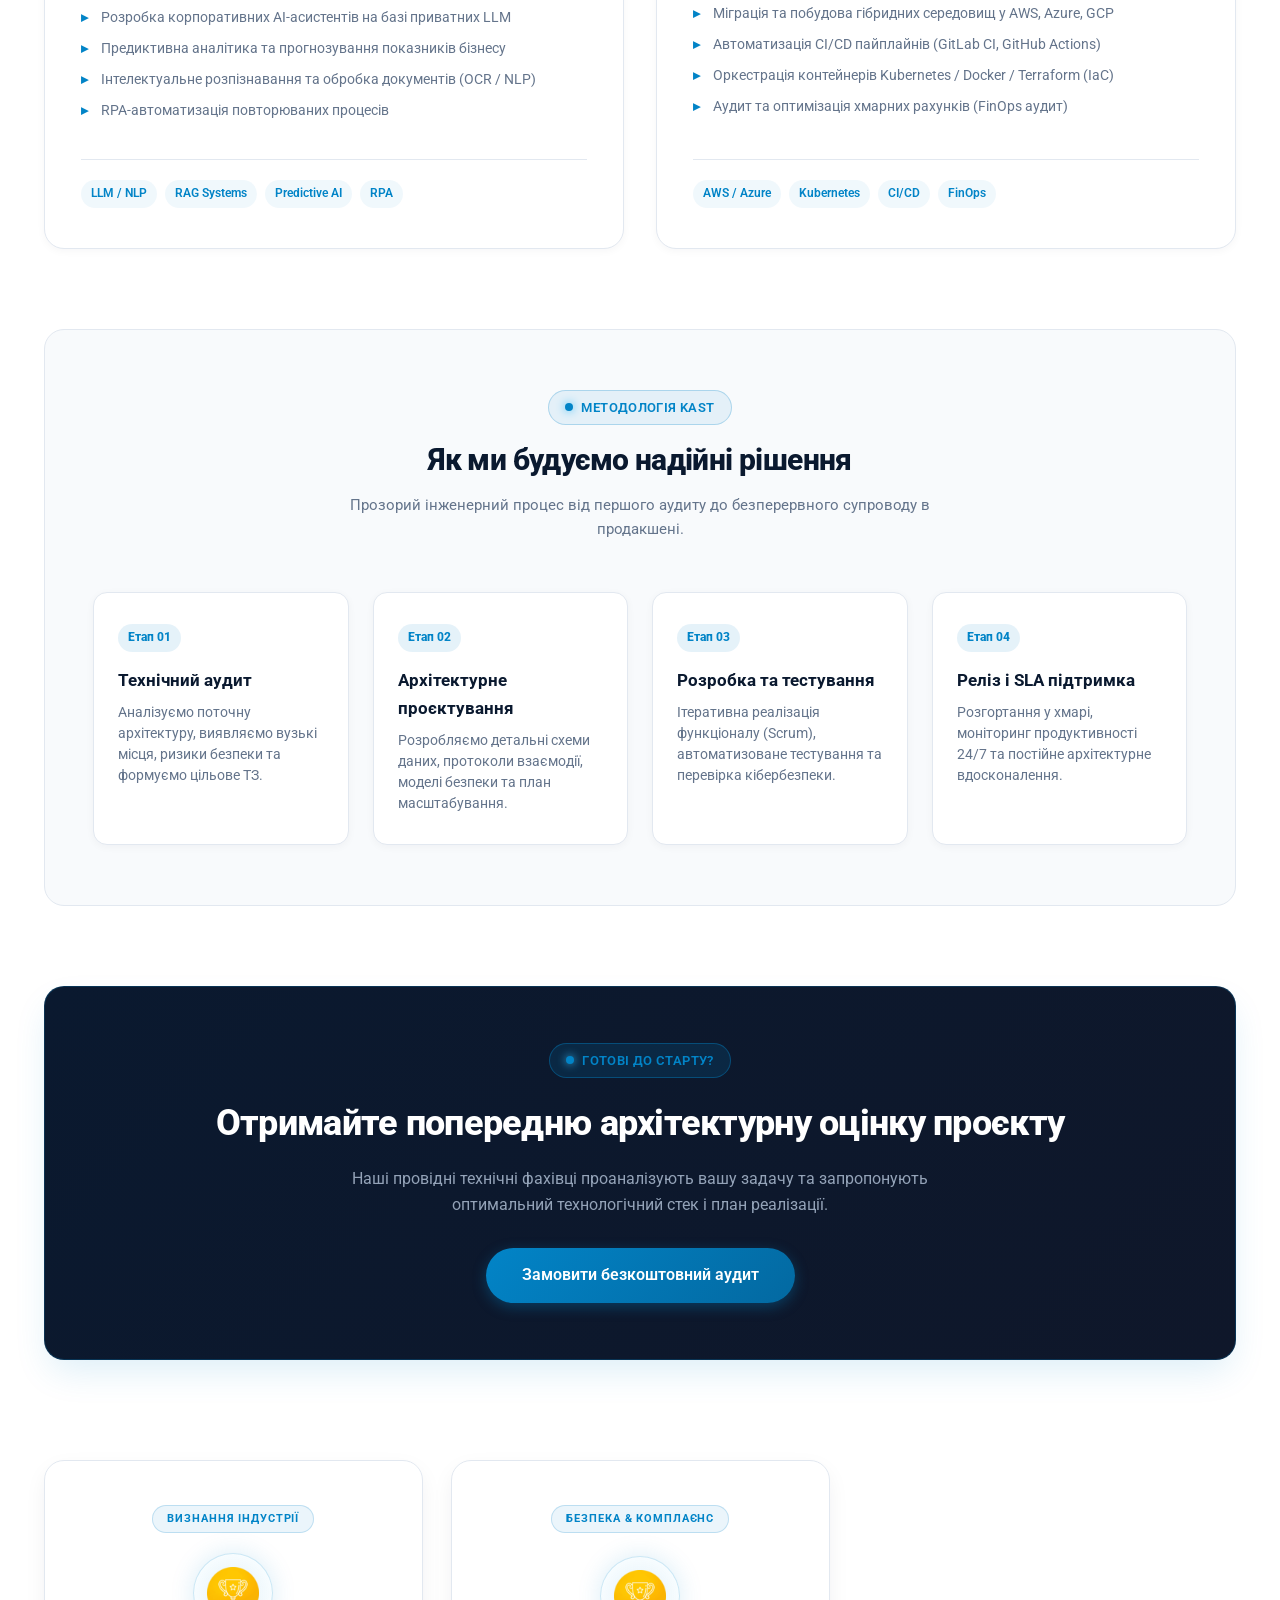
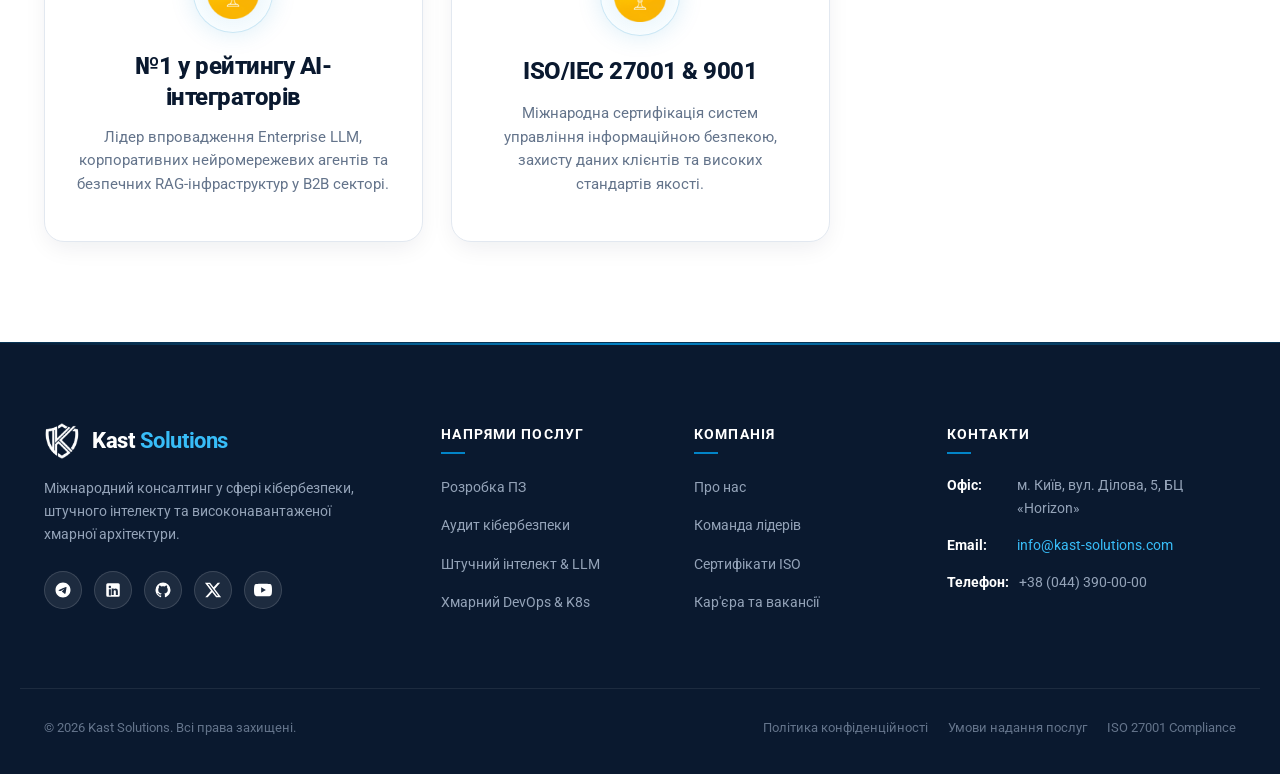
<file: projects/corp_site/services.html>
<!DOCTYPE html>
<html lang="uk">

<head>
  <!-- Anti-FOUC (Flash of Untranslated Content) Prevention Script -->
  <script>
    (function () {
      try {
        var savedLang = localStorage.getItem('kast_site_lang');
        if (savedLang === 'en') {
          document.documentElement.lang = 'en';
          document.documentElement.classList.add('lang-en-pending');
          setTimeout(function () {
            document.documentElement.classList.remove('lang-en-pending');
          }, 300);
        }
      } catch (e) {}
    })();
  </script>
  <meta charset="UTF-8">
  <meta http-equiv="X-UA-Compatible" content="IE=edge">
  <meta name="viewport" content="width=device-width, initial-scale=1.0">
  <title>Послуги — Kast Solutions</title>
  <meta name="meta-title-key" content="services.meta_title">
  <meta name="meta-desc-key" content="services.meta_desc">
  <meta name="description"
    content="Повний спектр технологічних послуг Kast Solutions: корпоративна розробка ПЗ, аудит кібербезпеки, впровадження штучного інтелекту, хмарна архітектура та DevOps.">
  <meta name="keywords"
    content="Kast Solutions, послуги IT консалтингу, розробка корпоративного ПЗ, аудит кібербезпеки, впровадження ШІ, хмарні обчислення, DevOps, мікросервіси">

  <!-- FontAwesome for icons (Local) -->
  <link rel="stylesheet" href="css/font-awesome.min.css">
  <!-- Core Stylesheet -->
  <link rel="stylesheet" href="css/style.css?v=11">
  <link rel="icon" type="image/png" sizes="32x32" href="img/32_32_logo.png">
  <link rel="stylesheet" href="css/fancybox.css">
  <link rel="stylesheet" href="css/services_custom.css?v=4">
</head>

<body>

  <!-- HEADER -->
  <header class="header">
    <div class="container header-main">

      <!-- Brand Logo -->
      <a href="index.html" class="header__logo">
        <img src="img/logo.png" width="48" height="48" alt="Kast Solutions">
        <span class="header__logo-brand">Kast <span>Solutions</span></span>
      </a>

      <!-- Navigation Menu -->
      <nav class="header-main__nav">
        <ul class="header-main__menu">
          <li class="active">
            <a href="services.html" data-i18n="nav.services">Послуги</a>
          </li>
          <li>
            <span><span data-i18n="nav.about">Про компанію</span> <i class="fa fa-angle-down"></i></span>
            <div class="header-main__submenu-block">
              <div class="header-main__submenu-wrap">
                <ul class="header-main__submenu">
                  <li><a href="about.html" data-i18n="nav.about_us">Про нас</a></li>
                  <li><a href="licenses.html" data-i18n="nav.certificates">Сертифікати</a></li>
                  <li><a href="contacts.html#vacancies" data-i18n="nav.careers">Вакансії</a></li>
                </ul>
              </div>
            </div>
          </li>
          <li>
            <a href="team.html" data-i18n="nav.team">Команда</a>
          </li>
          <li>
            <a href="contacts.html" data-i18n="nav.contacts">Контакти</a>
          </li>
        </ul>

        <a href="#callback-modal" data-modal-target="callback-modal" class="header__cta-btn" data-i18n="nav.cta">Отримати консультацію</a>
      </nav>

      <!-- Header Actions (Language Dropdown & Burger) -->
      <div class="header__actions">
        <div class="lang-dropdown" id="lang-dropdown">
          <button type="button" class="lang-dropdown__toggle" id="lang-toggle-btn" aria-haspopup="listbox" aria-expanded="false" aria-label="Вибір мови">
            <span class="lang-dropdown__flag" id="current-lang-flag">
              <svg class="flag-icon" viewBox="0 0 640 480" width="18" height="13.5" aria-hidden="true">
                <g fill-rule="evenodd" stroke-width="1pt">
                  <path fill="#0057b7" d="M0 0h640v240H0z"/>
                  <path fill="#ffd700" d="M0 240h640v240H0z"/>
                </g>
              </svg>
            </span>
            <span class="lang-dropdown__label" id="current-lang-label">UA</span>
            <svg class="lang-dropdown__chevron" width="10" height="6" viewBox="0 0 10 6" fill="none" aria-hidden="true">
              <path d="M1 1L5 5L9 1" stroke="currentColor" stroke-width="1.6" stroke-linecap="round" stroke-linejoin="round"/>
            </svg>
          </button>
          <div class="lang-dropdown__menu" role="listbox" aria-labelledby="lang-toggle-btn">
            <button type="button" class="lang-dropdown__item active" data-lang="uk" role="option" aria-selected="true">
              <span class="lang-dropdown__flag">
                <svg class="flag-icon" viewBox="0 0 640 480" width="18" height="13.5" aria-hidden="true">
                  <g fill-rule="evenodd" stroke-width="1pt">
                    <path fill="#0057b7" d="M0 0h640v240H0z"/>
                    <path fill="#ffd700" d="M0 240h640v240H0z"/>
                  </g>
                </svg>
              </span>
              <span class="lang-dropdown__name">Українська</span>
              <svg class="lang-dropdown__check" width="12" height="10" viewBox="0 0 12 10" fill="none" aria-hidden="true">
                <path d="M1 5L4.5 8.5L11 1.5" stroke="currentColor" stroke-width="2" stroke-linecap="round" stroke-linejoin="round"/>
              </svg>
            </button>
            <button type="button" class="lang-dropdown__item" data-lang="en" role="option" aria-selected="false">
              <span class="lang-dropdown__flag">
                <svg class="flag-icon" viewBox="0 0 640 480" width="18" height="13.5" aria-hidden="true">
                  <path fill="#012169" d="M0 0h640v480H0z"/>
                  <path fill="#FFF" d="m75 0 244 181L562 0h78v62L400 240l240 178v62h-80L320 301 81 480H0v-60l239-180L0 64V0h75z"/>
                  <path fill="#C8102E" d="m424 288 216 162v30h-40L384 300l40-12zm-208 0-40 12L0 426v-30l176-132 40 24zM640 0v16L464 148l-40-24L600 0h40zM0 0h40L216 132l-40 24L0 34V0z"/>
                  <path fill="#FFF" d="M240 0h160v480H240zM0 160h640v160H0z"/>
                  <path fill="#C8102E" d="M267 0h106v480H267zM0 187h640v106H0z"/>
                </svg>
              </span>
              <span class="lang-dropdown__name">English</span>
              <svg class="lang-dropdown__check" width="12" height="10" viewBox="0 0 12 10" fill="none" aria-hidden="true">
                <path d="M1 5L4.5 8.5L11 1.5" stroke="currentColor" stroke-width="2" stroke-linecap="round" stroke-linejoin="round"/>
              </svg>
            </button>
          </div>
        </div>

        <!-- Mobile Burger Menu Button -->
        <button class="header__burger" aria-label="Відкрити меню" data-i18n-aria="header.burger_aria">
          <span></span>
          <span></span>
          <span></span>
        </button>
      </div>

    </div>
  </header>

  <main>
    <!-- PAGE BANNER -->
    <section class="page-banner" style="background-image: url('img/header2.jpg');">
      <div class="page-banner__content">
        <span class="tech-badge" style="margin-bottom: 16px;" data-i18n="services.banner_badge">Expertise & Solutions</span>
        <h1 class="page-banner__title" data-i18n="services.banner_title">
          Послуги та технологічні рішення
        </h1>
        <p class="page-banner__subtitle" data-i18n="services.banner_subtitle">
          Трансформуємо складні бізнес-виклики у надійні, масштабовані та захищені цифрові продукти корпоративного рівня.
        </p>
      </div>
    </section>

    <!-- SERVICES CONTENT SECTION -->
    <section class="services-page-main">
      <div class="container">

        <!-- Intro Card -->
        <div class="services-intro-card">
          <div class="services-intro-text">
            <span class="tech-badge" style="background: rgba(255, 255, 255, 0.12); border-color: rgba(255, 255, 255, 0.25); color: #FFFFFF;" data-i18n="services.intro_badge">Індивідуальний підхід</span>
            <h2 data-i18n="services.intro_title">Комплексна цифрова трансформація вашого бізнесу</h2>
            <p data-i18n="services.intro_desc">Ми не просто пишемо код — ми проєктуємо архітектуру стійкості, впроваджуємо стандарти Zero-Trust і створюємо інтелектуальні системи, що підвищують операційну ефективність компанії.</p>
          </div>
          <div class="services-intro-actions">
            <a data-fancybox data-src="#consult-modal" href="javascript:;" class="btn btn-azure" data-i18n="services.intro_btn">Обговорити проєкт</a>
          </div>
        </div>

        <!-- 4 Core Pillars Grid -->
        <div class="services-pillars-grid">

          <!-- Pillar 1: Enterprise Software -->
          <div class="service-pillar-card">
            <div class="pillar-header">
              <span class="pillar-number">01</span>
              <div class="pillar-icon"><i class="fa fa-cubes"></i></div>
            </div>
            <h3 class="pillar-title" data-i18n="services.p1_title">Розробка та інтеграція корпоративного ПЗ</h3>
            <p class="pillar-desc" data-i18n="services.p1_desc">
              Створення відмовостійких рішень для бізнесу: від проєктування мікросервісних ядер до глибокої інтеграції з ERP, CRM і фінансовими шлюзами.
            </p>
            <ul class="pillar-features">
              <li data-i18n="services.p1_f1">Мікросервісна архітектура (Go, Node.js, Java, .NET)</li>
              <li data-i18n="services.p1_f2">Проєктування високонавантажених API та Event-Driven систем</li>
              <li data-i18n="services.p1_f3">Модернізація застарілих легасі-систем без зупинки бізнесу</li>
              <li data-i18n="services.p1_f4">Корпоративні портали та B2B платформи високої складності</li>
            </ul>
            <div class="pillar-tags">
              <span class="pillar-tag">Microservices</span>
              <span class="pillar-tag">High-Load</span>
              <span class="pillar-tag">APIs</span>
              <span class="pillar-tag">ERP / CRM</span>
            </div>
          </div>

          <!-- Pillar 2: Cybersecurity & Infrastructure -->
          <div class="service-pillar-card">
            <div class="pillar-header">
              <span class="pillar-number">02</span>
              <div class="pillar-icon"><i class="fa fa-shield"></i></div>
            </div>
            <h3 class="pillar-title" data-i18n="services.p2_title">Аудит кібербезпеки та захист інфраструктури</h3>
            <p class="pillar-desc" data-i18n="services.p2_desc">
              Комплексна оцінка вразливостей, розгортання архітектури нульової довіри (Zero-Trust) та цілодобовий моніторинг інцидентів кібербезпеки.
            </p>
            <ul class="pillar-features">
              <li data-i18n="services.p2_f1">Тестування на проникнення (Penetration Testing) за стандартами OWASP</li>
              <li data-i18n="services.p2_f2">Аудит відповідності стандартам ISO 27001, SOC 2 та GDPR</li>
              <li data-i18n="services.p2_f3">Впровадження систем безпеки SIEM / EDR / XDR</li>
              <li data-i18n="services.p2_f4">Захист від DDoS-атак та безпека хмарних середовищ</li>
            </ul>
            <div class="pillar-tags">
              <span class="pillar-tag">Zero-Trust</span>
              <span class="pillar-tag">Pentesting</span>
              <span class="pillar-tag">ISO 27001</span>
              <span class="pillar-tag">SOC 24/7</span>
            </div>
          </div>

          <!-- Pillar 3: AI & Business Automation -->
          <div class="service-pillar-card">
            <div class="pillar-header">
              <span class="pillar-number">03</span>
              <div class="pillar-icon"><i class="fa fa-magic"></i></div>
            </div>
            <h3 class="pillar-title" data-i18n="services.p3_title">Впровадження ШІ та автоматизація бізнес-процесів</h3>
            <p class="pillar-desc" data-i18n="services.p3_desc">
              Створення прикладних AI-рішень: локальні LLM-моделі, RAG-бази знань для компаній та автоматизація рутинних аналітичних операцій.
            </p>
            <ul class="pillar-features">
              <li data-i18n="services.p3_f1">Розробка корпоративних AI-асистентів на базі приватних LLM</li>
              <li data-i18n="services.p3_f2">Предиктивна аналітика та прогнозування показників бізнесу</li>
              <li data-i18n="services.p3_f3">Інтелектуальне розпізнавання та обробка документів (OCR / NLP)</li>
              <li data-i18n="services.p3_f4">RPA-автоматизація повторюваних процесів</li>
            </ul>
            <div class="pillar-tags">
              <span class="pillar-tag">LLM / NLP</span>
              <span class="pillar-tag">RAG Systems</span>
              <span class="pillar-tag">Predictive AI</span>
              <span class="pillar-tag">RPA</span>
            </div>
          </div>

          <!-- Pillar 4: Cloud Computing & DevOps -->
          <div class="service-pillar-card">
            <div class="pillar-header">
              <span class="pillar-number">04</span>
              <div class="pillar-icon"><i class="fa fa-cloud"></i></div>
            </div>
            <h3 class="pillar-title" data-i18n="services.p4_title">Хмарні обчислення та DevOps інфраструктура</h3>
            <p class="pillar-desc" data-i18n="services.p4_desc">
              Безшовна міграція у хмару, налаштування безперервної інтеграції (CI/CD), контейнеризація Kubernetes та оптимізація хмарних витрат (FinOps).
            </p>
            <ul class="pillar-features">
              <li data-i18n="services.p4_f1">Міграція та побудова гібридних середовищ у AWS, Azure, GCP</li>
              <li data-i18n="services.p4_f2">Автоматизація CI/CD пайплайнів (GitLab CI, GitHub Actions)</li>
              <li data-i18n="services.p4_f3">Оркестрація контейнерів Kubernetes / Docker / Terraform (IaC)</li>
              <li data-i18n="services.p4_f4">Аудит та оптимізація хмарних рахунків (FinOps аудит)</li>
            </ul>
            <div class="pillar-tags">
              <span class="pillar-tag">AWS / Azure</span>
              <span class="pillar-tag">Kubernetes</span>
              <span class="pillar-tag">CI/CD</span>
              <span class="pillar-tag">FinOps</span>
            </div>
          </div>

        </div>

        <!-- Work Process Section -->
        <div class="work-process-section">
          <div class="process-header">
            <span class="tech-badge" data-i18n="services.proc_badge">Методологія Kast</span>
            <h2 data-i18n="services.proc_title">Як ми будуємо надійні рішення</h2>
            <p data-i18n="services.proc_subtitle">Прозорий інженерний процес від першого аудиту до безперервного супроводу в продакшені.</p>
          </div>

          <div class="process-steps-grid">
            <div class="process-step-item">
              <span class="step-badge" data-i18n="services.step1_badge">Етап 01</span>
              <h3 data-i18n="services.step1_title">Технічний аудит</h3>
              <p data-i18n="services.step1_desc">Аналізуємо поточну архітектуру, виявляємо вузькі місця, ризики безпеки та формуємо цільове ТЗ.</p>
            </div>
            <div class="process-step-item">
              <span class="step-badge" data-i18n="services.step2_badge">Етап 02</span>
              <h3 data-i18n="services.step2_title">Архітектурне проєктування</h3>
              <p data-i18n="services.step2_desc">Розробляємо детальні схеми даних, протоколи взаємодії, моделі безпеки та план масштабування.</p>
            </div>
            <div class="process-step-item">
              <span class="step-badge" data-i18n="services.step3_badge">Етап 03</span>
              <h3 data-i18n="services.step3_title">Розробка та тестування</h3>
              <p data-i18n="services.step3_desc">Ітеративна реалізація функціоналу (Scrum), автоматизоване тестування та перевірка кібербезпеки.</p>
            </div>
            <div class="process-step-item">
              <span class="step-badge" data-i18n="services.step4_badge">Етап 04</span>
              <h3 data-i18n="services.step4_title">Реліз і SLA підтримка</h3>
              <p data-i18n="services.step4_desc">Розгортання у хмарі, моніторинг продуктивності 24/7 та постійне архітектурне вдосконалення.</p>
            </div>
          </div>
        </div>

        <!-- CTA Consultation Banner -->
        <div class="services-cta-banner">
          <span class="tech-badge" style="background: rgba(2, 132, 199, 0.15); border-color: rgba(2, 132, 199, 0.4); margin-bottom: 16px;" data-i18n="services.cta_badge">Готові до старту?</span>
          <h2 data-i18n="services.cta_title">Отримайте попередню архітектурну оцінку проєкту</h2>
          <p data-i18n="services.cta_desc">Наші провідні технічні фахівці проаналізують вашу задачу та запропонують оптимальний технологічний стек і план реалізації.</p>
          <a data-fancybox data-src="#consult-modal" href="javascript:;" class="btn btn-azure" data-i18n="services.cta_btn">Замовити безкоштовний аудит</a>
        </div>

      </div>
    </section>

    <!-- ACHIEVEMENTS SECTION -->
    <section class="rating" style="padding: 0 0 100px;">
      <div class="container rating__container">

        <div class="rating__item">
          <div class="rating__item-wrap">
            <div class="rating__block">
              <span class="rating__badge" data-i18n="index.ach1_badge">Визнання індустрії</span>
              <div class="rating__icon-wrap">
                <img class="rating__price" src="img/kubok.png" width="52" height="52" alt="Нагорода AI Leader">
              </div>
              <h3 class="rating__title" data-i18n="index.ach1_title">№1 у рейтингу AI-інтеграторів</h3>
              <p class="rating__text" data-i18n="index.ach1_desc">Лідер впровадження Enterprise LLM, корпоративних нейромережевих агентів та безпечних RAG-інфраструктур у B2B секторі.</p>
            </div>
          </div>
        </div>

        <div class="rating__item">
          <div class="rating__item-wrap">
            <div class="rating__block">
              <span class="rating__badge" data-i18n="index.ach2_badge">Безпека & Комплаєнс</span>
              <div class="rating__icon-wrap">
                <img class="rating__price" src="img/kubok.png" width="52" height="52" alt="Сертифікат ISO">
              </div>
              <h3 class="rating__title" data-i18n="index.ach2_title">ISO/IEC 27001 & 9001</h3>
              <p class="rating__text" data-i18n="index.ach2_desc">Міжнародна сертифікація систем управління інформаційною безпекою, захисту даних клієнтів та високих стандартів якості.</p>
            </div>
          </div>
        </div>

        <div class="rating__item">
          <div class="rating__item-wrap">
            <div class="rating__block">
              <span class="rating__badge" data-i18n="index.ach3_badge">Хмарне партнерство</span>
              <div class="rating__icon-wrap">
                <img class="rating__price" src="img/kubok.png" width="52" height="52" alt="Хмарний партнер Tier-1">
              </div>
              <h3 class="rating__title" data-i18n="index.ach3_title">Tier-1 Cloud Partner</h3>
              <p class="rating__text" data-i18n="index.ach3_desc">Офіційний сертифікований статус партнера AWS Advanced Tier та Microsoft Azure Gold Platform з підтримкою 24/7 SLA.</p>
            </div>
          </div>
        </div>

      </div>
    </section>

    <!-- FANCYBOX CONSULTATION MODAL -->
    <div style="display: none; padding: 44px; border-radius: 16px; max-width: 540px; background: #FFFFFF;" id="consult-modal">
      <span class="tech-badge" style="margin-bottom: 12px;">Kast Solutions</span>
      <h2 style="font-size: 26px; font-weight: 800; color: #0A192F; margin-bottom: 12px;" data-i18n="services.modal_title">Замовити консультацію</h2>
      <p style="font-size: 14px; color: #64748B; margin-bottom: 24px;" data-i18n="services.modal_subtitle">Залиште контакти, і провідний архітектор Kast Solutions зв'яжеться з вами для уточнення деталей.</p>
      
      <form onsubmit="event.preventDefault(); alert(window.i18n ? window.i18n.t('services.modal_success', 'Дякуємо за запит! Ми зв\'яжемося з вами найближчим часом.') : 'Дякуємо за запит! Ми зв\'яжемося з вами найближчим часом.'); Fancybox.close();">
        <div class="form-group">
          <label for="consult-name" style="font-size: 13px; font-weight: 600; color: #1F2937; display: block; margin-bottom: 6px;" data-i18n="modal.name_label">Ваше ім’я</label>
          <input type="text" id="consult-name" class="form-control" placeholder="Олександр" data-i18n-placeholder="modal.name_placeholder" required>
        </div>
        <div class="form-group">
          <label for="consult-phone" style="font-size: 13px; font-weight: 600; color: #1F2937; display: block; margin-bottom: 6px;" data-i18n="modal.phone_label">Номер телефону</label>
          <input type="tel" id="consult-phone" class="form-control" placeholder="+38 (0XX) XXX-XX-XX" data-i18n-placeholder="modal.phone_placeholder" required>
        </div>
        <div class="form-group">
          <label for="consult-service" style="font-size: 13px; font-weight: 600; color: #1F2937; display: block; margin-bottom: 6px;" data-i18n="footer.col_solutions">Напрям послуги</label>
          <select id="consult-service" class="form-control">
            <option value="software" data-i18n="services.p1_title">Розробка та інтеграція ПЗ</option>
            <option value="cybersecurity" data-i18n="services.p2_title">Аудит кібербезпеки та Zero-Trust</option>
            <option value="ai" data-i18n="services.p3_title">Впровадження ШІ та автоматизація</option>
            <option value="cloud" data-i18n="services.p4_title">Хмарні обчислення та DevOps</option>
          </select>
        </div>
        <button type="submit" class="btn btn-primary" style="width: 100%; margin-top: 10px;" data-i18n="modal.submit_btn">Надіслати запит</button>
      </form>
    </div>

  </main>

  <!-- REDESIGNED FOOTER (Modern Tech B2B Layout) -->
  <footer class="footer">
    <div class="container footer__grid">

      <!-- Col 1: Brand & Multi-Social Links -->
      <div>
        <div class="footer__col-logo">
          <img src="img/logo.png" width="36" height="36" alt="Kast Solutions">
          <span>Kast <b>Solutions</b></span>
        </div>
        <p class="footer__brand-text" data-i18n="footer.brand_desc">
          Міжнародний консалтинг у сфері кібербезпеки, штучного інтелекту та високонавантаженої хмарної архітектури.
        </p>
        <div class="footer__social-list">
          <a href="https://t.me/kast_solutions_demo" target="_blank" rel="noopener noreferrer" class="footer__social-link" aria-label="Telegram">
            <svg viewBox="0 0 24 24"><path d="M12 2C6.48 2 2 6.48 2 12s4.48 10 10 10 10-4.48 10-10S17.52 2 12 2zm4.64 6.8c-.15 1.58-.8 5.42-1.13 7.19-.14.75-.42 1-.68 1.03-.58.05-1.02-.38-1.58-.75-.88-.58-1.38-.94-2.23-1.5-.99-.65-.35-1.01.22-1.59.15-.15 2.71-2.48 2.76-2.69a.2.2 0 00-.05-.18c-.06-.05-.14-.03-.21-.02-.09.02-1.49.95-4.22 2.79-.4.27-.76.41-1.08.4-.36-.01-1.04-.2-1.55-.37-.63-.2-1.12-.31-1.08-.66.02-.18.27-.36.74-.55 2.92-1.27 4.86-2.11 5.83-2.51 2.78-1.16 3.35-1.36 3.73-1.36.08 0 .27.02.39.12.1.08.13.19.14.27-.01.06.01.24 0 .38z"/></svg>
          </a>
          <a href="#" target="_blank" rel="noopener noreferrer" class="footer__social-link" aria-label="LinkedIn">
            <svg viewBox="0 0 24 24"><path d="M19 3a2 2 0 0 1 2 2v14a2 2 0 0 1-2 2H5a2 2 0 0 1-2-2V5a2 2 0 0 1 2-2h14m-.5 15.5v-5.3a3.26 3.26 0 0 0-3.26-3.26c-.85 0-1.84.52-2.28 1.3v-1.11h-2.79v8.37h2.79v-4.93c0-.77.62-1.4 1.39-1.4a1.4 1.4 0 0 1 1.4 1.4v4.93h2.75M6.46 10.9v8.37H9.2V10.9H6.46M7.83 6.25c-.91 0-1.64.73-1.64 1.64s.73 1.64 1.64 1.64 1.64-.73 1.64-1.64-.73-1.64-1.64-1.64z"/></svg>
          </a>
          <a href="#" target="_blank" rel="noopener noreferrer" class="footer__social-link" aria-label="GitHub">
            <svg viewBox="0 0 24 24"><path d="M12 2A10 10 0 0 0 2 12c0 4.42 2.87 8.17 6.84 9.5.5.08.66-.23.66-.5v-1.69c-2.77.6-3.36-1.34-3.36-1.34-.46-1.16-1.11-1.47-1.11-1.47-.91-.62.07-.6.07-.6 1 .07 1.53 1.03 1.53 1.03.87 1.52 2.34 1.07 2.91.83.1-.65.35-1.09.63-1.34-2.22-.25-4.55-1.11-4.55-4.92 0-1.11.38-2 1.03-2.71-.1-.25-.45-1.29.1-2.64 0 0 .84-.27 2.75 1.02.79-.22 1.65-.33 2.5-.33.85 0 1.71.11 2.5.33 1.91-1.29 2.75-1.02 2.75-1.02.55 1.35.2 2.39.1 2.64.65.71 1.03 1.6 1.03 2.71 0 3.82-2.34 4.66-4.57 4.91.36.31.69.92.69 1.85V21c0 .27.16.59.67.5C19.14 20.16 22 16.42 22 12A10 10 0 0 0 12 2z"/></svg>
          </a>
          <a href="#" target="_blank" rel="noopener noreferrer" class="footer__social-link" aria-label="X (Twitter)">
            <svg viewBox="0 0 24 24"><path d="M18.244 2.25h3.308l-7.227 8.26 8.502 11.24H16.17l-5.214-6.817L4.99 21.75H1.68l7.73-8.835L1.254 2.25H8.08l4.713 6.231zm-1.161 17.52h1.833L7.084 4.126H5.117z"/></svg>
          </a>
          <a href="#" target="_blank" rel="noopener noreferrer" class="footer__social-link" aria-label="YouTube">
            <svg viewBox="0 0 24 24"><path d="M23.498 6.186a3.016 3.016 0 0 0-2.122-2.136C19.505 3.545 12 3.545 12 3.545s-7.505 0-9.377.505A3.017 3.017 0 0 0 .502 6.186C0 8.07 0 12 0 12s0 3.93.502 5.814a3.016 3.016 0 0 0 2.122 2.136c1.871.505 9.376.505 9.376.505s7.505 0 9.377-.505a3.015 3.015 0 0 0 2.122-2.136C24 15.93 24 12 24 12s0-3.93-.502-5.814zM9.545 15.568V8.432L15.818 12l-6.273 3.568z"/></svg>
          </a>
        </div>
      </div>

      <!-- Col 2: Solutions -->
      <div>
        <p class="footer__col-title" data-i18n="footer.col_solutions">Напрями послуг</p>
        <ul class="footer__menu-list">
          <li><a href="services.html" data-i18n="footer.sol_software">Розробка ПЗ</a></li>
          <li><a href="services.html" data-i18n="footer.sol_cyber">Аудит кібербезпеки</a></li>
          <li><a href="services.html" data-i18n="footer.sol_ai">Штучний інтелект & LLM</a></li>
          <li><a href="services.html" data-i18n="footer.sol_cloud">Хмарний DevOps & K8s</a></li>
        </ul>
      </div>

      <!-- Col 3: Company -->
      <div>
        <p class="footer__col-title" data-i18n="footer.col_company">Компанія</p>
        <ul class="footer__menu-list">
          <li><a href="about.html" data-i18n="footer.comp_about">Про нас</a></li>
          <li><a href="team.html" data-i18n="footer.comp_team">Команда лідерів</a></li>
          <li><a href="licenses.html" data-i18n="footer.comp_certs">Сертифікати ISO</a></li>
          <li><a href="contacts.html#vacancies" data-i18n="footer.comp_careers">Кар'єра та вакансії</a></li>
        </ul>
      </div>

      <!-- Col 4: Contacts -->
      <div>
        <p class="footer__col-title" data-i18n="footer.col_contacts">Контакти</p>
        <ul class="footer__contacts-list">
          <li><strong data-i18n="footer.contact_office_label">Офіс:</strong> <span data-i18n="footer.contact_office_val">м. Київ, вул. Ділова, 5, БЦ «Horizon»</span></li>
          <li><strong data-i18n="footer.contact_email_label">Email:</strong> <a href="mailto:info@kast-solutions.com">info@kast-solutions.com</a></li>
          <li><strong data-i18n="footer.contact_phone_label">Телефон:</strong> +38 (044) 390-00-00</li>
        </ul>
      </div>

    </div>

    <div class="container footer__bottom">
      <p class="footer__copy" data-i18n="footer.copy">&copy; 2026 Kast Solutions. Всі права захищені.</p>
      <div class="footer__bottom-links">
        <a href="#" data-i18n="footer.privacy">Політика конфіденційності</a>
        <a href="#" data-i18n="footer.terms">Умови надання послуг</a>
        <a href="#" data-i18n="footer.compliance">ISO 27001 Compliance</a>
      </div>
    </div>
  </footer>

  <!-- MODAL POPUP FOR CALLBACK -->
  <div class="modal" id="callback-modal">
    <div class="modal__backdrop"></div>
    <div class="modal__content">
      <button class="modal__close" data-modal-close aria-label="Закрити модальне вікно" data-i18n-aria="modal.close_aria"></button>
      <h3 class="modal__title" data-i18n="modal.title">Замовити консультацію</h3>
      <p class="modal__subtitle" data-i18n="modal.subtitle">Заповніть форму, і наш провідний IT-архітектор зв'яжеться з вами протягом 15 хвилин.</p>

      <form>
        <div class="form-group">
          <label for="modal-name" data-i18n="modal.name_label">Ваше ім’я</label>
          <input type="text" id="modal-name" name="name" class="form-control" placeholder="Олександр" data-i18n-placeholder="modal.name_placeholder" required>
        </div>
        <div class="form-group">
          <label for="modal-phone" data-i18n="modal.phone_label">Номер телефону</label>
          <input type="tel" id="modal-phone" name="phone" class="form-control" placeholder="+38 (0XX) XXX-XX-XX" data-i18n-placeholder="modal.phone_placeholder"
            required>
        </div>

        <div class="form-consent">
          <input type="checkbox" id="modal-consent" checked required>
          <label for="modal-consent">
            <span data-i18n="modal.consent">Я даю згоду на обробку моїх персональних даних відповідно до політики конфіденційності.</span>
          </label>
        </div>

        <button type="submit" class="btn btn-primary" style="width: 100%;" data-i18n="modal.submit_btn">Залишити заявку</button>
      </form>
    </div>
  </div>

  <!-- Client-side Scripts -->
  <script src="js/i18n.js?v=1" defer></script>
  <script src="js/main.js?v=11" defer></script>
  <script src="js/fancybox.umd.js" defer></script>
</body>

</html>
</file>
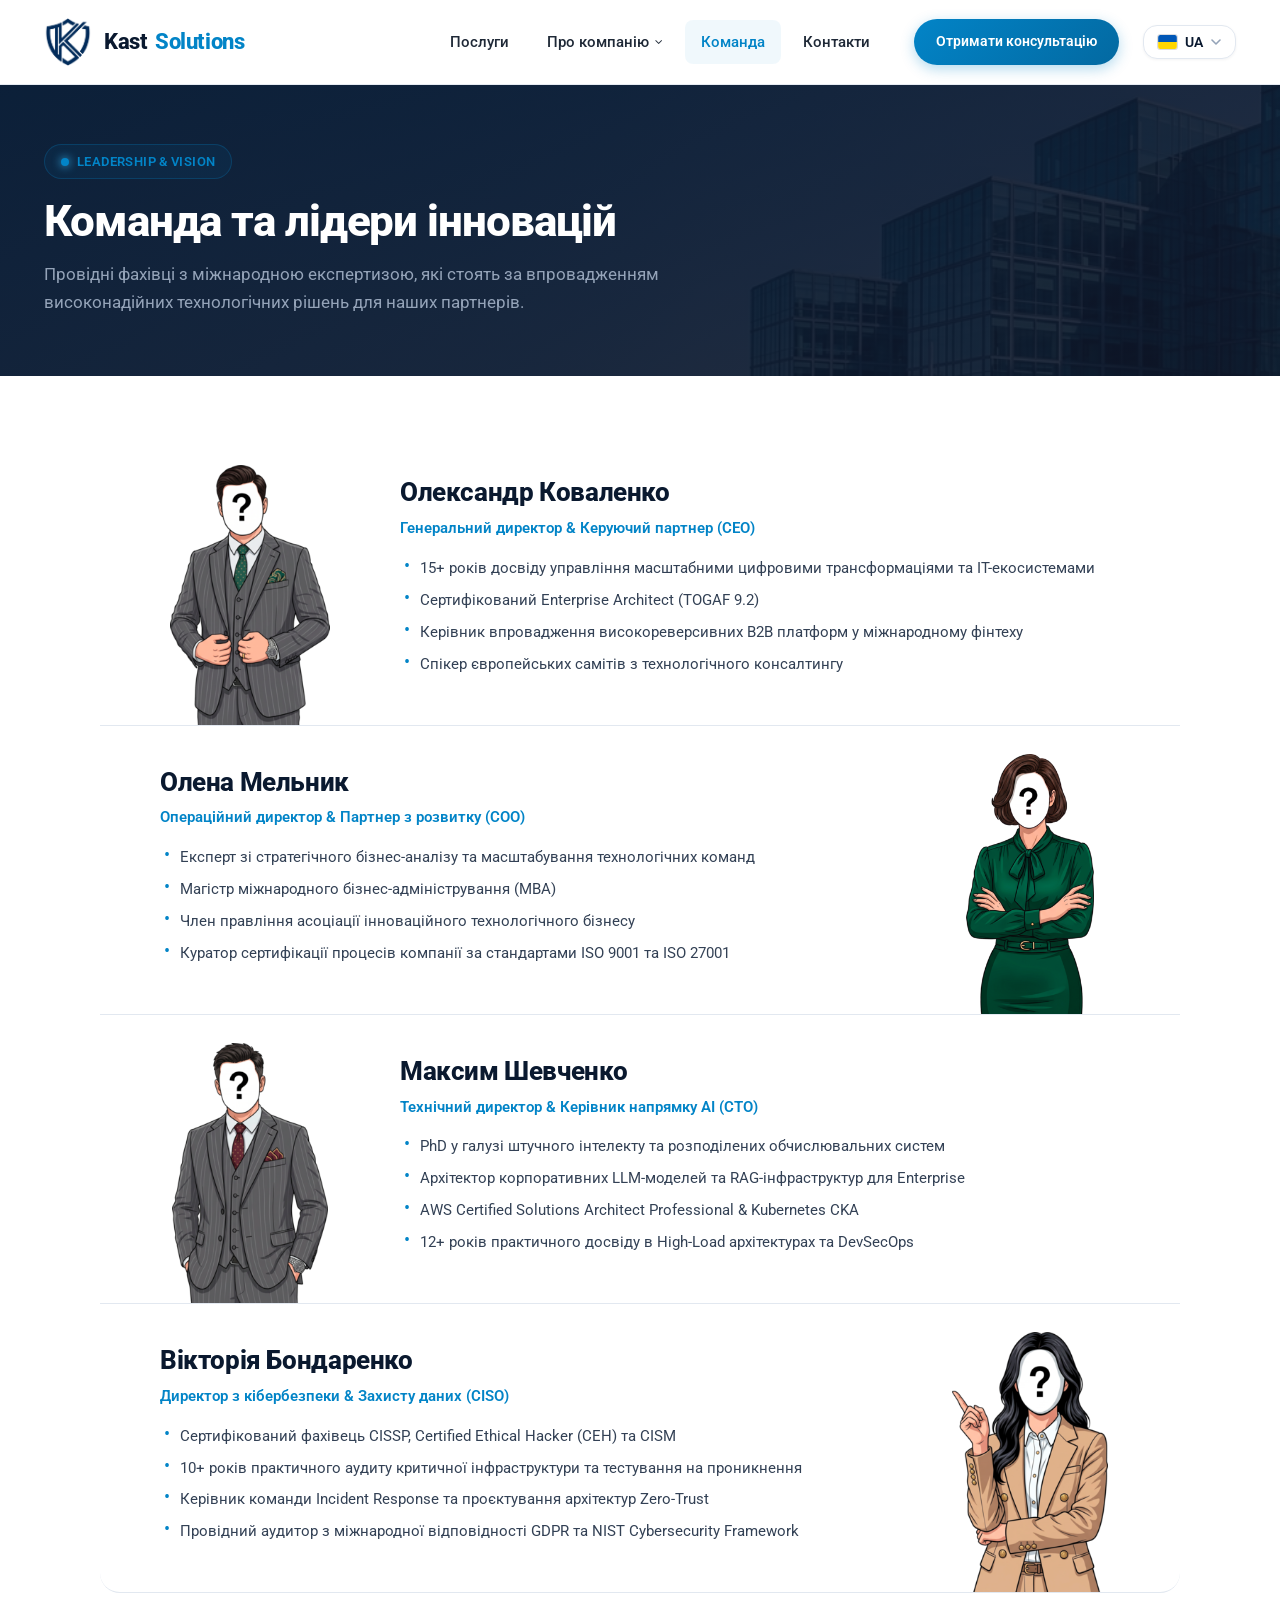
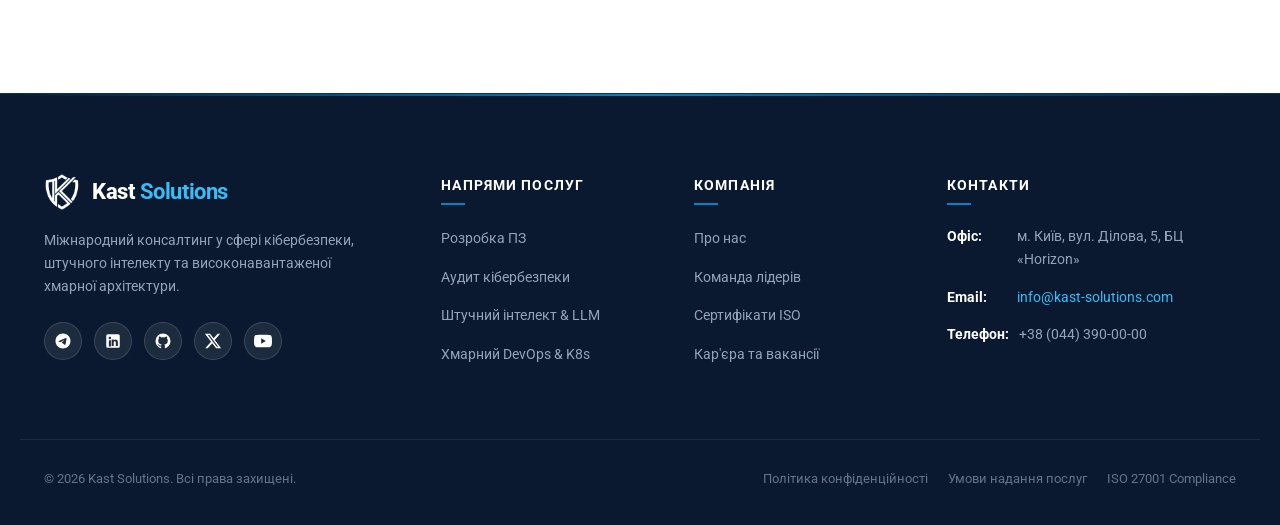
<file: projects/corp_site/team.html>
<!DOCTYPE html>
<html lang="uk">

<head>
  <!-- Anti-FOUC (Flash of Untranslated Content) Prevention Script -->
  <script>
    (function () {
      try {
        var savedLang = localStorage.getItem('kast_site_lang');
        if (savedLang === 'en') {
          document.documentElement.lang = 'en';
          document.documentElement.classList.add('lang-en-pending');
          setTimeout(function () {
            document.documentElement.classList.remove('lang-en-pending');
          }, 300);
        }
      } catch (e) {}
    })();
  </script>
  <meta charset="UTF-8">
  <meta http-equiv="X-UA-Compatible" content="IE=edge">
  <meta name="viewport" content="width=device-width, initial-scale=1.0">
  <title>Команда експертів — Kast Solutions</title>
  <meta name="meta-title-key" content="team.meta_title">
  <meta name="meta-desc-key" content="team.meta_desc">
  <meta name="description"
    content="Познайомтеся з керівництвом та провідними архітекторами компанії Kast Solutions. Експерти у сфері штучного інтелекту, кібербезпеки та хмарних технологій.">
  <meta name="keywords"
    content="команда Kast Solutions, керівництво, IT директори, CTO, CEO, фахівці з кібербезпеки, AI інженери, архітектори систем">

  <!-- FontAwesome for icons (Local) -->
  <link rel="stylesheet" href="css/font-awesome.min.css">
  <!-- Core Stylesheet -->
  <link rel="stylesheet" href="css/style.css?v=11">
  <link rel="icon" type="image/png" sizes="32x32" href="img/32_32_logo.png">
</head>

<body>

  <!-- HEADER -->
  <header class="header">
    <div class="container header-main">

      <!-- Brand Logo -->
      <a href="index.html" class="header__logo">
        <img src="img/logo.png" width="48" height="48" alt="Kast Solutions">
        <span class="header__logo-brand">Kast <span>Solutions</span></span>
      </a>

      <!-- Navigation Menu -->
      <nav class="header-main__nav">
        <ul class="header-main__menu">
          <li>
            <a href="services.html" data-i18n="nav.services">Послуги</a>
          </li>
          <li>
            <span><span data-i18n="nav.about">Про компанію</span> <i class="fa fa-angle-down"></i></span>
            <div class="header-main__submenu-block">
              <div class="header-main__submenu-wrap">
                <ul class="header-main__submenu">
                  <li><a href="about.html" data-i18n="nav.about_us">Про нас</a></li>
                  <li><a href="licenses.html" data-i18n="nav.certificates">Сертифікати</a></li>
                  <li><a href="contacts.html#vacancies" data-i18n="nav.careers">Вакансії</a></li>
                </ul>
              </div>
            </div>
          </li>
          <li class="active">
            <a href="team.html" data-i18n="nav.team">Команда</a>
          </li>
          <li>
            <a href="contacts.html" data-i18n="nav.contacts">Контакти</a>
          </li>
        </ul>

        <a href="#callback-modal" data-modal-target="callback-modal" class="header__cta-btn" data-i18n="nav.cta">Отримати консультацію</a>
      </nav>

      <!-- Header Actions (Language Dropdown & Burger) -->
      <div class="header__actions">
        <div class="lang-dropdown" id="lang-dropdown">
          <button type="button" class="lang-dropdown__toggle" id="lang-toggle-btn" aria-haspopup="listbox" aria-expanded="false" aria-label="Вибір мови">
            <span class="lang-dropdown__flag" id="current-lang-flag">
              <svg class="flag-icon" viewBox="0 0 640 480" width="18" height="13.5" aria-hidden="true">
                <g fill-rule="evenodd" stroke-width="1pt">
                  <path fill="#0057b7" d="M0 0h640v240H0z"/>
                  <path fill="#ffd700" d="M0 240h640v240H0z"/>
                </g>
              </svg>
            </span>
            <span class="lang-dropdown__label" id="current-lang-label">UA</span>
            <svg class="lang-dropdown__chevron" width="10" height="6" viewBox="0 0 10 6" fill="none" aria-hidden="true">
              <path d="M1 1L5 5L9 1" stroke="currentColor" stroke-width="1.6" stroke-linecap="round" stroke-linejoin="round"/>
            </svg>
          </button>
          <div class="lang-dropdown__menu" role="listbox" aria-labelledby="lang-toggle-btn">
            <button type="button" class="lang-dropdown__item active" data-lang="uk" role="option" aria-selected="true">
              <span class="lang-dropdown__flag">
                <svg class="flag-icon" viewBox="0 0 640 480" width="18" height="13.5" aria-hidden="true">
                  <g fill-rule="evenodd" stroke-width="1pt">
                    <path fill="#0057b7" d="M0 0h640v240H0z"/>
                    <path fill="#ffd700" d="M0 240h640v240H0z"/>
                  </g>
                </svg>
              </span>
              <span class="lang-dropdown__name">Українська</span>
              <svg class="lang-dropdown__check" width="12" height="10" viewBox="0 0 12 10" fill="none" aria-hidden="true">
                <path d="M1 5L4.5 8.5L11 1.5" stroke="currentColor" stroke-width="2" stroke-linecap="round" stroke-linejoin="round"/>
              </svg>
            </button>
            <button type="button" class="lang-dropdown__item" data-lang="en" role="option" aria-selected="false">
              <span class="lang-dropdown__flag">
                <svg class="flag-icon" viewBox="0 0 640 480" width="18" height="13.5" aria-hidden="true">
                  <path fill="#012169" d="M0 0h640v480H0z"/>
                  <path fill="#FFF" d="m75 0 244 181L562 0h78v62L400 240l240 178v62h-80L320 301 81 480H0v-60l239-180L0 64V0h75z"/>
                  <path fill="#C8102E" d="m424 288 216 162v30h-40L384 300l40-12zm-208 0-40 12L0 426v-30l176-132 40 24zM640 0v16L464 148l-40-24L600 0h40zM0 0h40L216 132l-40 24L0 34V0z"/>
                  <path fill="#FFF" d="M240 0h160v480H240zM0 160h640v160H0z"/>
                  <path fill="#C8102E" d="M267 0h106v480H267zM0 187h640v106H0z"/>
                </svg>
              </span>
              <span class="lang-dropdown__name">English</span>
              <svg class="lang-dropdown__check" width="12" height="10" viewBox="0 0 12 10" fill="none" aria-hidden="true">
                <path d="M1 5L4.5 8.5L11 1.5" stroke="currentColor" stroke-width="2" stroke-linecap="round" stroke-linejoin="round"/>
              </svg>
            </button>
          </div>
        </div>

        <!-- Mobile Burger Menu Button -->
        <button class="header__burger" aria-label="Відкрити меню" data-i18n-aria="header.burger_aria">
          <span></span>
          <span></span>
          <span></span>
        </button>
      </div>

    </div>
  </header>

  <main>

    <!-- PAGE BANNER -->
    <section class="page-banner" style="background-image: url('img/header1.jpg');">
      <div class="page-banner__content">
        <span class="tech-badge" style="margin-bottom: 16px;" data-i18n="team.banner_badge">Leadership & Vision</span>
        <h1 class="page-banner__title" data-i18n="team.banner_title">
          Команда та лідери інновацій
        </h1>
        <p class="page-banner__subtitle" data-i18n="team.banner_subtitle">
          Провідні фахівці з міжнародною експертизою, які стоять за впровадженням високонадійних технологічних рішень для наших партнерів.
        </p>
      </div>
    </section>

    <!-- TEAM SECTION -->
    <section class="team_page_section">
      <div class="container">

        <ul class="team_list_container">

          <!-- Member 1: worker_man_1.png (CEO) -->
          <li class="member">
            <div class="member_details_wrapper">
              <div class="member_photo">
                <img src="img/worker_man_1.png" alt="Олександр Коваленко">
              </div>
              <div class="member_details">
                <h2 class="member_name" data-i18n="team.m1_name">Олександр Коваленко</h2>
                <div class="member_position" data-i18n="team.m1_pos">Генеральний директор & Керуючий партнер (CEO)</div>
                <ul class="member_perks">
                  <li data-i18n="team.m1_p1">15+ років досвіду управління масштабними цифровими трансформаціями та IT-екосистемами</li>
                  <li data-i18n="team.m1_p2">Сертифікований Enterprise Architect (TOGAF 9.2)</li>
                  <li data-i18n="team.m1_p3">Керівник впровадження високореверсивних B2B платформ у міжнародному фінтеху</li>
                  <li data-i18n="team.m1_p4">Спікер європейських самітів з технологічного консалтингу</li>
                </ul>
              </div>
            </div>
          </li>

          <!-- Member 2: worker_fem_1.png (COO) -->
          <li class="member">
            <div class="member_details_wrapper">
              <div class="member_photo">
                <img src="img/worker_fem_1.png" alt="Олена Мельник">
              </div>
              <div class="member_details">
                <h2 class="member_name" data-i18n="team.m2_name">Олена Мельник</h2>
                <div class="member_position" data-i18n="team.m2_pos">Операційний директор & Партнер з розвитку (COO)</div>
                <ul class="member_perks">
                  <li data-i18n="team.m2_p1">Експерт зі стратегічного бізнес-аналізу та масштабування технологічних команд</li>
                  <li data-i18n="team.m2_p2">Магістр міжнародного бізнес-адміністрування (MBA)</li>
                  <li data-i18n="team.m2_p3">Член правління асоціації інноваційного технологічного бізнесу</li>
                  <li data-i18n="team.m2_p4">Куратор сертифікації процесів компанії за стандартами ISO 9001 та ISO 27001</li>
                </ul>
              </div>
            </div>
          </li>

          <!-- Member 3: worker_man_2.png (CTO / AI Head) -->
          <li class="member">
            <div class="member_details_wrapper">
              <div class="member_photo">
                <img src="img/worker_man_2.png" alt="Максим Шевченко">
              </div>
              <div class="member_details">
                <h2 class="member_name" data-i18n="team.m3_name">Максим Шевченко</h2>
                <div class="member_position" data-i18n="team.m3_pos">Технічний директор & Керівник напрямку AI (CTO)</div>
                <ul class="member_perks">
                  <li data-i18n="team.m3_p1">PhD у галузі штучного інтелекту та розподілених обчислювальних систем</li>
                  <li data-i18n="team.m3_p2">Архітектор корпоративних LLM-моделей та RAG-інфраструктур для Enterprise</li>
                  <li data-i18n="team.m3_p3">AWS Certified Solutions Architect Professional & Kubernetes CKA</li>
                  <li data-i18n="team.m3_p4">12+ років практичного досвіду в High-Load архітектурах та DevSecOps</li>
                </ul>
              </div>
            </div>
          </li>

          <!-- Member 4: worker_fem_2.png (CISO) -->
          <li class="member">
            <div class="member_details_wrapper">
              <div class="member_photo">
                <img src="img/worker_fem_2.png" alt="Вікторія Бондаренко">
              </div>
              <div class="member_details">
                <h2 class="member_name" data-i18n="team.m4_name">Вікторія Бондаренко</h2>
                <div class="member_position" data-i18n="team.m4_pos">Директор з кібербезпеки & Захисту даних (CISO)</div>
                <ul class="member_perks">
                  <li data-i18n="team.m4_p1">Сертифікований фахівець CISSP, Certified Ethical Hacker (CEH) та CISM</li>
                  <li data-i18n="team.m4_p2">10+ років практичного аудиту критичної інфраструктури та тестування на проникнення</li>
                  <li data-i18n="team.m4_p3">Керівник команди Incident Response та проєктування архітектур Zero-Trust</li>
                  <li data-i18n="team.m4_p4">Провідний аудитор з міжнародної відповідності GDPR та NIST Cybersecurity Framework</li>
                </ul>
              </div>
            </div>
          </li>

        </ul>
      </div>
    </section>

  </main>

  <!-- REDESIGNED FOOTER (Modern Tech B2B Layout) -->
  <footer class="footer">
    <div class="container footer__grid">

      <!-- Col 1: Brand & Multi-Social Links -->
      <div>
        <div class="footer__col-logo">
          <img src="img/logo.png" width="36" height="36" alt="Kast Solutions">
          <span>Kast <b>Solutions</b></span>
        </div>
        <p class="footer__brand-text" data-i18n="footer.brand_desc">
          Міжнародний консалтинг у сфері кібербезпеки, штучного інтелекту та високонавантаженої хмарної архітектури.
        </p>
        <div class="footer__social-list">
          <a href="https://t.me/kast_solutions_demo" target="_blank" rel="noopener noreferrer" class="footer__social-link" aria-label="Telegram">
            <svg viewBox="0 0 24 24"><path d="M12 2C6.48 2 2 6.48 2 12s4.48 10 10 10 10-4.48 10-10S17.52 2 12 2zm4.64 6.8c-.15 1.58-.8 5.42-1.13 7.19-.14.75-.42 1-.68 1.03-.58.05-1.02-.38-1.58-.75-.88-.58-1.38-.94-2.23-1.5-.99-.65-.35-1.01.22-1.59.15-.15 2.71-2.48 2.76-2.69a.2.2 0 00-.05-.18c-.06-.05-.14-.03-.21-.02-.09.02-1.49.95-4.22 2.79-.4.27-.76.41-1.08.4-.36-.01-1.04-.2-1.55-.37-.63-.2-1.12-.31-1.08-.66.02-.18.27-.36.74-.55 2.92-1.27 4.86-2.11 5.83-2.51 2.78-1.16 3.35-1.36 3.73-1.36.08 0 .27.02.39.12.1.08.13.19.14.27-.01.06.01.24 0 .38z"/></svg>
          </a>
          <a href="#" target="_blank" rel="noopener noreferrer" class="footer__social-link" aria-label="LinkedIn">
            <svg viewBox="0 0 24 24"><path d="M19 3a2 2 0 0 1 2 2v14a2 2 0 0 1-2 2H5a2 2 0 0 1-2-2V5a2 2 0 0 1 2-2h14m-.5 15.5v-5.3a3.26 3.26 0 0 0-3.26-3.26c-.85 0-1.84.52-2.28 1.3v-1.11h-2.79v8.37h2.79v-4.93c0-.77.62-1.4 1.39-1.4a1.4 1.4 0 0 1 1.4 1.4v4.93h2.75M6.46 10.9v8.37H9.2V10.9H6.46M7.83 6.25c-.91 0-1.64.73-1.64 1.64s.73 1.64 1.64 1.64 1.64-.73 1.64-1.64-.73-1.64-1.64-1.64z"/></svg>
          </a>
          <a href="#" target="_blank" rel="noopener noreferrer" class="footer__social-link" aria-label="GitHub">
            <svg viewBox="0 0 24 24"><path d="M12 2A10 10 0 0 0 2 12c0 4.42 2.87 8.17 6.84 9.5.5.08.66-.23.66-.5v-1.69c-2.77.6-3.36-1.34-3.36-1.34-.46-1.16-1.11-1.47-1.11-1.47-.91-.62.07-.6.07-.6 1 .07 1.53 1.03 1.53 1.03.87 1.52 2.34 1.07 2.91.83.1-.65.35-1.09.63-1.34-2.22-.25-4.55-1.11-4.55-4.92 0-1.11.38-2 1.03-2.71-.1-.25-.45-1.29.1-2.64 0 0 .84-.27 2.75 1.02.79-.22 1.65-.33 2.5-.33.85 0 1.71.11 2.5.33 1.91-1.29 2.75-1.02 2.75-1.02.55 1.35.2 2.39.1 2.64.65.71 1.03 1.6 1.03 2.71 0 3.82-2.34 4.66-4.57 4.91.36.31.69.92.69 1.85V21c0 .27.16.59.67.5C19.14 20.16 22 16.42 22 12A10 10 0 0 0 12 2z"/></svg>
          </a>
          <a href="#" target="_blank" rel="noopener noreferrer" class="footer__social-link" aria-label="X (Twitter)">
            <svg viewBox="0 0 24 24"><path d="M18.244 2.25h3.308l-7.227 8.26 8.502 11.24H16.17l-5.214-6.817L4.99 21.75H1.68l7.73-8.835L1.254 2.25H8.08l4.713 6.231zm-1.161 17.52h1.833L7.084 4.126H5.117z"/></svg>
          </a>
          <a href="#" target="_blank" rel="noopener noreferrer" class="footer__social-link" aria-label="YouTube">
            <svg viewBox="0 0 24 24"><path d="M23.498 6.186a3.016 3.016 0 0 0-2.122-2.136C19.505 3.545 12 3.545 12 3.545s-7.505 0-9.377.505A3.017 3.017 0 0 0 .502 6.186C0 8.07 0 12 0 12s0 3.93.502 5.814a3.016 3.016 0 0 0 2.122 2.136c1.871.505 9.376.505 9.376.505s7.505 0 9.377-.505a3.015 3.015 0 0 0 2.122-2.136C24 15.93 24 12 24 12s0-3.93-.502-5.814zM9.545 15.568V8.432L15.818 12l-6.273 3.568z"/></svg>
          </a>
        </div>
      </div>

      <!-- Col 2: Solutions -->
      <div>
        <p class="footer__col-title" data-i18n="footer.col_solutions">Напрями послуг</p>
        <ul class="footer__menu-list">
          <li><a href="services.html" data-i18n="footer.sol_software">Розробка ПЗ</a></li>
          <li><a href="services.html" data-i18n="footer.sol_cyber">Аудит кібербезпеки</a></li>
          <li><a href="services.html" data-i18n="footer.sol_ai">Штучний інтелект & LLM</a></li>
          <li><a href="services.html" data-i18n="footer.sol_cloud">Хмарний DevOps & K8s</a></li>
        </ul>
      </div>

      <!-- Col 3: Company -->
      <div>
        <p class="footer__col-title" data-i18n="footer.col_company">Компанія</p>
        <ul class="footer__menu-list">
          <li><a href="about.html" data-i18n="footer.comp_about">Про нас</a></li>
          <li><a href="team.html" data-i18n="footer.comp_team">Команда лідерів</a></li>
          <li><a href="licenses.html" data-i18n="footer.comp_certs">Сертифікати ISO</a></li>
          <li><a href="contacts.html#vacancies" data-i18n="footer.comp_careers">Кар'єра та вакансії</a></li>
        </ul>
      </div>

      <!-- Col 4: Contacts -->
      <div>
        <p class="footer__col-title" data-i18n="footer.col_contacts">Контакти</p>
        <ul class="footer__contacts-list">
          <li><strong data-i18n="footer.contact_office_label">Офіс:</strong> <span data-i18n="footer.contact_office_val">м. Київ, вул. Ділова, 5, БЦ «Horizon»</span></li>
          <li><strong data-i18n="footer.contact_email_label">Email:</strong> <a href="mailto:info@kast-solutions.com">info@kast-solutions.com</a></li>
          <li><strong data-i18n="footer.contact_phone_label">Телефон:</strong> +38 (044) 390-00-00</li>
        </ul>
      </div>

    </div>

    <div class="container footer__bottom">
      <p class="footer__copy" data-i18n="footer.copy">&copy; 2026 Kast Solutions. Всі права захищені.</p>
      <div class="footer__bottom-links">
        <a href="#" data-i18n="footer.privacy">Політика конфіденційності</a>
        <a href="#" data-i18n="footer.terms">Умови надання послуг</a>
        <a href="#" data-i18n="footer.compliance">ISO 27001 Compliance</a>
      </div>
    </div>
  </footer>

  <!-- MODAL POPUP FOR CALLBACK -->
  <div class="modal" id="callback-modal">
    <div class="modal__backdrop"></div>
    <div class="modal__content">
      <button class="modal__close" data-modal-close aria-label="Закрити модальне вікно" data-i18n-aria="modal.close_aria"></button>
      <h3 class="modal__title" data-i18n="modal.title">Замовити консультацію</h3>
      <p class="modal__subtitle" data-i18n="modal.subtitle">Заповніть форму, і наш провідний IT-архітектор зв'яжеться з вами протягом 15 хвилин.</p>

      <form>
        <div class="form-group">
          <label for="modal-name" data-i18n="modal.name_label">Ваше ім’я</label>
          <input type="text" id="modal-name" name="name" class="form-control" placeholder="Олександр" data-i18n-placeholder="modal.name_placeholder" required>
        </div>
        <div class="form-group">
          <label for="modal-phone" data-i18n="modal.phone_label">Номер телефону</label>
          <input type="tel" id="modal-phone" name="phone" class="form-control" placeholder="+38 (0XX) XXX-XX-XX" data-i18n-placeholder="modal.phone_placeholder"
            required>
        </div>

        <div class="form-consent">
          <input type="checkbox" id="modal-consent" checked required>
          <label for="modal-consent">
            <span data-i18n="modal.consent">Я даю згоду на обробку моїх персональних даних відповідно до політики конфіденційності.</span>
          </label>
        </div>

        <button type="submit" class="btn btn-primary" style="width: 100%;" data-i18n="modal.submit_btn">Залишити заявку</button>
      </form>
    </div>
  </div>

  <!-- Client-side Scripts -->
  <script src="js/i18n.js?v=1" defer></script>
  <script src="js/main.js?v=11" defer></script>
</body>

</html>
</file>
<file: css/style.css>
/* ==========================================================================
   Design System & CSS Variables (Stanislav Kamaiev — Resume)
   ========================================================================== */
:root {
  /* Colors */
  --bg-body: #f1f5f9;
  --bg-card: #ffffff;
  --bg-sidebar: #0f172a;
  --bg-sidebar-alt: #1e293b;
  --bg-sidebar-hover: #273549;

  --text-main: #0f172a;
  --text-body: #334155;
  --text-muted: #64748b;
  --text-light: #94a3b8;

  --sidebar-text-main: #f8fafc;
  --sidebar-text-body: #cbd5e1;
  --sidebar-text-muted: #94a3b8;

  --primary: #0284c7;
  --primary-hover: #0369a1;
  --primary-light: #e0f2fe;
  --primary-glow: rgba(2, 132, 199, 0.35);

  --accent: #ea580c;
  --accent-light: #ffedd5;
  --accent-border: #fed7aa;

  --border-light: #e2e8f0;
  --border-sidebar: #334155;
  --border-sidebar-light: #475569;

  /* Typography */
  --font-main: "Inter", -apple-system, BlinkMacSystemFont, "Segoe UI", Roboto, sans-serif;
  --font-heading: "Montserrat", -apple-system, BlinkMacSystemFont, "Segoe UI", Roboto, sans-serif;

  /* Geometry & Shadows */
  --radius-sm: 6px;
  --radius-md: 10px;
  --radius-lg: 16px;
  --radius-full: 9999px;

  --shadow-sm: 0 1px 3px 0 rgba(0, 0, 0, 0.07);
  --shadow-md: 0 4px 6px -1px rgba(0, 0, 0, 0.08), 0 2px 4px -2px rgba(0, 0, 0, 0.04);
  --shadow-card: 0 20px 25px -5px rgba(15, 23, 42, 0.08), 0 8px 10px -6px rgba(15, 23, 42, 0.04);

  --transition: all 0.25s cubic-bezier(0.4, 0, 0.2, 1);
}

/* ==========================================================================
   Reset & Base Styles
   ========================================================================== */
*,
*::before,
*::after {
  box-sizing: border-box;
  margin: 0;
  padding: 0;
}

html {
  scroll-behavior: smooth;
}

body {
  font-family: var(--font-main);
  background-color: var(--bg-body);
  color: var(--text-body);
  line-height: 1.6;
  padding: 40px 20px;
  min-height: 100vh;
  display: flex;
  justify-content: center;
  align-items: flex-start;
  -webkit-font-smoothing: antialiased;
}

/* ==========================================================================
   Layout Wrapper & Master Card
   ========================================================================== */
.resume-wrapper {
  width: 100%;
  max-width: 1200px;
  margin: 0 auto;
}

.resume-card {
  display: grid;
  grid-template-columns: 340px 1fr;
  background-color: var(--bg-card);
  border-radius: var(--radius-lg);
  overflow: hidden;
  box-shadow: var(--shadow-card);
  border: 1px solid var(--border-light);
}

/* ==========================================================================
   Sidebar Styles (Dark Slate Tech Aesthetic)
   ========================================================================== */
.resume-sidebar {
  background-color: var(--bg-sidebar);
  color: var(--sidebar-text-body);
  padding: 42px 30px;
  display: flex;
  flex-direction: column;
  gap: 34px;
  border-right: 1px solid var(--border-sidebar);
}

/* Profile Header & Avatar */
.profile-header {
  text-align: center;
  display: flex;
  flex-direction: column;
  align-items: center;
}

.avatar-container {
  position: relative;
  width: 195px;
  height: 195px;
  margin-bottom: 18px;
}

.profile-avatar {
  width: 100%;
  height: 100%;
  object-fit: cover;
  border-radius: 50%;
  border: 4px solid var(--primary);
  box-shadow: 0 0 25px var(--primary-glow);
  transition: var(--transition);
}

.avatar-container:hover .profile-avatar {
  transform: scale(1.03);
  box-shadow: 0 0 35px rgba(2, 132, 199, 0.55);
}

.profile-name {
  font-family: var(--font-heading);
  font-size: 27px;
  font-weight: 800;
  color: var(--sidebar-text-main);
  line-height: 1.25;
  margin-bottom: 6px;
  letter-spacing: -0.4px;
}

.profile-role {
  font-size: 15px;
  font-weight: 600;
  color: var(--primary);
  letter-spacing: 0.3px;
}

.profile-subrole {
  display: block;
  font-size: 13px;
  font-weight: 400;
  color: var(--sidebar-text-muted);
  margin-top: 3px;
}

/* Sidebar Section Headers */
.sidebar-section {
  display: flex;
  flex-direction: column;
  gap: 12px;
}

.sidebar-title {
  font-family: var(--font-heading);
  font-size: 14.5px;
  font-weight: 800;
  text-transform: uppercase;
  letter-spacing: 1.1px;
  color: var(--sidebar-text-main);
  display: flex;
  align-items: center;
  gap: 8px;
  padding-bottom: 8px;
  border-bottom: 1px solid var(--border-sidebar);
  margin-bottom: 2px;
}

.section-icon {
  width: 16px;
  height: 16px;
  max-width: 16px;
  max-height: 16px;
  color: var(--primary);
  flex-shrink: 0;
  display: flex;
  align-items: center;
  justify-content: center;
}

.section-icon svg {
  width: 16px;
  height: 16px;
  max-width: 16px;
  max-height: 16px;
}

/* Contacts */
.contact-list {
  list-style: none;
  display: flex;
  flex-direction: column;
  gap: 12px;
}

.contact-item {
  display: flex;
  align-items: center;
  gap: 12px;
  font-size: 13px;
}

.contact-icon {
  width: 36px;
  height: 36px;
  max-width: 36px;
  max-height: 36px;
  background-color: var(--bg-sidebar-alt);
  border: 1px solid var(--border-sidebar-light);
  border-radius: var(--radius-sm);
  color: var(--primary);
  flex-shrink: 0;
  display: flex;
  align-items: center;
  justify-content: center;
}

.contact-icon svg {
  width: 17px;
  height: 17px;
  max-width: 17px;
  max-height: 17px;
}

.contact-info {
  display: flex;
  flex-direction: column;
  gap: 1px;
  min-width: 0;
}

.contact-label {
  font-size: 10.5px;
  font-weight: 700;
  color: var(--sidebar-text-muted);
  text-transform: uppercase;
  letter-spacing: 0.6px;
}

.contact-link {
  color: var(--sidebar-text-body);
  text-decoration: none;
  font-size: 13px;
  font-weight: 400;
  transition: var(--transition);
  word-break: break-all;
}

.contact-link:hover {
  color: var(--primary);
  transform: translateX(2px);
}

/* Technical Skills */
.skills-category {
  display: flex;
  flex-direction: column;
  gap: 6px;
}

.skills-category+.skills-category {
  margin-top: 10px;
}

.category-name {
  font-family: var(--font-heading);
  font-size: 11.5px;
  font-weight: 800;
  color: var(--sidebar-text-muted);
  text-transform: uppercase;
  letter-spacing: 0.9px;
  margin-bottom: 2px;
}

.skills-badges {
  display: flex;
  flex-wrap: wrap;
  gap: 6px;
}

.skill-badge {
  font-size: 11.5px;
  font-weight: 500;
  padding: 4px 10px;
  background-color: var(--bg-sidebar-alt);
  color: var(--sidebar-text-body);
  border-radius: var(--radius-sm);
  border: 1px solid var(--border-sidebar-light);
  transition: var(--transition);
  display: inline-block;
}

.skill-badge:hover {
  border-color: var(--primary);
  background-color: var(--bg-sidebar-hover);
  color: var(--sidebar-text-main);
  transform: translateY(-1px);
}

.skill-badge.highlight {
  background-color: rgba(2, 132, 199, 0.2);
  border-color: var(--primary);
  color: #7dd3fc;
  font-weight: 600;
}

/* Soft Skills */
.soft-skills-list {
  list-style: none;
  display: flex;
  flex-direction: column;
  gap: 8px;
}

.soft-skills-list li {
  font-size: 12.5px;
  color: var(--sidebar-text-body);
  display: flex;
  align-items: flex-start;
  gap: 8px;
  line-height: 1.45;
}

.check-icon {
  color: var(--primary);
  font-weight: 700;
  font-size: 12px;
  flex-shrink: 0;
  margin-top: 1px;
}

/* Languages with Progress Bars */
.language-item {
  display: flex;
  flex-direction: column;
  gap: 4px;
}

.language-item+.language-item {
  margin-top: 8px;
}

.language-info {
  display: flex;
  justify-content: space-between;
  align-items: center;
  font-size: 12.5px;
}

.language-name {
  font-weight: 600;
  color: var(--sidebar-text-main);
}

.language-level {
  font-size: 11.5px;
  color: var(--sidebar-text-muted);
}

.progress-bar {
  width: 100%;
  height: 6px;
  background-color: #162032;
  border: 1px solid #334155;
  border-radius: var(--radius-full);
  overflow: hidden;
  box-sizing: border-box;
}

.progress-fill {
  height: 100%;
  background: linear-gradient(90deg, #0284c7 0%, #38bdf8 100%);
  border-radius: var(--radius-full);
  box-shadow: 0 0 8px rgba(56, 189, 248, 0.35);
}

/* Sidebar Actions & Print Button */
.sidebar-actions {
  margin-top: 14px;
}

.btn-primary,
.btn.btn-primary {
  width: 100%;
  background-color: var(--primary);
  color: #ffffff;
  border: none;
  padding: 14px 22px;
  min-height: 50px;
  font-size: 13.5px;
  font-weight: 600;
  letter-spacing: 0.25px;
  border-radius: var(--radius-md);
  display: inline-flex;
  align-items: center;
  justify-content: center;
  gap: 10px;
  cursor: pointer;
  transition: var(--transition);
  box-shadow: 0 4px 14px rgba(2, 132, 199, 0.35);
  text-decoration: none;
}

.btn-primary svg,
.btn.btn-primary svg {
  width: 19px;
  height: 19px;
  max-width: 19px;
  max-height: 19px;
  stroke: currentColor;
  flex-shrink: 0;
}

.btn-primary:hover,
.btn.btn-primary:hover {
  background-color: var(--primary-hover);
  box-shadow: 0 6px 18px rgba(2, 132, 199, 0.45);
  transform: translateY(-2px);
}

.btn-primary:active,
.btn.btn-primary:active {
  transform: translateY(0);
}

/* ==========================================================================
   Main Content Area (Clean Modern White & Slate)
   ========================================================================== */
.resume-main {
  background-color: var(--bg-card);
  padding: 42px 38px;
  display: flex;
  flex-direction: column;
  gap: 38px;
}

/* Main Section Header with Short Blue Accent Bar */
.main-section {
  display: flex;
  flex-direction: column;
  gap: 16px;
}

.main-title {
  position: relative;
  font-family: var(--font-heading);
  font-size: 21px;
  font-weight: 800;
  color: var(--text-main);
  display: flex;
  align-items: center;
  gap: 12px;
  text-transform: none;
  letter-spacing: -0.3px;
  margin-bottom: 6px;
  padding-bottom: 12px;
  border-bottom: none;
}

.main-title::after {
  content: "";
  position: absolute;
  bottom: 0;
  left: 0;
  width: 50px;
  height: 3.5px;
  background: linear-gradient(90deg, #0284c7 0%, #38bdf8 100%);
  border-radius: var(--radius-full);
}

.title-icon {
  width: 32px;
  height: 32px;
  max-width: 32px;
  max-height: 32px;
  background-color: #e0f2fec4;
  color: var(--primary);
  border-radius: 8px;
  display: flex;
  align-items: center;
  justify-content: center;
  flex-shrink: 0;
}

.title-icon svg {
  width: 16px;
  height: 16px;
  max-width: 16px;
  max-height: 16px;
}

/* Summary / About Me */
.summary-lead {
  font-size: 14.5px;
  color: var(--text-body);
  line-height: 1.7;
}

.summary-lead strong {
  color: var(--text-main);
  font-weight: 700;
}

.summary-text {
  font-size: 14px;
  color: var(--text-body);
  line-height: 1.7;
}

/* ==========================================================================
   Timeline Component (Experience & Education)
   ========================================================================== */
.timeline {
  position: relative;
  display: flex;
  flex-direction: column;
  gap: 28px;
  padding-left: 24px;
  margin-left: 10px;
}

.timeline::before {
  content: "";
  position: absolute;
  top: 12px;
  bottom: 14px;
  left: 0;
  width: 2px;
  background-color: #e2e8f0;
  border-radius: 2px;
}

.timeline-item {
  position: relative;
  display: flex;
  flex-direction: column;
  gap: 6px;
}

.timeline-marker {
  position: absolute;
  left: -31px;
  top: 4px;
  width: 16px;
  height: 16px;
  border-radius: 50%;
  background-color: #ffffff;
  border: 4px solid var(--primary);
  box-shadow: 0 0 0 2px rgba(2, 132, 199, 0.08);
  z-index: 1;
}

.timeline-header {
  display: flex;
  justify-content: space-between;
  align-items: flex-start;
  gap: 12px 16px;
  margin-bottom: 2px;
}

.timeline-role-group {
  display: flex;
  flex-direction: row;
  align-items: baseline;
  flex-wrap: wrap;
  gap: 8px;
  flex: 1 1 auto;
  min-width: 0;
}

.timeline-position {
  font-family: var(--font-heading);
  font-size: 17px;
  font-weight: 800;
  color: var(--text-main);
  line-height: 1.35;
  letter-spacing: -0.2px;
}

.timeline-header>.timeline-position {
  flex: 1 1 auto;
  min-width: 0;
}

.timeline-company {
  font-size: 14px;
  font-weight: 600;
  color: var(--accent);
  line-height: 1.4;
}

.timeline-badge {
  font-size: 12px;
  font-weight: 600;
  background-color: #e0f2fe;
  color: var(--primary);
  border: 1px solid #bae6fd;
  padding: 3px 12px;
  border-radius: var(--radius-full);
  display: inline-flex;
  align-items: center;
  white-space: nowrap;
  flex-shrink: 0;
}

.timeline-location {
  font-size: 12.5px;
  color: var(--text-muted);
  display: flex;
  align-items: center;
  gap: 5px;
  margin-top: 1px;
}

.timeline-location svg {
  width: 14px;
  height: 14px;
  max-width: 14px;
  max-height: 14px;
}

.timeline-desc {
  font-size: 14px;
  color: var(--text-body);
  margin-top: 4px;
  line-height: 1.5;
}

.timeline-duties {
  list-style: none;
  display: flex;
  flex-direction: column;
  gap: 8px;
  padding-left: 2px;
  margin-top: 4px;
}

.timeline-duties li {
  font-size: 13.5px;
  color: var(--text-body);
  position: relative;
  padding-left: 18px;
  line-height: 1.6;
}

.timeline-duties li::before {
  content: "•";
  position: absolute;
  left: 4px;
  color: var(--primary);
  font-weight: bold;
  font-size: 15px;
}

.timeline-duties li strong {
  color: var(--text-main);
  font-weight: 600;
}

.timeline-specialty {
  font-size: 13px;
  color: var(--text-muted);
  margin-top: 2px;
}

.timeline-specialty strong {
  color: var(--text-body);
  font-weight: 600;
}

.timeline-subtext {
  font-size: 13px;
  color: var(--text-muted);
  line-height: 1.5;
  margin-top: 2px;
}

/* ==========================================================================
   Portfolio Project Card (Full-Width Slider)
   ========================================================================== */
.projects-grid {
  display: flex;
  flex-direction: column;
  gap: 16px;
}

.project-card {
  background-color: #f8fafc;
  border: 1px solid var(--border-light);
  border-radius: var(--radius-md);
  padding: 24px;
  display: flex;
  flex-direction: column;
  gap: 12px;
  transition: var(--transition);
}

.project-card:hover {
  border-color: var(--primary);
  box-shadow: var(--shadow-md);
  transform: translateY(-2px);
}

.project-header {
  display: flex;
  justify-content: space-between;
  align-items: center;
  flex-wrap: wrap;
  gap: 8px;
}

.project-title {
  font-family: var(--font-heading);
  font-size: 18.5px;
  font-weight: 800;
  color: var(--text-main);
  letter-spacing: -0.25px;
}

.project-tag {
  font-size: 11.5px;
  font-weight: 600;
  background-color: var(--accent-light);
  color: var(--accent);
  padding: 3px 8px;
  border-radius: var(--radius-sm);
  border: 1px solid var(--accent-border);
}

.project-desc {
  font-size: 13.5px;
  color: var(--text-body);
  line-height: 1.6;
}

/* Project Screenshot Preview Slider */
.project-slider {
  display: flex;
  flex-direction: column;
  gap: 8px;
  margin: 4px 0 6px 0;
  width: 100%;
}

.project-slider-wrapper {
  position: relative;
  width: 100%;
  height: 410px;
  background-color: #0f172a;
  border-radius: var(--radius-md);
  overflow: hidden;
  border: 1px solid var(--border-light);
  box-shadow: var(--shadow-sm);
  cursor: grab;
  user-select: none;
  -webkit-user-select: none;
  touch-action: pan-y;
}

.project-slider-wrapper:focus-visible {
  outline: 2px solid var(--primary);
  outline-offset: 2px;
}

.project-slider-wrapper.is-dragging {
  cursor: grabbing;
}

.project-slides {
  position: relative;
  width: 100%;
  height: 100%;
}

.project-slide {
  position: absolute;
  top: 0;
  left: 0;
  width: 100%;
  height: 100%;
  opacity: 0;
  visibility: hidden;
  transition: opacity 0.35s ease, visibility 0.35s ease;
}

.project-slide.active {
  opacity: 1;
  visibility: visible;
}

.project-slide img {
  width: 100%;
  height: 100%;
  object-fit: cover;
  object-position: top center;
  display: block;
  user-select: none;
  -webkit-user-drag: none;
  pointer-events: none;
}

.slide-caption {
  position: absolute;
  bottom: 0;
  left: 0;
  right: 0;
  padding: 8px 14px;
  background: linear-gradient(180deg, transparent 0%, rgba(15, 23, 42, 0.85) 100%);
  color: #f8fafc;
  font-size: 12px;
  font-weight: 500;
  letter-spacing: 0.3px;
  z-index: 2;
}

/* Slider Controls */
.slider-btn {
  position: absolute;
  top: 50%;
  transform: translateY(-50%);
  width: 32px;
  height: 32px;
  border-radius: 50%;
  background-color: rgba(15, 23, 42, 0.65);
  backdrop-filter: blur(4px);
  color: #ffffff;
  border: 1px solid rgba(255, 255, 255, 0.2);
  display: flex;
  align-items: center;
  justify-content: center;
  cursor: pointer;
  z-index: 3;
  transition: var(--transition);
  padding: 0;
}

.slider-btn svg {
  width: 18px;
  height: 18px;
  max-width: 18px;
  max-height: 18px;
}

.slider-btn:hover {
  background-color: var(--primary);
  border-color: var(--primary);
  transform: translateY(-50%) scale(1.08);
}

.slider-btn.prev {
  left: 10px;
}

.slider-btn.next {
  right: 10px;
}

.slider-counter {
  position: absolute;
  top: 10px;
  right: 10px;
  background-color: rgba(15, 23, 42, 0.7);
  backdrop-filter: blur(4px);
  color: #f8fafc;
  font-size: 11px;
  font-weight: 600;
  padding: 3px 8px;
  border-radius: var(--radius-full);
  border: 1px solid rgba(255, 255, 255, 0.15);
  z-index: 3;
}

/* Pagination Dots */
.slider-dots {
  display: flex;
  justify-content: center;
  align-items: center;
  gap: 6px;
}

.slider-dot {
  width: 8px;
  height: 8px;
  border-radius: 50%;
  background-color: #cbd5e1;
  border: none;
  cursor: pointer;
  padding: 0;
  transition: var(--transition);
}

.slider-dot:hover {
  background-color: var(--primary);
}

.slider-dot.active {
  background-color: var(--primary);
  width: 20px;
  border-radius: 4px;
}

.project-features {
  display: flex;
  flex-wrap: wrap;
  gap: 6px;
}

.feature-badge {
  font-size: 11.5px;
  font-weight: 500;
  background-color: #ffffff;
  color: var(--text-body);
  border: 1px solid var(--border-light);
  padding: 3px 8px;
  border-radius: var(--radius-sm);
}

.project-tech-stack {
  font-size: 13px;
  color: var(--text-muted);
}

.project-tech-stack strong {
  color: var(--text-main);
  font-weight: 600;
}

.project-links {
  display: flex;
  align-items: center;
  gap: 12px;
  margin-top: 2px;
}

.btn {
  display: inline-flex;
  align-items: center;
  gap: 8px;
  padding: 7px 14px;
  font-size: 12.5px;
  font-weight: 600;
  border-radius: var(--radius-sm);
  text-decoration: none;
  cursor: pointer;
  transition: var(--transition);
}

.btn-outline {
  background-color: #ffffff;
  color: var(--primary);
  border: 1.5px solid var(--primary);
}

.btn-outline svg {
  width: 14px;
  height: 14px;
  max-width: 14px;
  max-height: 14px;
}

.btn-outline:hover {
  background-color: var(--primary);
  color: #ffffff;
  box-shadow: 0 4px 12px rgba(2, 132, 199, 0.25);
  transform: translateY(-1px);
}

/* ==========================================================================
   Responsive Adaptations
   ========================================================================== */
@media (max-width: 900px) {
  body {
    padding: 20px 12px;
  }

  .resume-card {
    grid-template-columns: 1fr;
  }

  .resume-sidebar {
    padding: 36px 24px;
    gap: 24px;
    border-right: none;
    border-bottom: 1px solid var(--border-sidebar);
  }

  .resume-main {
    padding: 36px 24px;
    gap: 24px;
  }
}

@media (max-width: 640px) {
  body {
    padding: 12px 6px;
  }

  .resume-card {
    border-radius: var(--radius-md);
  }

  .resume-sidebar {
    padding: 28px 16px;
    gap: 20px;
  }

  .avatar-container {
    width: 175px;
    height: 175px;
    margin-bottom: 14px;
  }

  .profile-name {
    font-size: 24px;
    font-weight: 800;
  }

  .resume-main {
    padding: 28px 16px;
    gap: 22px;
  }

  .main-title {
    font-size: 18.5px;
    font-weight: 800;
  }

  .timeline {
    padding-left: 20px;
    margin-left: 6px;
    gap: 22px;
  }

  .timeline-marker {
    left: -27px;
    top: 3px;
    width: 14px;
    height: 14px;
    border-width: 3px;
  }

  .timeline::before {
    top: 10px;
    bottom: 12px;
  }

  .timeline-header {
    flex-direction: column;
    align-items: flex-start;
    gap: 4px;
  }

  .timeline-role-group {
    flex: initial;
    width: 100%;
    display: flex;
    flex-direction: row;
    align-items: baseline;
    flex-wrap: wrap;
    gap: 6px;
  }

  .timeline-position {
    font-size: 16px;
    font-weight: 800;
  }

  .project-title {
    font-size: 17px;
    font-weight: 800;
  }

  .timeline-company {
    font-size: 13.5px;
  }

  .timeline-badge {
    font-size: 11px;
    padding: 2px 9px;
    margin-top: 2px;
    align-self: flex-start;
  }

  .timeline-location {
    font-size: 12px;
  }

  .timeline-specialty {
    font-size: 12.5px;
  }

  .timeline-subtext {
    font-size: 12.5px;
  }

  .timeline-duties li {
    font-size: 13px;
    line-height: 1.55;
  }

  .project-card {
    padding: 16px 14px;
    gap: 10px;
  }

  .project-slider-wrapper {
    height: 220px;
  }

  .slide-caption {
    font-size: 11px;
    padding: 6px 10px;
  }

  .slider-btn {
    width: 28px;
    height: 28px;
  }

  .slider-btn svg {
    width: 15px;
    height: 15px;
  }

  .btn-primary,
  .btn.btn-primary {
    min-height: 48px;
    padding: 12px 18px;
    font-size: 13.5px;
  }
}

/* ==========================================================================
   Print Optimization
   ========================================================================== */
@media print {
  body {
    background-color: #ffffff;
    padding: 0;
  }

  .resume-wrapper {
    max-width: 100%;
  }

  .resume-card {
    box-shadow: none;
    border: none;
    grid-template-columns: 300px 1fr;
  }

  .no-print,
  .slider-btn,
  .slider-dots {
    display: none !important;
  }

  .resume-sidebar {
    background-color: #0f172a !important;
    -webkit-print-color-adjust: exact;
    print-color-adjust: exact;
    padding: 24px 18px;
    gap: 20px;
  }

  .resume-main {
    padding: 24px 20px;
    gap: 24px;
  }

  .project-card {
    box-shadow: none;
  }

  .project-slider-wrapper {
    height: 280px;
  }
}
</file>
<file: projects/corp_site/css/style.css>
/* ==========================================================================
   Kast Solutions — Modern Design System & Stylesheet
   Palette:
     - Deep Indigo / Navy: #0A192F
     - Dark Slate: #112240
     - Dark Graphite: #1F2937
     - Tech Azure / Accent: #0284C7, #0EA5E9, #38BDF8
     - Pure White: #FFFFFF
     - Light Surface: #F8FAFC, #F1F5F9
   ========================================================================== */

/* Local Fonts */
@font-face {
  font-family: 'Roboto';
  font-style: normal;
  font-weight: 100 900;
  src: url('../fonts/Roboto-VariableFont_wdth,wght.ttf') format('truetype');
  font-display: swap;
}

@font-face {
  font-family: 'Roboto';
  font-style: italic;
  font-weight: 100 900;
  src: url('../fonts/Roboto-Italic-VariableFont_wdth,wght.ttf') format('truetype');
  font-display: swap;
}

/* CSS Variables */
:root {
  --color-brand-dark: #0A192F;
  --color-brand-slate: #112240;
  --color-graphite: #1F2937;
  --color-primary: #0284C7;
  --color-primary-hover: #0369A1;
  --color-accent-azure: #0EA5E9;
  --color-accent-cyan: #38BDF8;
  --color-text-dark: #0F172A;
  --color-text-body: #334155;
  --color-text-muted: #64748B;
  --color-bg-light: #F8FAFC;
  --color-bg-card: #FFFFFF;
  --color-border: #E2E8F0;
  --color-border-focus: #38BDF8;

  --font-main: 'Roboto', -apple-system, BlinkMacSystemFont, "Segoe UI", Roboto, sans-serif;
  --max-width: 1240px;

  --shadow-sm: 0 2px 8px rgba(10, 25, 47, 0.04);
  --shadow-md: 0 8px 24px -4px rgba(10, 25, 47, 0.08);
  --shadow-lg: 0 16px 36px -6px rgba(2, 132, 199, 0.14);
  --shadow-glow: 0 0 24px rgba(2, 132, 199, 0.28);

  --radius-sm: 8px;
  --radius-md: 14px;
  --radius-lg: 20px;
  --radius-full: 9999px;
}

/* Anti-FOUC (Flash of Untranslated Content) Prevention */
html.lang-en-pending body {
  visibility: hidden !important;
}

/* Reset & Basics */
*,
*::before,
*::after {
  box-sizing: border-box;
  margin: 0;
  padding: 0;
}

html {
  scroll-behavior: smooth;
  font-size: 16px;
  height: 100%;
}

body {
  font-family: var(--font-main);
  color: var(--color-text-body);
  background-color: #FFFFFF;
  line-height: 1.65;
  overflow-x: hidden;
  -webkit-font-smoothing: antialiased;
}

a {
  text-decoration: none;
  color: inherit;
  transition: all 0.25s ease;
}

ul {
  list-style: none;
}

img {
  max-width: 100%;
  height: auto;
  display: block;
}

button,
input,
textarea,
select {
  font-family: inherit;
  font-size: inherit;
  outline: none;
}

.container {
  width: 100%;
  max-width: var(--max-width);
  margin: 0 auto;
  padding: 0 24px;
  position: relative;
}

/* Tech Badges & Pills */
.tech-badge {
  display: inline-flex;
  align-items: center;
  gap: 8px;
  padding: 6px 16px;
  background: rgba(2, 132, 199, 0.08);
  border: 1px solid rgba(2, 132, 199, 0.25);
  border-radius: var(--radius-full);
  color: var(--color-primary);
  font-size: 13px;
  font-weight: 600;
  letter-spacing: 0.03em;
  text-transform: uppercase;
}

.tech-badge::before {
  content: '';
  width: 8px;
  height: 8px;
  border-radius: 50%;
  background-color: var(--color-primary);
  box-shadow: 0 0 10px var(--color-accent-cyan);
}

/* ==========================================================================
   HEADER & NAVIGATION
   ========================================================================== */
.header {
  position: fixed;
  top: 0;
  left: 0;
  width: 100%;
  z-index: 1000;
  background: rgba(255, 255, 255, 0.94);
  backdrop-filter: blur(12px);
  border-bottom: 1px solid rgba(226, 232, 240, 0.8);
  transition: all 0.3s ease;
}

.header.sticky {
  background: rgba(255, 255, 255, 0.98);
  box-shadow: 0 4px 20px rgba(10, 25, 47, 0.06);
}

.header-main {
  min-height: 84px;
  display: flex;
  justify-content: space-between;
  align-items: center;
}

.header__logo {
  display: flex;
  align-items: center;
  gap: 12px;
  text-decoration: none;
  position: relative;
  z-index: 1;
}

.header__logo-brand {
  font-size: 22px;
  font-weight: 800;
  letter-spacing: -0.02em;
  color: var(--color-brand-dark);
  display: flex;
  align-items: center;
  gap: 8px;
}

.header__logo-brand span {
  color: var(--color-primary);
}

.header__logo img {
  max-height: 48px;
  width: auto;
  object-fit: contain;
}

/* Nav Menu */
.header-main__nav {
  margin-left: auto;
  display: flex;
  align-items: center;
  gap: 28px;
}

.header-main__menu {
  display: flex;
  align-items: center;
  gap: 6px;
}

.header-main__menu>li {
  position: relative;
}

.header-main__menu>li>a,
.header-main__menu>li>span {
  color: var(--color-graphite);
  font-size: 15px;
  font-weight: 500;
  padding: 10px 16px;
  border-radius: var(--radius-sm);
  display: inline-flex;
  align-items: center;
  gap: 6px;
  cursor: pointer;
  transition: all 0.2s ease;
}

.header-main__menu>li>a:hover,
.header-main__menu>li>span:hover,
.header-main__menu>li.active>a {
  color: var(--color-primary);
  background: rgba(2, 132, 199, 0.06);
}

.header-main__menu>li>span i {
  font-size: 12px;
  transition: transform 0.2s ease;
}

.header-main__menu>li:hover>span i {
  transform: rotate(180deg);
}

/* Submenu */
.header-main__submenu-block {
  display: none;
  position: absolute;
  top: 100%;
  left: 0;
  padding-top: 10px;
  z-index: 1000;
}

.header-main__menu>li:hover .header-main__submenu-block {
  display: block;
}

.header-main__submenu-wrap {
  background: #FFFFFF;
  border: 1px solid var(--color-border);
  border-radius: var(--radius-md);
  padding: 12px;
  min-width: 230px;
  box-shadow: var(--shadow-lg);
}

.header-main__submenu li {
  width: 100%;
}

.header-main__submenu li a {
  color: var(--color-text-body);
  font-size: 14px;
  font-weight: 500;
  padding: 10px 14px;
  border-radius: var(--radius-sm);
  display: block;
  transition: all 0.2s ease;
}

.header-main__submenu li a:hover {
  color: var(--color-primary);
  background: rgba(2, 132, 199, 0.08);
}

/* Header CTA Button */
.header__cta-btn {
  background: linear-gradient(135deg, var(--color-primary) 0%, var(--color-primary-hover) 100%);
  color: #FFFFFF !important;
  font-size: 14px;
  font-weight: 600;
  padding: 11px 22px;
  border-radius: var(--radius-full);
  box-shadow: 0 4px 14px rgba(2, 132, 199, 0.3);
  transition: all 0.25s ease;
  white-space: nowrap;
}

.header__cta-btn:hover {
  transform: translateY(-1px);
  box-shadow: 0 6px 20px rgba(2, 132, 199, 0.45);
}

/* ==========================================================================
   HEADER ACTIONS & LANGUAGE DROPDOWN
   ========================================================================== */
.header__actions {
  display: flex;
  align-items: center;
  gap: 12px;
  position: relative;
  z-index: 1060;
  flex-shrink: 0;
  margin-left: 24px;
}

.lang-dropdown {
  position: relative;
  user-select: none;
}

.lang-dropdown__toggle {
  display: inline-flex;
  align-items: center;
  gap: 8px;
  padding: 8px 14px;
  background: #FFFFFF;
  border: 1px solid var(--color-border, #E2E8F0);
  border-radius: var(--radius-md, 10px);
  cursor: pointer;
  color: var(--color-brand-dark, #0A192F);
  font-size: 14px;
  font-weight: 600;
  box-shadow: 0 1px 3px rgba(10, 25, 47, 0.05);
  transition: all 0.2s cubic-bezier(0.16, 1, 0.3, 1);
  outline: none;
  -webkit-tap-highlight-color: transparent;
}

.lang-dropdown__toggle:hover {
  background: #F8FAFC;
  border-color: var(--color-primary, #0284C7);
  box-shadow: 0 3px 10px rgba(2, 132, 199, 0.12);
  color: var(--color-primary, #0284C7);
}

.lang-dropdown.open .lang-dropdown__toggle {
  background: #F8FAFC;
  border-color: var(--color-primary, #0284C7);
  box-shadow: 0 0 0 3px rgba(2, 132, 199, 0.15);
}

.flag-icon {
  display: block;
  width: 19px;
  height: 14px;
  border-radius: 2.5px;
  box-shadow: 0 0 0 1px rgba(10, 25, 47, 0.15);
  flex-shrink: 0;
}

.lang-dropdown__label {
  font-size: 13.5px;
  font-weight: 600;
  letter-spacing: 0.01em;
}

.lang-dropdown__chevron {
  color: #94A3B8;
  transition: transform 0.25s cubic-bezier(0.16, 1, 0.3, 1), color 0.2s ease;
  flex-shrink: 0;
}

.lang-dropdown__toggle:hover .lang-dropdown__chevron,
.lang-dropdown.open .lang-dropdown__chevron {
  color: var(--color-primary, #0284C7);
}

.lang-dropdown.open .lang-dropdown__chevron {
  transform: rotate(180deg);
}

/* Dropdown Menu Popover */
.lang-dropdown__menu {
  position: absolute;
  top: calc(100% + 8px);
  right: 0;
  min-width: 175px;
  background: #FFFFFF;
  border: 1px solid #E2E8F0;
  border-radius: 12px;
  box-shadow: 0 12px 30px -4px rgba(10, 25, 47, 0.14), 0 4px 10px -2px rgba(10, 25, 47, 0.05);
  padding: 6px;
  z-index: 1070;
  opacity: 0;
  visibility: hidden;
  transform: translateY(-8px) scale(0.97);
  transform-origin: top right;
  transition: all 0.2s cubic-bezier(0.16, 1, 0.3, 1);
  pointer-events: none;
}

/* Invisible hover bridge to prevent losing hover when moving mouse down */
.lang-dropdown__menu::before {
  content: '';
  position: absolute;
  top: -12px;
  left: 0;
  right: 0;
  height: 12px;
}

.lang-dropdown.open .lang-dropdown__menu {
  opacity: 1;
  visibility: visible;
  transform: translateY(0) scale(1);
  pointer-events: auto;
}

/* Desktop Hover Trigger (Opens automatically on hover in PC mode) */
@media (min-width: 1025px) {
  .lang-dropdown:hover .lang-dropdown__menu {
    opacity: 1;
    visibility: visible;
    transform: translateY(0) scale(1);
    pointer-events: auto;
  }

  .lang-dropdown:hover .lang-dropdown__chevron {
    color: var(--color-primary, #0284C7);
    transform: rotate(180deg);
  }

  .lang-dropdown:hover .lang-dropdown__toggle {
    background: #F8FAFC;
    border-color: var(--color-primary, #0284C7);
    box-shadow: 0 3px 10px rgba(2, 132, 199, 0.12);
    color: var(--color-primary, #0284C7);
  }
}

/* Dropdown Menu Items */
.lang-dropdown__item {
  display: flex;
  align-items: center;
  gap: 10px;
  width: 100%;
  padding: 9px 12px;
  border-radius: 8px;
  border: none;
  background: transparent;
  color: var(--color-text-body, #334155);
  font-size: 14px;
  font-weight: 500;
  cursor: pointer;
  text-align: left;
  transition: all 0.15s ease;
  outline: none;
  -webkit-tap-highlight-color: transparent;
}

.lang-dropdown__item:hover {
  background: #F1F5F9;
  color: var(--color-brand-dark, #0A192F);
}

.lang-dropdown__item.active {
  background: rgba(2, 132, 199, 0.08);
  color: var(--color-primary, #0284C7);
  font-weight: 600;
}

.lang-dropdown__name {
  flex-grow: 1;
}

.lang-dropdown__check {
  color: var(--color-primary, #0284C7);
  opacity: 0;
  transform: scale(0.5);
  transition: all 0.15s ease;
  flex-shrink: 0;
}

.lang-dropdown__item.active .lang-dropdown__check {
  opacity: 1;
  transform: scale(1);
}



/* ==========================================================================
   BUTTONS
   ========================================================================== */
.btn {
  display: inline-flex;
  align-items: center;
  justify-content: center;
  gap: 10px;
  font-size: 15px;
  font-weight: 600;
  padding: 13px 30px;
  border-radius: var(--radius-full);
  cursor: pointer;
  border: none;
  transition: all 0.25s cubic-bezier(0.16, 1, 0.3, 1);
  text-decoration: none;
}

.btn-primary {
  background: linear-gradient(135deg, var(--color-primary) 0%, var(--color-primary-hover) 100%);
  color: #FFFFFF;
  box-shadow: 0 4px 16px rgba(2, 132, 199, 0.3);
}

.btn-primary:hover {
  transform: translateY(-2px);
  box-shadow: 0 8px 24px rgba(2, 132, 199, 0.45);
  color: #FFFFFF;
}

.btn-yellow,
.btn-azure {
  background: linear-gradient(135deg, #0284C7 0%, #0369A1 100%);
  color: #FFFFFF;
  box-shadow: 0 4px 14px rgba(2, 132, 199, 0.35);
}

.btn-yellow:hover,
.btn-azure:hover {
  background: linear-gradient(135deg, #0369A1 0%, #075985 100%);
  color: #FFFFFF;
  transform: translateY(-2px);
  box-shadow: 0 8px 22px rgba(2, 132, 199, 0.45);
}

.btn-outline {
  background: transparent;
  color: var(--color-primary);
  border: 1.5px solid var(--color-primary);
}

.btn-outline:hover {
  background: rgba(2, 132, 199, 0.08);
  color: var(--color-primary-hover);
}

/* ==========================================================================
   PAGE BANNER (High-Tech Hero)
   ========================================================================== */
.page-banner {
  background-position: center;
  background-size: cover;
  background-repeat: no-repeat;
  color: #FFFFFF;
  min-height: 260px;
  margin-top: 84px;
  margin-bottom: 0;
  position: relative;
  display: flex;
  align-items: center;
}

.page-banner::before {
  content: '';
  position: absolute;
  inset: 0;
  background: linear-gradient(135deg, rgba(10, 25, 47, 0.94) 0%, rgba(15, 23, 42, 0.88) 100%);
  z-index: 1;
}

.page-banner__content {
  position: relative;
  z-index: 2;
  width: 100%;
  max-width: var(--max-width);
  margin: 0 auto;
  padding: 60px 24px;
}

.page-banner__title {
  font-size: clamp(32px, 4vw, 44px);
  font-weight: 800;
  letter-spacing: -0.025em;
  line-height: 1.2;
  color: #FFFFFF;
  margin-bottom: 12px;
  display: flex;
  align-items: center;
  flex-wrap: wrap;
  gap: 16px;
}

.page-banner__title .icon img {
  filter: brightness(0) invert(1);
  opacity: 0.9;
}

.page-banner__subtitle {
  font-size: 17px;
  color: #94A3B8;
  max-width: 680px;
  font-weight: 400;
}

/* ==========================================================================
   HOMEPAGE: SERVICES MATRIX (Symmetrical, Equal Sizes, Clean Overflow)
   ========================================================================== */
.services {
  padding: 120px 0 90px;
  background: linear-gradient(180deg, #FFFFFF 0%, #F8FAFC 100%);
  position: relative;
  overflow: hidden;
}

.services__header {
  text-align: center;
  max-width: 760px;
  margin: 0 auto 60px;
  position: relative;
  z-index: 5;
}

.services__header h2 {
  font-size: clamp(28px, 3.5vw, 40px);
  font-weight: 800;
  letter-spacing: -0.025em;
  color: var(--color-brand-dark);
  margin-top: 14px;
  margin-bottom: 16px;
}

.services__header p {
  color: var(--color-text-muted);
  font-size: 17px;
}

/* Symmetrical Grid for Equal Sizes */
.services__grid {
  display: grid;
  grid-template-columns: repeat(3, 1fr);
  gap: 28px;
  position: relative;
  z-index: 10;
  align-items: stretch;
}

.services__item {
  padding: 38px 32px;
  position: relative;
  overflow: hidden;
  isolation: isolate;
  display: flex;
  flex-direction: column;
  justify-content: space-between;
  min-height: 380px;
  height: 100%;
  border-radius: var(--radius-lg);
  background-size: cover;
  background-position: center;
  background-repeat: no-repeat;
  background-clip: padding-box;
  color: #FFFFFF;
  transition: all 0.35s cubic-bezier(0.16, 1, 0.3, 1);
  border: 1px solid rgba(255, 255, 255, 0.16);
  box-shadow: var(--shadow-md);
}

.services__item::before {
  content: '';
  position: absolute;
  inset: -1px;
  z-index: 1;
  border-radius: inherit;
  background: linear-gradient(145deg, rgba(10, 25, 47, 0.88) 0%, rgba(15, 23, 42, 0.8) 100%);
  transition: all 0.35s ease;
  pointer-events: none;
}

.services__item:hover {
  transform: translateY(-6px);
  box-shadow: 0 20px 40px -10px rgba(2, 132, 199, 0.35);
  border-color: rgba(56, 189, 248, 0.4);
}

.services__item:hover::before {
  background: linear-gradient(145deg, rgba(2, 132, 199, 0.92) 0%, rgba(10, 25, 47, 0.84) 100%);
}

/* Background image assignments */
.services__item--audit {
  background-image: url('../img/building3.jpg');
}

.services__item--jurist {
  background-image: url('../img/building5.jpg');
}

.services__item--consulting {
  background-image: url('../img/building2.jpg');
}

.services__item--couting {
  background-image: url('../img/building1.png');
}

.services__item--invest {
  background-image: url('../img/building4.jpg');
}

.services__item--rating {
  background-image: url('../img/building6.jpg');
}

/* Services card content */
.services__item h2,
.services__item h3,
.services__item p,
.services__item .services__text,
.services__item .services__tag {
  position: relative;
  z-index: 10;
}

.services__item .services__tag {
  display: inline-block;
  font-size: 11px;
  font-weight: 700;
  letter-spacing: 0.08em;
  text-transform: uppercase;
  color: var(--color-accent-cyan);
  background: rgba(56, 189, 248, 0.15);
  border: 1px solid rgba(56, 189, 248, 0.3);
  padding: 4px 12px;
  border-radius: var(--radius-full);
  margin-bottom: 16px;
  align-self: flex-start;
}

.services__item h2 {
  font-size: 23px;
  font-weight: 700;
  letter-spacing: -0.015em;
  line-height: 1.35;
  margin-bottom: 12px;
  color: #FFFFFF;
}

.services__item p {
  font-size: 14.5px;
  font-weight: 400;
  line-height: 1.6;
  color: rgba(255, 255, 255, 0.85);
  margin-bottom: 24px;
}

.services__item .services__text {
  display: flex;
  flex-direction: column;
  justify-content: space-between;
  flex: 1;
}

/* Full card clickable link */
.services__item .block_link {
  position: absolute;
  inset: 0;
  z-index: 15;
  border-radius: inherit;
  width: 100%;
  height: 100%;
  display: block;
}

.services__item a.btn {
  position: relative;
  z-index: 20;
  align-self: flex-start;
  margin-top: auto;
  padding: 10px 22px;
  font-size: 14px;
}

/* Ambient Background Rings (Relocated & High-Tech Styled) */
.circle {
  border-radius: 50%;
  pointer-events: none;
  position: absolute;
  z-index: 0;
}

.services .circle {
  width: 560px;
  height: 560px;
  top: -60px;
  right: -140px;
  border: 1.5px dashed rgba(2, 132, 199, 0.25);
  background: radial-gradient(circle, rgba(2, 132, 199, 0.05) 0%, rgba(56, 189, 248, 0.01) 70%, transparent 100%);
  box-shadow: 0 0 100px rgba(2, 132, 199, 0.08);
}

.services .circle.circle2 {
  width: 460px;
  height: 460px;
  bottom: -60px;
  left: -120px;
  border: 1.5px dashed rgba(56, 189, 248, 0.2);
  background: radial-gradient(circle, rgba(56, 189, 248, 0.04) 0%, transparent 70%);
  box-shadow: 0 0 80px rgba(56, 189, 248, 0.06);
}

/* ==========================================================================
   STATISTICS (Plus) SECTION — Equal Heights & Balanced 4-Column Grid
   ========================================================================== */
.wrap-bg {
  padding: 100px 0 120px;
  background: linear-gradient(180deg, #F8FAFC 0%, #FFFFFF 100%);
  position: relative;
}

.plus {
  margin-bottom: 100px;
}

.plus .container {
  display: grid;
  grid-template-columns: repeat(4, 1fr);
  gap: 24px;
  align-items: stretch;
}

.plus__item {
  background: #FFFFFF;
  padding: 36px 24px;
  border-radius: var(--radius-md);
  border: 1px solid var(--color-border);
  box-shadow: var(--shadow-sm);
  transition: all 0.3s cubic-bezier(0.16, 1, 0.3, 1);
  display: flex;
  flex-direction: column;
  justify-content: center;
  align-items: center;
  text-align: center;
  min-height: 180px;
  height: 100%;
}

.plus__item--title {
  background: linear-gradient(135deg, var(--color-brand-dark) 0%, var(--color-brand-slate) 100%);
  border: none;
  color: #FFFFFF;
  box-shadow: var(--shadow-md);
  display: flex;
  flex-direction: column;
  justify-content: center;
  align-items: center;
  text-align: center;
  padding: 36px 24px;
}

.plus__item--title h3 {
  font-size: 22px;
  font-weight: 800;
  line-height: 1.35;
  color: #FFFFFF;
  letter-spacing: -0.02em;
  text-align: center;
  margin: 0 auto;
}

.plus__item:not(.plus__item--title):hover {
  transform: translateY(-4px);
  border-color: rgba(2, 132, 199, 0.35);
  box-shadow: var(--shadow-md);
}

.plus__item b {
  display: block;
  font-size: 38px;
  font-weight: 800;
  line-height: 1.1;
  color: var(--color-primary);
  margin-bottom: 8px;
  letter-spacing: -0.03em;
}

.plus__item p {
  font-size: 14.5px;
  font-weight: 500;
  color: var(--color-text-muted);
  line-height: 1.5;
}

/* ==========================================================================
   ACHIEVEMENTS (Rating) SECTION — Sleek Modern High-Tech Cards with Smooth 3D
   ========================================================================== */
.rating {
  position: relative;
}

.rating__container {
  display: grid;
  grid-template-columns: repeat(3, 1fr);
  gap: 28px;
  align-items: stretch;
}

.rating__item {
  height: 100%;
  min-height: 380px;
  display: flex;
}

.rating__item-wrap {
  width: 100%;
  height: 100%;
  transition: transform 0.25s cubic-bezier(0.2, 0.8, 0.2, 1);
}

.rating__block {
  height: 100%;
  width: 100%;
  background: #FFFFFF;
  border: 1px solid var(--color-border);
  border-radius: var(--radius-lg);
  padding: 44px 32px;
  display: flex;
  flex-direction: column;
  justify-content: space-between;
  align-items: center;
  text-align: center;
  box-shadow: var(--shadow-md);
  transition: border-color 0.3s ease, box-shadow 0.3s ease, transform 0.3s ease;
  position: relative;
  overflow: hidden;
  -webkit-font-smoothing: antialiased;
  -moz-osx-font-smoothing: grayscale;
  backface-visibility: hidden;
  -webkit-backface-visibility: hidden;
  transform: translateZ(0);
}

/* 3D Parallax Tilt strictly on Desktop Hover */
@media (hover: hover) and (min-width: 1025px) {
  .rating__item {
    perspective: 1200px;
    transform-style: preserve-3d;
  }

  .rating__item-wrap {
    transform-style: preserve-3d;
    will-change: transform;
  }

  .rating__block {
    transform-style: preserve-3d;
  }
}

.rating__block::before {
  content: '';
  position: absolute;
  top: 0;
  left: 0;
  right: 0;
  height: 4px;
  background: linear-gradient(90deg, var(--color-primary), var(--color-accent-cyan));
  opacity: 0;
  transition: opacity 0.3s ease;
}

.rating__item:hover .rating__block {
  border-color: rgba(2, 132, 199, 0.4);
  box-shadow: 0 20px 40px -10px rgba(2, 132, 199, 0.25);
}

.rating__item:hover .rating__block::before {
  opacity: 1;
}

.rating__badge {
  display: inline-block;
  font-size: 11px;
  font-weight: 700;
  letter-spacing: 0.08em;
  text-transform: uppercase;
  color: var(--color-primary);
  background: rgba(2, 132, 199, 0.08);
  border: 1px solid rgba(2, 132, 199, 0.2);
  padding: 4px 14px;
  border-radius: var(--radius-full);
  margin-bottom: 20px;
}

.rating__icon-wrap {
  width: 80px;
  height: 80px;
  border-radius: 50%;
  background: radial-gradient(circle, rgba(2, 132, 199, 0.12) 0%, rgba(56, 189, 248, 0.04) 70%, transparent 100%);
  display: flex;
  align-items: center;
  justify-content: center;
  margin-bottom: 18px;
  border: 1px solid rgba(2, 132, 199, 0.18);
  box-shadow: 0 0 24px rgba(2, 132, 199, 0.15);
}

.rating__price {
  width: 52px;
  height: 52px;
  object-fit: contain;
  image-rendering: -webkit-optimize-contrast;
  image-rendering: crisp-edges;
  transition: transform 0.3s ease;
}

.rating__item:hover .rating__price {
  transform: scale(1.08) rotate(3deg);
}

.rating__title {
  font-size: 24px;
  font-weight: 800;
  line-height: 1.3;
  color: var(--color-brand-dark);
  margin-bottom: 12px;
  letter-spacing: -0.02em;
}

.rating__text {
  font-size: 14.5px;
  font-weight: 400;
  line-height: 1.65;
  color: var(--color-text-muted);
}

/* ==========================================================================
   TEAM SECTION — Alternating Full-Width Rows (Matches User's Screenshot!)
   ========================================================================== */
.team_page_section {
  padding: 60px 0 100px;
  background-color: #FFFFFF;
}

.team_list_container {
  list-style: none;
  padding: 0;
  margin: 0 auto;
  max-width: 1080px;
}

.member {
  margin-bottom: 0;
}

.member_details_wrapper {
  border-bottom: 1px solid var(--color-border);
  min-height: 280px;
  position: relative;
  display: flex;
  align-items: flex-end;
  padding: 40px 60px 0 60px;
  transition: background-color 0.25s ease;
}

.member:hover .member_details_wrapper {
  background-color: #FAFBFD;
}

.team_list_container .member:first-child .member_details_wrapper {
  border-top-left-radius: var(--radius-lg);
  border-top-right-radius: var(--radius-lg);
}

.team_list_container .member:last-child .member_details_wrapper {
  border-bottom-left-radius: var(--radius-lg);
  border-bottom-right-radius: var(--radius-lg);
}

/* Photo standing gracefully on bottom divider line */
.member_photo {
  position: absolute;
  bottom: 0;
  left: 60px;
  z-index: 10;
  width: 180px;
  height: 260px;
  overflow: visible;
  display: flex;
  align-items: flex-end;
  justify-content: center;
}

.member_photo img {
  max-width: 100%;
  max-height: 260px;
  display: block;
  object-fit: contain;
  transform-origin: bottom center;
  transition: transform 0.3s cubic-bezier(0.16, 1, 0.3, 1);
}

.member:hover .member_photo img {
  transform: scale(1.04);
}

/* Details on the right by default (odd rows) */
.member_details {
  margin-left: 240px;
  padding-bottom: 40px;
  width: 100%;
}

/* Even rows: Photo on the right, Details on the left */
.member:nth-child(2n) .member_photo {
  left: auto;
  right: 60px;
}

.member:nth-child(2n) .member_details {
  margin-left: 0;
  margin-right: 240px;
}

.member_name {
  color: var(--color-brand-dark);
  font-size: 26px;
  font-weight: 800;
  line-height: 1.3;
  margin-bottom: 6px;
  letter-spacing: -0.015em;
}

.member_position {
  color: var(--color-primary);
  font-size: 15px;
  font-weight: 600;
  margin-bottom: 16px;
}

.member_perks {
  font-size: 14.5px;
  line-height: 1.65;
  color: var(--color-text-body);
  list-style: none;
  padding-left: 0;
}

.member_perks li {
  position: relative;
  padding-left: 20px;
  margin-bottom: 8px;
}

.member_perks li::before {
  content: '•';
  position: absolute;
  left: 4px;
  color: var(--color-primary);
  font-size: 18px;
  line-height: 1;
  top: 0;
}

/* ==========================================================================
   LICENSES & CERTIFICATES
   ========================================================================== */
.licences {
  display: grid;
  grid-template-columns: repeat(auto-fill, minmax(280px, 1fr));
  gap: 28px;
  margin-top: 36px;
}

.licences li {
  background: #FFFFFF;
  border: 1px solid var(--color-border);
  border-radius: var(--radius-md);
  padding: 24px;
  text-align: center;
  box-shadow: var(--shadow-sm);
  transition: all 0.3s ease;
  display: flex;
  flex-direction: column;
  justify-content: space-between;
}

.licences li:hover {
  transform: translateY(-5px);
  border-color: var(--color-primary);
  box-shadow: var(--shadow-md);
}

.licences .licence_image {
  flex-grow: 1;
  display: flex;
  align-items: center;
  justify-content: center;
  margin-bottom: 18px;
  border-radius: var(--radius-sm);
  overflow: hidden;
  background: #F8FAFC;
  padding: 16px;
}

.licences .licence_image img {
  max-width: 100%;
  max-height: 220px;
  object-fit: contain;
  transition: transform 0.3s ease;
}

.licences li:hover .licence_image img {
  transform: scale(1.03);
}

.licences .licence_desc {
  font-size: 15px;
  font-weight: 600;
  color: var(--color-brand-dark);
  line-height: 1.4;
}

/* ==========================================================================
   STATIC / ABOUT / CONTENT SECTION
   ========================================================================== */
.content {
  line-height: 1.75;
  color: var(--color-text-body);
}

.content h2 {
  font-size: 28px;
  font-weight: 800;
  color: var(--color-brand-dark);
  margin: 32px 0 16px;
}

.content h3 {
  font-size: 20px;
  font-weight: 700;
  color: var(--color-brand-dark);
  margin: 24px 0 12px;
}

.content p {
  margin-bottom: 16px;
  font-size: 16px;
}

.content ul,
.content ol {
  margin-bottom: 20px;
  padding-left: 24px;
}

.content li {
  margin-bottom: 8px;
}

/* ==========================================================================
   NEW REDESIGNED FOOTER — Modern Tech B2B Layout
   ========================================================================== */
.footer {
  background-color: var(--color-brand-dark);
  color: #94A3B8;
  padding: 80px 0 36px;
  border-top: 1px solid rgba(2, 132, 199, 0.25);
  position: relative;
}

.footer::before {
  content: '';
  position: absolute;
  top: 0;
  left: 0;
  right: 0;
  height: 2px;
  background: linear-gradient(90deg, transparent 0%, var(--color-primary) 50%, transparent 100%);
}

.footer__grid {
  display: grid;
  grid-template-columns: 2.2fr 1.3fr 1.3fr 1.8fr;
  gap: 44px;
  margin-bottom: 60px;
}

.footer__col-logo {
  display: flex;
  align-items: center;
  gap: 12px;
  margin-bottom: 18px;
}

.footer__col-logo span {
  font-size: 22px;
  font-weight: 800;
  color: #FFFFFF;
  letter-spacing: -0.02em;
}

.footer__col-logo span b {
  color: var(--color-accent-cyan);
}

.footer__col-logo img {
  max-height: 42px;
  filter: brightness(0) invert(1);
}

.footer__brand-text {
  font-size: 14px;
  line-height: 1.65;
  color: #94A3B8;
  margin-bottom: 24px;
  max-width: 320px;
}

/* Multi-Social Icons List */
.footer__social-list {
  display: flex;
  align-items: center;
  gap: 12px;
}

.footer__social-link {
  display: inline-flex;
  align-items: center;
  justify-content: center;
  width: 38px;
  height: 38px;
  border-radius: 50%;
  background: rgba(255, 255, 255, 0.08);
  border: 1px solid rgba(255, 255, 255, 0.14);
  color: #FFFFFF;
  transition: all 0.25s ease;
}

.footer__social-link:hover {
  background: var(--color-primary);
  border-color: var(--color-primary);
  transform: translateY(-3px);
  box-shadow: 0 4px 14px rgba(2, 132, 199, 0.4);
}

.footer__social-link svg {
  width: 18px;
  height: 18px;
  fill: currentColor;
}

.footer__col-title {
  font-size: 14px;
  font-weight: 700;
  text-transform: uppercase;
  letter-spacing: 0.08em;
  color: #FFFFFF;
  margin-bottom: 20px;
  position: relative;
  padding-bottom: 8px;
}

.footer__col-title::after {
  content: '';
  position: absolute;
  bottom: 0;
  left: 0;
  width: 24px;
  height: 2px;
  background-color: var(--color-primary);
}

.footer__menu-list li {
  margin-bottom: 12px;
}

.footer__menu-list a {
  font-size: 14px;
  color: #94A3B8;
  transition: all 0.2s ease;
  display: inline-block;
}

.footer__menu-list a:hover {
  color: var(--color-accent-cyan);
  transform: translateX(4px);
}

.footer__contacts-list li {
  margin-bottom: 14px;
  font-size: 14px;
  color: #94A3B8;
  display: flex;
  align-items: flex-start;
  gap: 10px;
}

.footer__contacts-list strong {
  color: #FFFFFF;
  min-width: 60px;
}

.footer__contacts-list a {
  color: var(--color-accent-cyan);
}

.footer__contacts-list a:hover {
  text-decoration: underline;
}

.footer__bottom {
  border-top: 1px solid rgba(255, 255, 255, 0.08);
  padding-top: 28px;
  display: flex;
  justify-content: space-between;
  align-items: center;
  font-size: 13px;
  color: #64748B;
  flex-wrap: wrap;
  gap: 16px;
}

.footer__bottom-links {
  display: flex;
  gap: 20px;
}

.footer__bottom-links a {
  color: #64748B;
  transition: color 0.2s;
}

.footer__bottom-links a:hover {
  color: #94A3B8;
}

/* ==========================================================================
   MODAL POPUP
   ========================================================================== */
.modal {
  position: fixed;
  inset: 0;
  z-index: 2000;
  opacity: 0;
  visibility: hidden;
  transition: opacity 0.4s cubic-bezier(0.16, 1, 0.3, 1), visibility 0.4s cubic-bezier(0.16, 1, 0.3, 1);
  display: flex;
  align-items: center;
  justify-content: center;
  padding: 20px;
  will-change: opacity, visibility;
}

.modal.active {
  opacity: 1;
  visibility: visible;
}

.modal__backdrop {
  position: absolute;
  inset: 0;
  background-color: rgba(10, 25, 47, 0.65);
  backdrop-filter: blur(6px);
  -webkit-backdrop-filter: blur(6px);
  opacity: 0;
  transition: opacity 0.45s cubic-bezier(0.16, 1, 0.3, 1);
  will-change: opacity;
}

.modal.active .modal__backdrop {
  opacity: 1;
}

.modal__content {
  background-color: #FFFFFF;
  border-radius: var(--radius-lg);
  width: 100%;
  max-width: 520px;
  padding: 44px;
  position: relative;
  z-index: 2010;
  box-shadow: 0 24px 60px rgba(10, 25, 47, 0.25);
  transform: scale(0.92) translateY(14px);
  opacity: 0;
  transition: transform 0.45s cubic-bezier(0.16, 1, 0.3, 1), opacity 0.38s cubic-bezier(0.16, 1, 0.3, 1);
  will-change: transform, opacity;
}

.modal.active .modal__content {
  transform: scale(1) translateY(0);
  opacity: 1;
}

.modal__close {
  position: absolute;
  top: 20px;
  right: 20px;
  width: 36px;
  height: 36px;
  background: #F1F5F9;
  border-radius: 50%;
  border: none;
  cursor: pointer;
  display: grid;
  place-items: center;
  transition: all 0.2s ease;
}

.modal__close::before,
.modal__close::after {
  content: '';
  position: absolute;
  width: 16px;
  height: 2px;
  background-color: var(--color-graphite);
}

.modal__close::before {
  transform: rotate(45deg);
}

.modal__close::after {
  transform: rotate(-45deg);
}

.modal__close:hover {
  background: #E2E8F0;
}

.modal__title {
  font-size: 26px;
  font-weight: 800;
  color: var(--color-brand-dark);
  margin-bottom: 8px;
  letter-spacing: -0.02em;
}

.modal__subtitle {
  font-size: 14px;
  color: var(--color-text-muted);
  margin-bottom: 24px;
}

.form-group {
  margin-bottom: 20px;
}

.form-group label {
  display: block;
  font-size: 13px;
  font-weight: 600;
  color: var(--color-graphite);
  margin-bottom: 6px;
}

.form-control {
  width: 100%;
  min-height: 48px;
  padding: 12px 16px;
  border: 1px solid var(--color-border);
  border-radius: var(--radius-sm);
  background: #FFFFFF;
  color: var(--color-text-dark);
  transition: border-color 0.2s ease, box-shadow 0.2s ease;
}

.form-control:focus {
  border-color: var(--color-primary);
  box-shadow: 0 0 0 3px rgba(2, 132, 199, 0.15);
}

.form-consent {
  display: flex;
  align-items: flex-start;
  gap: 10px;
  margin-bottom: 24px;
  font-size: 13px;
  color: var(--color-text-muted);
  cursor: pointer;
}

.form-consent input {
  margin-top: 3px;
  accent-color: var(--color-primary);
  width: 16px;
  height: 16px;
}

/* ==========================================================================
   MOBILE BURGER MENU & BACKDROP OVERLAY
   ========================================================================== */
.header__burger {
  display: none;
  width: 42px;
  height: 42px;
  background: rgba(2, 132, 199, 0.06);
  border: 1px solid rgba(2, 132, 199, 0.16);
  border-radius: 10px;
  cursor: pointer;
  position: relative;
  z-index: 1060;
  padding: 0;
  flex-direction: column;
  align-items: center;
  justify-content: center;
  gap: 5px;
  transition: all 0.25s cubic-bezier(0.16, 1, 0.3, 1);
  outline: none;
  -webkit-tap-highlight-color: transparent;
}

.header__burger:hover {
  background: rgba(2, 132, 199, 0.12);
  border-color: rgba(2, 132, 199, 0.35);
}

.header__burger span {
  display: block;
  width: 22px;
  height: 2px;
  background-color: var(--color-brand-dark, #0A192F);
  border-radius: 2px;
  transition: transform 0.3s cubic-bezier(0.16, 1, 0.3, 1), opacity 0.2s ease;
  transform-origin: center;
}

.header__burger.active {
  background: rgba(2, 132, 199, 0.12);
  border-color: rgba(2, 132, 199, 0.3);
}

.header__burger.active span:nth-child(1) {
  transform: translateY(7px) rotate(45deg);
  background-color: var(--color-brand-dark, #0A192F);
}

.header__burger.active span:nth-child(2) {
  opacity: 0;
  transform: scaleX(0);
}

.header__burger.active span:nth-child(3) {
  transform: translateY(-7px) rotate(-45deg);
  background-color: var(--color-brand-dark, #0A192F);
}

/* Dimming Backdrop Overlay for Mobile Nav (In front of logo/header, behind drawer menu) */
.nav-backdrop {
  position: fixed;
  top: 0;
  left: 0;
  width: 100vw;
  height: 100vh;
  background-color: rgba(10, 25, 47, 0.6);
  z-index: 1040;
  opacity: 0;
  visibility: hidden;
  pointer-events: none;
  transition: opacity 0.35s ease, visibility 0.35s ease;
}

.nav-backdrop.active {
  opacity: 1;
  visibility: visible;
  pointer-events: auto;
}

body.no-scroll {
  overflow: hidden !important;
  touch-action: none;
}

/* ==========================================================================
   RESPONSIVE MEDIA QUERIES
   ========================================================================== */
@media (max-width: 1024px) {
  .header-main__nav {
    position: fixed;
    top: 0;
    right: -100%;
    width: 320px;
    height: 100vh;
    background-color: #FFFFFF;
    box-shadow: -10px 0 40px rgba(10, 25, 47, 0.15);
    z-index: 1050;
    flex-direction: column;
    align-items: flex-start;
    padding: 100px 32px 40px;
    transition: right 0.4s cubic-bezier(0.16, 1, 0.3, 1);
    overflow-y: auto;
  }

  .header-main__nav.active {
    right: 0;
  }

  .header-main__menu {
    flex-direction: column;
    align-items: flex-start;
    width: 100%;
    gap: 8px;
  }

  .header-main__menu>li {
    width: 100%;
  }

  .header-main__menu>li>a,
  .header-main__menu>li>span {
    width: 100%;
    padding: 12px 14px;
    font-size: 16px;
    border-radius: var(--radius-sm);
  }

  .header-main__submenu-block {
    position: static;
    display: block !important;
    padding: 4px 0 8px 16px;
  }

  .header-main__submenu-wrap {
    border: none;
    box-shadow: none;
    padding: 0;
  }

  .header__burger {
    display: flex;
  }

  .header__actions {
    margin-left: auto;
  }

  .services__grid {
    grid-template-columns: repeat(2, 1fr);
  }

  .plus .container {
    grid-template-columns: repeat(2, 1fr);
  }

  .rating__container {
    grid-template-columns: 1fr;
    max-width: 480px;
    margin: 0 auto;
  }

  .rating__item {
    min-height: 380px;
    height: auto;
    perspective: none !important;
    transform-style: flat !important;
    transform: none !important;
  }

  .rating__item-wrap {
    transform-style: flat !important;
    transform: none !important;
    will-change: auto !important;
    transition: none !important;
  }

  .rating__block {
    transform-style: flat !important;
    transform: none !important;
  }

  .member_details_wrapper {
    padding: 30px 20px 0;
  }

  .member_photo {
    left: 20px;
    width: 150px;
    height: 220px;
  }

  .member:nth-child(2n) .member_photo {
    right: 20px;
  }

  .member_details {
    margin-left: 180px;
  }

  .member:nth-child(2n) .member_details {
    margin-right: 180px;
  }

  .footer__grid {
    grid-template-columns: repeat(2, 1fr);
    gap: 40px;
  }
}

@media (max-width: 768px) {
  .team_page_section {
    padding: 36px 0 60px;
    background-color: #F8FAFC;
  }

  .team_list_container {
    padding: 0 12px;
    max-width: 480px;
    margin: 0 auto;
  }

  .member {
    margin-bottom: 36px;
    padding-bottom: 36px;
    border-bottom: 2px solid #E2E8F0;
  }

  .team_list_container .member:last-child {
    margin-bottom: 0;
    padding-bottom: 0;
    border-bottom: none;
  }

  .member_details_wrapper {
    flex-direction: column;
    align-items: center;
    text-align: center;
    padding: 0;
    min-height: auto;
    border: none;
    background: transparent !important;
  }

  /* Photo standing cleanly BEHIND the card */
  .member_photo {
    position: relative !important;
    left: auto !important;
    right: auto !important;
    margin: 0 auto -34px;
    width: 100%;
    max-width: 170px;
    height: 200px;
    z-index: 1;
    display: flex;
    align-items: flex-end;
    justify-content: center;
  }

  .member_photo img {
    max-height: 200px;
    width: auto;
    max-width: 100%;
    object-fit: contain;
    filter: drop-shadow(0 6px 14px rgba(10, 25, 47, 0.08));
    transition: transform 0.3s ease;
  }

  .member:hover .member_photo img {
    transform: scale(1.03);
  }

  /* Card in FRONT of the photo */
  .member_details,
  .member:nth-child(2n) .member_details {
    margin: 0 !important;
    padding: 38px 20px 24px !important;
    width: 100%;
    background: #FFFFFF;
    border: 1px solid #E2E8F0;
    border-radius: var(--radius-lg, 16px);
    box-shadow: 0 4px 20px rgba(10, 25, 47, 0.05), 0 1px 4px rgba(10, 25, 47, 0.02);
    text-align: center;
    position: relative;
    z-index: 2;
  }

  .member_name {
    font-size: 21px;
    font-weight: 700;
    color: var(--color-brand-dark, #0A192F);
    margin-bottom: 6px;
    line-height: 1.3;
  }

  .member_position {
    font-size: 14px;
    font-weight: 600;
    color: var(--color-primary, #0284C7);
    margin-bottom: 16px;
    line-height: 1.45;
  }

  .member_perks {
    list-style: none;
    padding: 0;
    margin: 0;
    display: flex;
    flex-direction: column;
    gap: 10px;
    text-align: center;
  }

  .member_perks li {
    font-size: 13.5px;
    line-height: 1.55;
    color: var(--color-text-body, #475569);
    padding: 0;
    margin-bottom: 0;
    position: relative;
  }

  .member_perks li::before {
    display: none;
  }
}

@media (max-width: 480px) {
  .team_page_section {
    padding: 28px 0 50px;
  }

  .member_photo {
    max-width: 155px;
    height: 185px;
    margin: 0 auto -28px;
    z-index: 1;
    position: relative !important;
  }

  .member_photo img {
    max-height: 185px;
  }

  .member_details,
  .member:nth-child(2n) .member_details {
    padding: 32px 16px 20px !important;
    border-radius: 14px;
    z-index: 2;
    position: relative;
    background: #FFFFFF;
  }

  .member_name {
    font-size: 19px;
  }

  .member_position {
    font-size: 13.5px;
    margin-bottom: 14px;
  }

  .member_perks li {
    font-size: 13px;
    line-height: 1.5;
  }

  .member {
    margin-bottom: 28px;
    padding-bottom: 28px;
  }
}

@media (max-width: 640px) {
  .services__grid {
    grid-template-columns: 1fr;
  }

  .plus .container {
    grid-template-columns: 1fr;
  }

  .footer__grid {
    grid-template-columns: 1fr;
  }

  .footer__bottom {
    flex-direction: column;
    gap: 12px;
    text-align: center;
  }

  .modal__content {
    padding: 30px 20px;
  }
}

@media (max-width: 480px) {
  .header-main {
    min-height: 72px;
  }

  .header__logo-brand {
    font-size: 18px;
    gap: 6px;
  }

  .header__logo img {
    max-height: 38px;
  }

  .header__actions {
    gap: 8px;
  }

  .lang-dropdown__toggle {
    padding: 6px 10px;
    font-size: 13px;
    gap: 6px;
  }
}
</file>
<file: projects/corp_site/css/vacancies.css>
/* ==========================================================================
   Kast Solutions — Careers & Vacancies Stylesheet
   ========================================================================== */
.careers {
  padding: 80px 0 100px;
  background: var(--color-bg-light);
  scroll-margin-top: 80px;
}

.careers-intro {
  display: flex;
  align-items: flex-end;
  justify-content: space-between;
  gap: 32px;
  margin-bottom: 40px;
}

.careers-eyebrow {
  color: var(--color-primary);
  font-size: 12px;
  font-weight: 700;
  letter-spacing: .12em;
  text-transform: uppercase;
  margin-bottom: 12px;
}

.careers-intro h2 {
  font-size: clamp(28px, 3.2vw, 40px);
  font-weight: 800;
  letter-spacing: -.025em;
  line-height: 1.2;
  color: var(--color-brand-dark);
  margin: 0 0 14px;
}

.careers-intro h2 span {
  display: block;
  color: var(--color-primary);
}

.careers-intro__text {
  color: var(--color-text-muted);
  max-width: 560px;
  font-size: 16px;
  line-height: 1.65;
}

.careers-count {
  display: inline-flex;
  flex-shrink: 0;
  align-items: center;
  gap: 8px;
  color: var(--color-graphite);
  font-size: 13.5px;
  font-weight: 600;
  padding: 8px 16px;
  background: #FFFFFF;
  border: 1px solid var(--color-border);
  border-radius: var(--radius-full);
  margin-bottom: 4px;
  line-height: 1.4;
  white-space: nowrap;
  box-shadow: 0 1px 3px rgba(10, 25, 47, 0.04);
}

.careers-count__dot,
.careers-count > span:first-child:empty {
  display: inline-block;
  width: 8px;
  height: 8px;
  background: #10B981;
  border-radius: 50%;
  box-shadow: 0 0 8px rgba(16, 185, 129, 0.6);
  flex-shrink: 0;
}

.careers .spoiler_list.vacancies {
  margin: 0;
  display: grid;
  gap: 20px;
}

.careers .spoiler_list.vacancies > li {
  background: #FFFFFF;
  border: 1px solid var(--color-border);
  border-radius: var(--radius-md);
  padding: 30px 32px;
  color: var(--color-brand-dark);
  font-size: 16px;
  box-shadow: var(--shadow-sm);
  transition: border-color 0.25s ease, box-shadow 0.25s ease;
}

.careers .spoiler_list.vacancies > li:hover {
  border-color: rgba(2, 132, 199, 0.35);
  box-shadow: var(--shadow-md);
}

.careers .spoiler_list.vacancies > li.active {
  background: #FFFFFF;
  border-color: var(--color-primary);
  box-shadow: var(--shadow-md);
}

.vacancy-kicker {
  display: flex;
  align-items: center;
  gap: 12px;
  color: var(--color-primary);
  font-size: 11px;
  font-weight: 700;
  letter-spacing: .06em;
  text-transform: uppercase;
  margin: 0 0 12px;
}

.vacancy-kicker span {
  border-left: 1px solid var(--color-border);
  padding-left: 12px;
  letter-spacing: .02em;
  color: var(--color-text-muted);
  font-weight: 500;
  text-transform: none;
}

.careers h2.vacancy {
  padding: 0;
  margin: 0 0 10px;
  text-align: left;
  font-size: 22px;
  font-weight: 700;
  line-height: 1.35;
  color: var(--color-brand-dark);
}

.careers h2.vacancy::after {
  content: none;
}

.vacancy-toggle {
  display: flex;
  align-items: flex-start;
  justify-content: space-between;
  gap: 24px;
  width: 100%;
  padding: 0;
  border: 0;
  background: transparent;
  color: inherit;
  text-align: left;
  font: inherit;
  cursor: pointer;
}

.vacancy-toggle__icon {
  display: inline-flex;
  align-items: center;
  justify-content: center;
  flex: 0 0 32px;
  width: 32px;
  height: 32px;
  background: rgba(2, 132, 199, 0.08);
  color: var(--color-primary);
  border-radius: 50%;
  font-size: 20px;
  font-weight: 600;
  line-height: 1;
  transition: all 0.2s ease;
}

.vacancy-toggle:hover .vacancy-toggle__icon {
  background: var(--color-primary);
  color: #FFFFFF;
}

.careers .salary.steel {
  display: flex;
  align-items: baseline;
  flex-wrap: wrap;
  gap: 8px;
  position: static;
  padding: 0;
  margin: 0 0 20px;
}

.careers .salary .conditions {
  float: none;
  width: auto;
  text-align: left;
  font-size: 13px;
  color: var(--color-text-muted);
  line-height: 1.5;
}

.careers .salary .sum {
  float: none;
  margin: 0;
  color: var(--color-brand-dark);
  font-size: 17px;
  font-weight: 700;
}

.careers .vacancy_details {
  display: block;
  background: #F8FAFC;
  border-radius: var(--radius-sm);
  padding: 24px;
  margin-bottom: 24px;
  color: var(--color-text-body);
  font-size: 15px;
  line-height: 1.75;
  border: 1px solid var(--color-border);
}

.careers .vacancy_details[hidden] {
  display: none;
}

.careers .vacancy-contact {
  padding: 20px 0 0;
  border-top: 1px solid var(--color-border);
  display: flex;
  gap: 12px;
  flex-wrap: wrap;
  text-align: left;
}

.vacancy-apply,
.careers .vacancy-contact__telegram {
  display: inline-flex;
  align-items: center;
  justify-content: center;
  gap: 10px;
  min-height: 44px;
  padding: 10px 22px;
  border-radius: var(--radius-full);
  font-size: 14px;
  font-weight: 600;
  line-height: 1.5;
  text-decoration: none;
  cursor: pointer;
  transition: all .2s ease;
}

.vacancy-apply {
  background: linear-gradient(135deg, var(--color-primary) 0%, var(--color-primary-hover) 100%);
  color: #FFFFFF;
  border: none;
  box-shadow: 0 4px 12px rgba(2, 132, 199, 0.25);
}

.vacancy-apply:hover {
  transform: translateY(-1px);
  box-shadow: 0 6px 16px rgba(2, 132, 199, 0.35);
}

.careers .vacancy-contact__telegram {
  background: #FFFFFF;
  color: var(--color-graphite);
  border: 1px solid var(--color-border);
}

.careers .vacancy-contact__telegram:hover {
  color: var(--color-primary);
  border-color: var(--color-primary);
  background: rgba(2, 132, 199, 0.05);
}

.careers .vacancy-contact__telegram svg {
  width: 17px;
  height: 17px;
  fill: currentColor;
}

.careers button:focus-visible,
.careers a:focus-visible,
.application-dialog button:focus-visible {
  outline: 3px solid var(--color-accent-cyan);
  outline-offset: 4px;
}

body.application-open {
  overflow: hidden;
}

.application-dialog {
  position: fixed;
  inset: 0;
  margin: auto;
  padding: 0;
  width: min(600px, calc(100% - 32px));
  max-width: 600px;
  max-height: calc(100dvh - 40px);
  border: 0;
  border-radius: var(--radius-lg);
  background: #FFFFFF;
  color: var(--color-brand-dark);
  box-shadow: 0 24px 80px rgba(10, 25, 47, 0.3);
  overflow-y: auto;
  overscroll-behavior: contain;
}

.application-dialog::backdrop {
  background: rgba(10, 25, 47, 0.7);
  backdrop-filter: blur(6px);
}

.application-body {
  padding: 36px;
}

.application-close {
  position: absolute;
  top: 18px;
  right: 18px;
  display: grid;
  place-items: center;
  width: 34px;
  height: 34px;
  border: 0;
  border-radius: 50%;
  background: #F1F5F9;
  color: var(--color-graphite);
  font-size: 20px;
  cursor: pointer;
  line-height: 1;
  transition: all 0.2s ease;
}

.application-close:hover {
  background: #E2E8F0;
  color: var(--color-brand-dark);
}

.application-dialog .careers-eyebrow {
  font-size: 11px;
  margin-bottom: 8px;
}

.application-dialog h2 {
  color: var(--color-brand-dark);
  font-size: 26px;
  font-weight: 800;
  line-height: 1.3;
  margin: 0 0 10px;
  letter-spacing: -.02em;
}

.application-description {
  color: var(--color-text-muted);
  font-size: 14px;
  line-height: 1.6;
  margin-bottom: 22px;
}

.application-field {
  display: flex;
  flex-direction: column;
  gap: 6px;
  min-width: 0;
  margin-bottom: 16px;
}

.application-field label {
  font-size: 13px;
  color: var(--color-graphite);
  font-weight: 600;
  line-height: 1.4;
}

.application-field label > span:not(.field-optional) {
  color: var(--color-primary);
}

.application-field .field-optional {
  color: var(--color-text-muted);
  font-size: 11px;
  font-weight: 400;
  margin-left: 3px;
}

.application-field input,
.application-field textarea,
.application-field select {
  width: 100%;
  min-height: 46px;
  padding: 12px 14px;
  border: 1px solid var(--color-border);
  border-radius: var(--radius-sm);
  background: #FFFFFF;
  color: var(--color-text-dark);
  font-family: inherit;
  font-size: 14px;
  outline: none;
  transition: border-color .15s, box-shadow .15s;
}

.application-field input:focus,
.application-field textarea:focus,
.application-field select:focus {
  border-color: var(--color-primary);
  box-shadow: 0 0 0 3px rgba(2, 132, 199, 0.15);
}

.application-vacancy {
  padding: 12px 14px;
  border: 1px solid rgba(2, 132, 199, 0.2);
  border-radius: var(--radius-sm);
  background: rgba(2, 132, 199, 0.04);
  margin-bottom: 18px;
}

.application-vacancy select {
  font-size: 14px;
  font-weight: 600;
  color: var(--color-brand-dark);
  border: 0;
  background: transparent;
  padding: 0;
}

.application-grid {
  display: grid;
  grid-template-columns: 1fr 1fr;
  gap: 16px;
}

.application-extra {
  margin: 18px 0;
}

.application-extra summary {
  color: var(--color-primary);
  font-size: 13px;
  font-weight: 600;
  cursor: pointer;
  list-style: none;
  display: flex;
  gap: 8px;
  align-items: center;
}

.application-extra summary::-webkit-details-marker {
  display: none;
}

.application-consent {
  display: flex;
  gap: 10px;
  align-items: flex-start;
  cursor: pointer;
  font-size: 12px;
  color: var(--color-text-muted);
  line-height: 1.6;
  margin-top: 14px;
}

.application-consent input {
  width: 16px;
  height: 16px;
  margin-top: 2px;
  accent-color: var(--color-primary);
}

.application-submit {
  display: flex;
  justify-content: center;
  align-items: center;
  gap: 12px;
  width: 100%;
  min-height: 48px;
  margin-top: 22px;
  padding: 12px 20px;
  border-radius: var(--radius-full);
  border: 0;
  background: linear-gradient(135deg, var(--color-primary) 0%, var(--color-primary-hover) 100%);
  color: #FFFFFF;
  font-size: 15px;
  font-weight: 600;
  cursor: pointer;
  box-shadow: 0 4px 14px rgba(2, 132, 199, 0.3);
  transition: all .2s ease;
}

.application-submit:hover {
  box-shadow: 0 6px 18px rgba(2, 132, 199, 0.45);
  transform: translateY(-1px);
}

.application-submit:disabled {
  cursor: wait;
  opacity: .65;
}

.application-note {
  margin-top: 10px;
  font-size: 11px;
  color: var(--color-text-muted);
  text-align: center;
}

.application-field-error {
  color: #DC2626;
  font-size: 12px;
  line-height: 1.4;
  margin-top: 4px;
}

.application-field-error:empty {
  display: none;
}

.application-field [aria-invalid="true"] {
  border-color: #DC2626;
  background-color: #FEF2F2;
}

.application-status {
  margin-top: 16px;
  padding: 12px 14px;
  background: #FEF2F2;
  color: #991B1B;
  border: 1px solid #F87171;
  border-radius: var(--radius-sm);
  font-size: 13px;
}

.application-trap {
  position: absolute;
  left: -10000px;
  width: 1px;
  height: 1px;
  overflow: hidden;
}

.application-success {
  padding: 50px 30px;
  text-align: center;
}

.application-success__icon {
  display: grid;
  place-items: center;
  width: 64px;
  height: 64px;
  border-radius: 50%;
  background: rgba(16, 185, 129, 0.1);
  color: #10B981;
  font-size: 30px;
  margin: 0 auto 20px;
  border: 1px solid rgba(16, 185, 129, 0.25);
}

.application-success p:not(.careers-eyebrow) {
  margin: 14px 0 24px;
  color: var(--color-text-muted);
  font-size: 15px;
  line-height: 1.7;
}

.application-dialog [hidden] {
  display: none !important;
}

@media (max-width: 768px) {
  .careers-intro {
    flex-direction: column;
    align-items: flex-start;
    gap: 18px;
    margin-bottom: 32px;
  }
}

@media (max-width: 640px) {
  .application-grid {
    grid-template-columns: 1fr;
  }

  .application-body {
    padding: 24px 20px;
  }
}
</file>
<file: projects/corp_site/css/services_custom.css>
/* ==========================================================================
   Kast Solutions — Services Page Custom Stylesheet
   Modern High-Tech Layout
   ========================================================================== */

.services-page-main {
  padding: 60px 0 100px;
  background: #FFFFFF;
}

/* Service Page Intro */
.services-intro-card {
  background: linear-gradient(135deg, var(--color-brand-dark) 0%, var(--color-brand-slate) 100%);
  border-radius: var(--radius-lg);
  padding: 48px 40px;
  color: #FFFFFF;
  margin-bottom: 70px;
  display: flex;
  justify-content: space-between;
  align-items: center;
  gap: 36px;
  box-shadow: var(--shadow-lg);
  position: relative;
  overflow: hidden;
}

.services-intro-card::after {
  content: '';
  position: absolute;
  top: -50%;
  right: -20%;
  width: 400px;
  height: 400px;
  background: radial-gradient(circle, rgba(2, 132, 199, 0.25) 0%, transparent 70%);
  pointer-events: none;
}

.services-intro-text {
  max-width: 680px;
  position: relative;
  z-index: 2;
}

.services-intro-text h2 {
  font-size: clamp(24px, 3vw, 34px);
  font-weight: 800;
  line-height: 1.25;
  margin-top: 12px;
  margin-bottom: 14px;
  color: #FFFFFF;
  letter-spacing: -0.02em;
}

.services-intro-text p {
  font-size: 16px;
  color: #94A3B8;
  line-height: 1.6;
}

.services-intro-actions {
  position: relative;
  z-index: 2;
  flex-shrink: 0;
}

/* 4 Core Pillars Grid */
.services-pillars-grid {
  display: grid;
  grid-template-columns: repeat(2, 1fr);
  gap: 32px;
  margin-bottom: 80px;
}

.service-pillar-card {
  background: #FFFFFF;
  border: 1px solid var(--color-border);
  border-radius: var(--radius-lg);
  padding: 40px 36px;
  box-shadow: var(--shadow-sm);
  transition: all 0.35s cubic-bezier(0.16, 1, 0.3, 1);
  display: flex;
  flex-direction: column;
  position: relative;
  overflow: hidden;
}

.service-pillar-card::before {
  content: '';
  position: absolute;
  top: 0;
  left: 0;
  right: 0;
  height: 4px;
  background: linear-gradient(90deg, var(--color-primary), var(--color-accent-cyan));
  opacity: 0;
  transition: opacity 0.3s ease;
}

.service-pillar-card:hover {
  transform: translateY(-6px);
  border-color: rgba(2, 132, 199, 0.35);
  box-shadow: var(--shadow-lg);
}

.service-pillar-card:hover::before {
  opacity: 1;
}

.pillar-header {
  display: flex;
  align-items: center;
  justify-content: space-between;
  margin-bottom: 20px;
}

.pillar-number {
  font-size: 32px;
  font-weight: 900;
  color: #E2E8F0;
  letter-spacing: -0.03em;
  line-height: 1;
}

.pillar-icon {
  width: 52px;
  height: 52px;
  border-radius: var(--radius-md);
  background: rgba(2, 132, 199, 0.08);
  color: var(--color-primary);
  display: grid;
  place-items: center;
  font-size: 22px;
  border: 1px solid rgba(2, 132, 199, 0.2);
}

.pillar-title {
  font-size: 22px;
  font-weight: 800;
  color: var(--color-brand-dark);
  line-height: 1.3;
  margin-bottom: 12px;
  letter-spacing: -0.015em;
}

.pillar-desc {
  font-size: 15px;
  color: var(--color-text-body);
  line-height: 1.65;
  margin-bottom: 24px;
}

.pillar-features {
  list-style: none;
  margin-bottom: 28px;
  padding: 0;
}

.pillar-features li {
  font-size: 14px;
  color: var(--color-text-muted);
  margin-bottom: 10px;
  padding-left: 20px;
  position: relative;
  line-height: 1.5;
}

.pillar-features li::before {
  content: '▸';
  position: absolute;
  left: 0;
  color: var(--color-primary);
  font-weight: bold;
}

.pillar-tags {
  display: flex;
  flex-wrap: wrap;
  gap: 8px;
  margin-top: auto;
  padding-top: 20px;
  border-top: 1px solid var(--color-border);
}

.pillar-tag {
  font-size: 12px;
  font-weight: 600;
  color: var(--color-primary);
  background: rgba(2, 132, 199, 0.06);
  padding: 4px 10px;
  border-radius: var(--radius-full);
}

/* Work Process Section */
.work-process-section {
  background: var(--color-bg-light);
  border-radius: var(--radius-lg);
  padding: 60px 48px;
  margin-bottom: 80px;
  border: 1px solid var(--color-border);
}

.process-header {
  text-align: center;
  max-width: 640px;
  margin: 0 auto 50px;
}

.process-header h2 {
  font-size: 30px;
  font-weight: 800;
  color: var(--color-brand-dark);
  margin-top: 10px;
  letter-spacing: -0.02em;
}

.process-header p {
  color: var(--color-text-muted);
  font-size: 15px;
  margin-top: 8px;
}

.process-steps-grid {
  display: grid;
  grid-template-columns: repeat(4, 1fr);
  gap: 24px;
}

.process-step-item {
  background: #FFFFFF;
  border: 1px solid var(--color-border);
  border-radius: var(--radius-md);
  padding: 30px 24px;
  position: relative;
  box-shadow: var(--shadow-sm);
}

.step-badge {
  font-size: 12px;
  font-weight: 800;
  color: var(--color-primary);
  background: rgba(2, 132, 199, 0.1);
  padding: 4px 10px;
  border-radius: var(--radius-full);
  display: inline-block;
  margin-bottom: 14px;
}

.process-step-item h3 {
  font-size: 17px;
  font-weight: 700;
  color: var(--color-brand-dark);
  margin-bottom: 8px;
}

.process-step-item p {
  font-size: 13.5px;
  color: var(--color-text-muted);
  line-height: 1.55;
}

/* Contact / Quick Consultation Block */
.services-cta-banner {
  background: linear-gradient(135deg, var(--color-brand-dark) 0%, #0F172A 100%);
  border-radius: var(--radius-lg);
  padding: 56px 48px;
  color: #FFFFFF;
  text-align: center;
  box-shadow: var(--shadow-lg);
  border: 1px solid rgba(2, 132, 199, 0.25);
  position: relative;
}

.services-cta-banner h2 {
  font-size: clamp(26px, 3vw, 36px);
  font-weight: 800;
  margin-bottom: 12px;
  letter-spacing: -0.02em;
}

.services-cta-banner p {
  font-size: 16px;
  color: #94A3B8;
  max-width: 620px;
  margin: 0 auto 30px;
}

.services-cta-banner .btn {
  font-size: 16px;
  padding: 14px 36px;
}

/* Responsive */
@media (max-width: 992px) {
  .services-pillars-grid {
    grid-template-columns: 1fr;
  }

  .process-steps-grid {
    grid-template-columns: repeat(2, 1fr);
  }

  .services-intro-card {
    flex-direction: column;
    align-items: flex-start;
  }
}

@media (max-width: 640px) {
  .process-steps-grid {
    grid-template-columns: 1fr;
  }

  .work-process-section {
    padding: 40px 20px;
  }

  .services-intro-card {
    padding: 32px 20px;
  }

  .service-pillar-card {
    padding: 28px 20px;
  }

  .services-cta-banner {
    padding: 40px 20px;
  }
}
</file>
